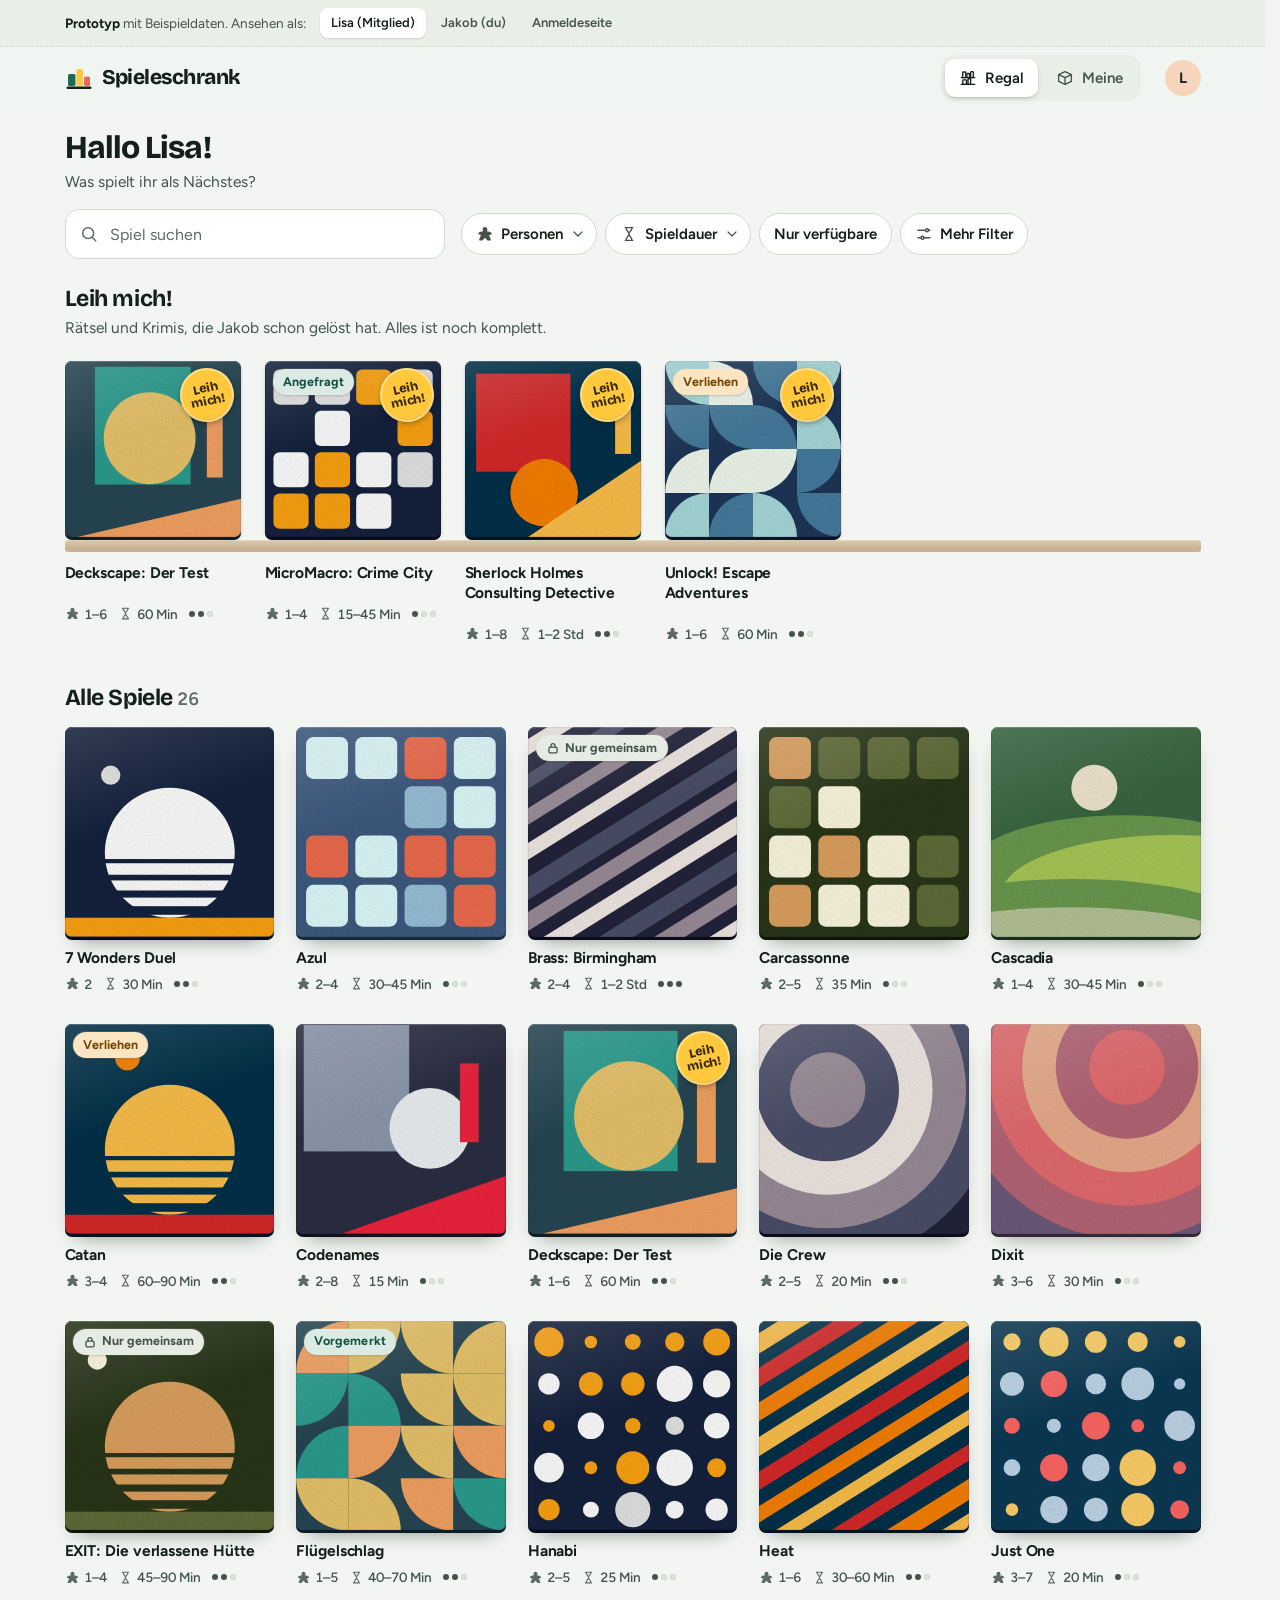
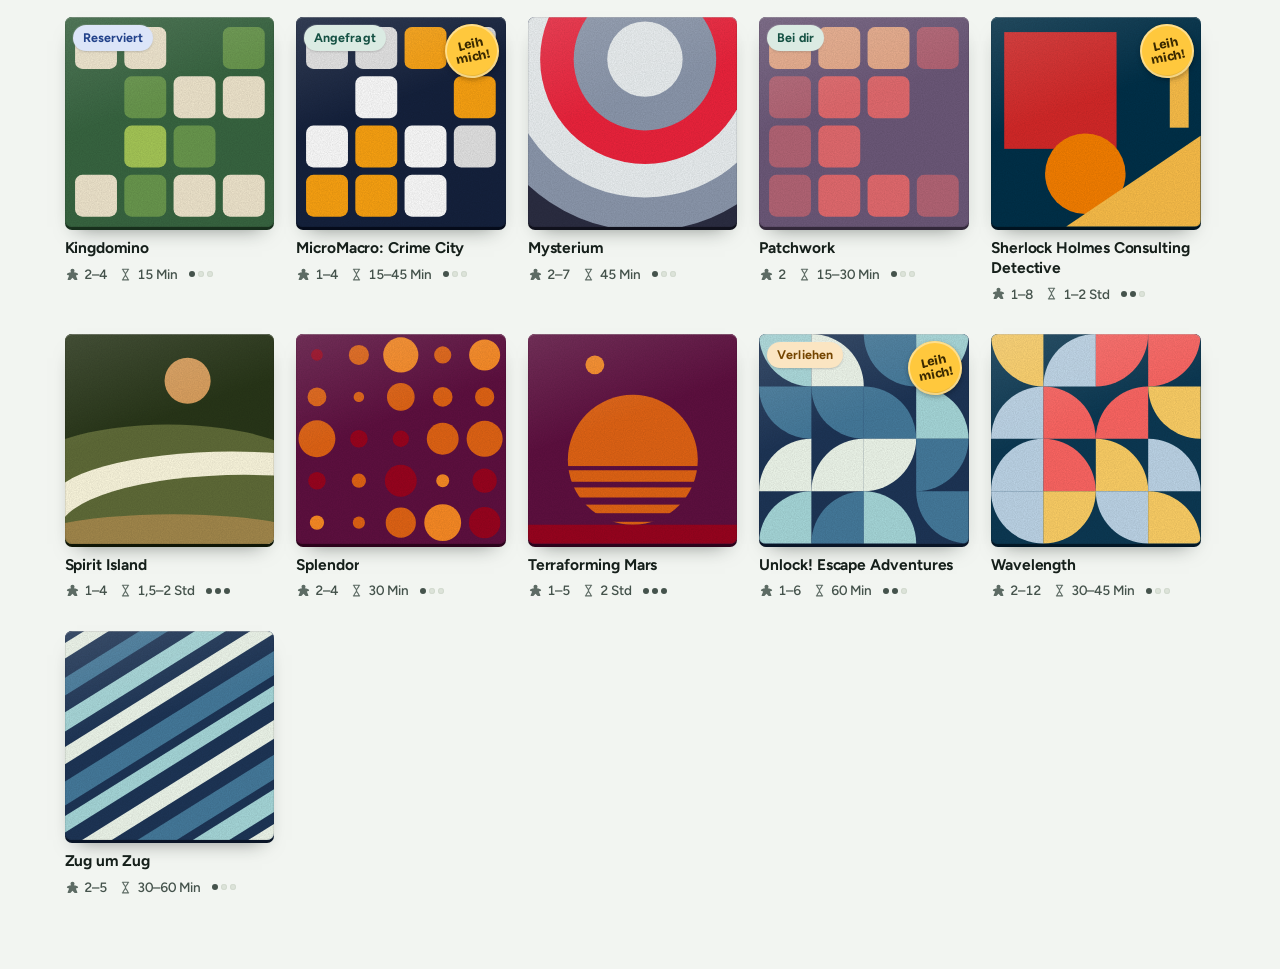
<file: prototyp/v1-2026-10-26/index-offline.html>
<!doctype html>
<html lang="de-AT">
<head>
<meta charset="utf-8">
<meta name="viewport" content="width=device-width, initial-scale=1, viewport-fit=cover">
<style>:root{color-scheme:light;padding-top:env(safe-area-inset-top,0px);padding-bottom:env(safe-area-inset-bottom,0px)}body{margin:0}img{max-width:100%}[hidden]{display:none!important}</style>
</head>
<body>
<title>Spieleschrank</title>
<meta name="claude:viewport-fit-sides" content="cover">
<!-- Offline-Variante: Schriften eingebettet (SIL Open Font License 1.1, siehe docs/schriften-lizenz) -->
<style>
@font-face { font-family: "Bricolage Grotesque"; font-style: normal; font-weight: 200 800; font-display: swap; src: url([data-uri]) format("woff2"); }
@font-face { font-family: "Figtree"; font-style: normal; font-weight: 300 900; font-display: swap; src: url([data-uri]) format("woff2"); }
</style>
<style>
/* Layout: ein Spieltisch. Die Cover tragen die Farbe, die Oberfläche bleibt ruhig in filzgrün getönten Neutraltönen.
   Handy: Tabs unten, Details als Blatt von unten. Desktop: Tabs oben, Details als Seitenpanel. */
:root {
  --bg: #F2F5F1;
  --surface: #FFFFFF;
  --surface-2: #E9EEE7;
  --surface-3: #DCE3D9;
  --line: #D2DACF;
  --fg: #16201B;
  --fg-2: #45534C;
  --fg-3: #5D6B64;
  --accent: #1F6B57;
  --accent-press: #175746;
  --accent-soft: #DBEBE3;
  --accent-ink: #155143;
  --on-accent: #FFFFFF;
  --felt: #1E604F;
  --on-felt: #FFFFFF;
  --on-felt-2: #CFE7DD;
  --sticker: #FFC83D;
  --sticker-ink: #3A2900;
  --lent-bg: #FBE5C2;
  --lent-ink: #744500;
  --res-bg: #DCE5F8;
  --res-ink: #22428A;
  --lock-bg: #E6EBE4;
  --lock-ink: #45534C;
  --danger: #B02A20;
  --danger-bg: #FBE2DE;
  --plank: #C7B291;
  --plank-top: #DCCBAE;
  --toast-bg: #16201B;
  --toast-fg: #F2F5F1;
  --toast-act: #9FDCC0;
  --scrim: rgba(14, 22, 18, .44);
  --shadow: 22 32 27;
  --brand-3: #E26D5A;
  --font-display: "Bricolage Grotesque", "Figtree", ui-sans-serif, system-ui, sans-serif;
  --font-body: "Figtree", ui-sans-serif, system-ui, -apple-system, "Segoe UI", Roboto, sans-serif;
  --ease: cubic-bezier(.2, .8, .2, 1);
  --ease-sheet: cubic-bezier(.32, .72, 0, 1);
  --grain: url("data:image/svg+xml,%3Csvg xmlns='http://www.w3.org/2000/svg' width='160' height='160'%3E%3Cfilter id='n'%3E%3CfeTurbulence type='fractalNoise' baseFrequency='.9' numOctaves='2' stitchTiles='stitch'/%3E%3CfeColorMatrix values='0 0 0 0 0 0 0 0 0 0 0 0 0 0 0 0 0 0 .6 0'/%3E%3C/filter%3E%3Crect width='100%25' height='100%25' filter='url(%23n)'/%3E%3C/svg%3E");
}
@media (prefers-color-scheme: dark) {
  :root:not([data-theme="light"]) {
    --bg: #0E1512; --surface: #151E1A; --surface-2: #1D2823; --surface-3: #26332D; --line: #2B3832;
    --fg: #E5EDE8; --fg-2: #B2C0B8; --fg-3: #93A29A;
    --accent: #7CC6A5; --accent-press: #95D3B8; --accent-soft: #1B382E; --accent-ink: #A3DCC2; --on-accent: #08201A;
    --felt: #123A30; --on-felt: #F1F7F4; --on-felt-2: #A9CDBF;
    --sticker: #F6C447; --sticker-ink: #2A1E00;
    --lent-bg: #3A2A12; --lent-ink: #F2C77C; --res-bg: #1C2845; --res-ink: #AEC4F4;
    --lock-bg: #222D28; --lock-ink: #B2C0B8; --danger: #F29A8F; --danger-bg: #3A1714;
    --plank: #4A3D2E; --plank-top: #5B4C3A;
    --toast-bg: #E5EDE8; --toast-fg: #0E1512; --toast-act: #1F6B57;
    --scrim: rgba(0, 0, 0, .58); --shadow: 0 0 0; --brand-3: #E98473;
    color-scheme: dark;
  }
}
:root[data-theme="dark"] {
  --bg: #0E1512; --surface: #151E1A; --surface-2: #1D2823; --surface-3: #26332D; --line: #2B3832;
  --fg: #E5EDE8; --fg-2: #B2C0B8; --fg-3: #93A29A;
  --accent: #7CC6A5; --accent-press: #95D3B8; --accent-soft: #1B382E; --accent-ink: #A3DCC2; --on-accent: #08201A;
  --felt: #123A30; --on-felt: #F1F7F4; --on-felt-2: #A9CDBF;
  --sticker: #F6C447; --sticker-ink: #2A1E00;
  --lent-bg: #3A2A12; --lent-ink: #F2C77C; --res-bg: #1C2845; --res-ink: #AEC4F4;
  --lock-bg: #222D28; --lock-ink: #B2C0B8; --danger: #F29A8F; --danger-bg: #3A1714;
  --plank: #4A3D2E; --plank-top: #5B4C3A;
  --toast-bg: #E5EDE8; --toast-fg: #0E1512; --toast-act: #1F6B57;
  --scrim: rgba(0, 0, 0, .58); --shadow: 0 0 0; --brand-3: #E98473;
  color-scheme: dark;
}

*, *::before, *::after { box-sizing: border-box; }
html { scrollbar-gutter: stable; -webkit-text-size-adjust: 100%; }
html.lock { overflow: hidden; }
body {
  background: var(--bg); color: var(--fg);
  font-family: var(--font-body); font-size: 16px; line-height: 1.5;
  -webkit-font-smoothing: antialiased; text-rendering: optimizeLegibility;
}
body::before {
  content: ""; position: fixed; inset: 0 0 auto; height: env(safe-area-inset-top, 0px);
  z-index: 10; background: var(--bg);
}
button { font: inherit; color: inherit; background: none; border: 0; padding: 0; margin: 0; cursor: pointer; -webkit-tap-highlight-color: transparent; text-align: center; }
input, textarea { font: inherit; color: inherit; }
h1, h2, h3, p { margin: 0; }
a { color: inherit; }
:focus-visible { outline: 2px solid var(--accent); outline-offset: 2px; }
.sr { position: absolute; width: 1px; height: 1px; overflow: hidden; clip: rect(0 0 0 0); white-space: nowrap; }

.i { width: 20px; height: 20px; flex: none; fill: none; stroke: currentColor; stroke-width: 1.8; stroke-linecap: round; stroke-linejoin: round; }
.wrap {
  width: 100%; max-width: 1200px; margin: 0 auto;
  padding-left: max(16px, env(safe-area-inset-left, 0px));
  padding-right: max(16px, env(safe-area-inset-right, 0px));
}
@media (min-width: 760px) {
  .wrap { padding-left: max(32px, env(safe-area-inset-left, 0px)); padding-right: max(32px, env(safe-area-inset-right, 0px)); }
}

/* ---------- Prototyp-Leiste ---------- */
.proto { background: var(--surface-2); border-bottom: 1px dashed var(--line); color: var(--fg-2); font-size: 13.5px; }
.proto-in { display: flex; flex-wrap: wrap; align-items: center; gap: 6px 14px; padding-block: 8px; }
.proto-label b { color: var(--fg); font-weight: 700; }
.proto-seg { display: flex; flex-wrap: wrap; gap: 4px; }
.proto-seg button { height: 30px; padding: 0 11px; border-radius: 8px; color: var(--fg-2); font-weight: 600; font-size: 13px; transition: background .15s, color .15s; }
.proto-seg button:hover { background: var(--surface-3); color: var(--fg); }
.proto-seg button[aria-pressed="true"] { background: var(--surface); color: var(--fg); box-shadow: 0 1px 2px rgb(var(--shadow) / .14); }

/* ---------- Kopfzeile & Tabs ---------- */
.topbar {
  position: sticky; top: env(safe-area-inset-top, 0px); z-index: 20;
  background: color-mix(in oklab, var(--bg) 86%, transparent);
  -webkit-backdrop-filter: blur(14px) saturate(1.4); backdrop-filter: blur(14px) saturate(1.4);
  border-bottom: 1px solid transparent; transition: border-color .2s;
}
.topbar.scrolled { border-bottom-color: var(--line); }
.topbar-in { display: flex; align-items: center; gap: 16px; height: 62px; }
.brand { display: inline-flex; align-items: center; gap: 9px; font-family: var(--font-display); font-weight: 760; font-size: 21px; letter-spacing: -.025em; border-radius: 10px; padding: 4px 6px 4px 2px; margin-left: -2px; }
.brand svg { width: 28px; height: 28px; }
.dtabs { display: none; margin-left: auto; gap: 4px; background: var(--surface-2); padding: 4px; border-radius: 14px; }
.dtab { position: relative; display: inline-flex; align-items: center; gap: 8px; height: 38px; padding: 0 14px; border-radius: 10px; font-weight: 600; font-size: 15px; color: var(--fg-2); transition: background .15s, color .15s; }
.dtab:hover { color: var(--fg); }
.dtab[aria-current="page"] { background: var(--surface); color: var(--fg); box-shadow: 0 1px 2px rgb(var(--shadow) / .12), 0 3px 8px -4px rgb(var(--shadow) / .25); }
.dtab .i { width: 18px; height: 18px; }
.badge { display: inline-grid; place-items: center; min-width: 20px; height: 20px; padding: 0 6px; border-radius: 999px; background: var(--accent); color: var(--on-accent); font-size: 12px; font-weight: 700; font-variant-numeric: tabular-nums; }
.avatar-btn { margin-left: auto; border-radius: 50%; transition: transform .15s var(--ease); }
.avatar-btn:active { transform: scale(.94); }
@media (min-width: 760px) {
  .dtabs { display: inline-flex; }
  .avatar-btn { margin-left: 8px; }
}
.av { display: inline-grid; place-items: center; width: 36px; height: 36px; border-radius: 50%; background: var(--avc, #CFE6D8); color: #1D2722; font-weight: 700; font-size: 15px; flex: none; }
.av.lg { width: 44px; height: 44px; font-size: 17px; }
.av.sm { width: 32px; height: 32px; font-size: 13.5px; }

.tabbar {
  position: fixed; left: 0; right: 0; bottom: 0; z-index: 25;
  display: grid; grid-template-columns: 1fr 1fr;
  padding: 6px max(12px, env(safe-area-inset-right, 0px)) calc(6px + env(safe-area-inset-bottom, 0px)) max(12px, env(safe-area-inset-left, 0px));
  background: color-mix(in oklab, var(--surface) 90%, transparent);
  -webkit-backdrop-filter: blur(16px) saturate(1.4); backdrop-filter: blur(16px) saturate(1.4);
  border-top: 1px solid var(--line);
}
.ttab { display: flex; flex-direction: column; align-items: center; gap: 3px; padding: 4px 0; color: var(--fg-2); font-size: 12.5px; font-weight: 650; }
.ttab-ic { position: relative; display: grid; place-items: center; width: 60px; height: 32px; border-radius: 999px; transition: background .2s var(--ease), color .2s; }
.ttab[aria-current="page"] { color: var(--fg); }
.ttab[aria-current="page"] .ttab-ic { background: var(--accent-soft); color: var(--accent-ink); }
.ttab .badge { position: absolute; top: -4px; right: 6px; min-width: 18px; height: 18px; font-size: 11px; padding: 0 5px; box-shadow: 0 0 0 2px var(--surface); }
@media (min-width: 760px) { .tabbar { display: none; } }

/* ---------- Ansicht ---------- */
.view { padding-top: 12px; padding-bottom: calc(110px + env(safe-area-inset-bottom, 0px)); }
@media (min-width: 760px) { .view { padding-top: 20px; padding-bottom: 72px; } }
.narrow { max-width: 780px; margin-inline: auto; }
.view.fade-in { animation: viewIn .24s var(--ease); }
@keyframes viewIn { from { opacity: 0; transform: translateY(6px); } }

.h1 { font-family: var(--font-display); font-weight: 750; font-size: 27px; line-height: 1.12; letter-spacing: -.028em; text-wrap: balance; }
.h2 { font-family: var(--font-display); font-weight: 700; font-size: 21px; line-height: 1.2; letter-spacing: -.018em; text-wrap: balance; }
.sub { color: var(--fg-2); font-size: 15.5px; }
@media (min-width: 760px) { .h1 { font-size: 32px; } .h2 { font-size: 23px; } }
.count { color: var(--fg-3); font-weight: 600; font-family: var(--font-body); font-size: .78em; letter-spacing: 0; margin-left: 4px; font-variant-numeric: tabular-nums; }
.link { color: var(--accent-ink); font-weight: 650; text-decoration: underline; text-decoration-thickness: 1.5px; text-underline-offset: 3px; text-decoration-color: color-mix(in oklab, var(--accent) 40%, transparent); border-radius: 4px; transition: text-decoration-color .15s; }
.link:hover { text-decoration-color: currentColor; }
:root .link { color: var(--accent); }

.page-head { display: flex; flex-wrap: wrap; align-items: flex-end; justify-content: space-between; gap: 12px 16px; margin-bottom: 18px; }
.page-head > div { display: grid; gap: 4px; min-width: 0; }

/* ---------- Suche & Filter ---------- */
.tools { display: grid; gap: 12px; margin: 16px 0 26px; }
@media (min-width: 760px) { .tools { grid-template-columns: minmax(260px, 380px) 1fr; align-items: center; gap: 12px 16px; } }
.search { position: relative; display: flex; align-items: center; }
.search > .i { position: absolute; left: 14px; color: var(--fg-3); pointer-events: none; }
.search input {
  width: 100%; height: 50px; padding: 0 46px 0 44px; border-radius: 14px;
  background: var(--surface); border: 1px solid var(--line); font-size: 16px; outline: none;
  transition: border-color .15s, box-shadow .15s;
}
.search input::placeholder { color: var(--fg-3); }
.search input:focus { border-color: var(--accent); box-shadow: 0 0 0 4px var(--accent-soft); }
.search input::-webkit-search-cancel-button { display: none; }
.search-clear { position: absolute; right: 6px; display: grid; place-items: center; width: 38px; height: 38px; border-radius: 10px; color: var(--fg-2); }
.search-clear:hover { background: var(--surface-2); }

.chips { display: flex; flex-wrap: wrap; gap: 8px; }
.chip {
  display: inline-flex; align-items: center; gap: 7px; height: 42px; padding: 0 14px;
  border-radius: 999px; background: var(--surface); border: 1px solid var(--line);
  font-weight: 620; font-size: 15px; color: var(--fg); white-space: nowrap;
  transition: background .18s, border-color .18s, color .18s, transform .12s var(--ease);
}
.chip .i { width: 18px; height: 18px; color: var(--fg-2); transition: color .18s; }
.chip .chev { width: 16px; height: 16px; margin-right: -4px; transition: transform .2s var(--ease); }
.chip[aria-expanded="true"] .chev { transform: rotate(180deg); }
.chip:hover { border-color: color-mix(in oklab, var(--fg) 28%, var(--line)); }
.chip:active { transform: scale(.97); }
.chip.on { background: var(--accent-soft); border-color: transparent; color: var(--accent-ink); }
.chip.on .i { color: var(--accent-ink); }
.chip .tick { width: 0; margin-right: -7px; opacity: 0; transition: width .2s var(--ease), margin .2s var(--ease), opacity .15s; }
.chip.on .tick { width: 18px; margin-right: 0; opacity: 1; }

.pop {
  position: absolute; z-index: 40; min-width: 240px; max-width: calc(100vw - 24px);
  background: var(--surface); border: 1px solid var(--line); border-radius: 18px; padding: 14px;
  box-shadow: 0 2px 4px rgb(var(--shadow) / .08), 0 20px 40px -14px rgb(var(--shadow) / .35);
  transform-origin: top left;
}
.pop.in { animation: popIn .18s var(--ease); }
@keyframes popIn { from { opacity: 0; transform: translateY(-4px) scale(.97); } }
.pop-title { font-weight: 700; font-size: 15px; margin: 2px 4px 12px; }
.numgrid { display: grid; grid-template-columns: repeat(4, 56px); gap: 8px; }
.num, .pop-any, .pop-opt {
  height: 50px; border-radius: 12px; background: var(--surface-2); font-weight: 700; font-size: 17px;
  font-variant-numeric: tabular-nums; transition: background .15s, color .15s, transform .12s var(--ease);
}
.num:hover, .pop-any:hover, .pop-opt:hover { background: var(--surface-3); }
.num:active, .pop-any:active, .pop-opt:active { transform: scale(.96); }
.num[aria-pressed="true"], .pop-any[aria-pressed="true"], .pop-opt[aria-pressed="true"] { background: var(--accent); color: var(--on-accent); }
.pop-any[aria-pressed="true"], .pop-opt.any[aria-pressed="true"] { background: var(--accent-soft); color: var(--accent-ink); }
.pop-any { width: 100%; margin-top: 8px; font-size: 15px; font-weight: 650; height: 44px; }
.pop-list { display: grid; gap: 6px; min-width: 232px; }
.pop-opt { height: 46px; padding: 0 14px; text-align: left; font-size: 15.5px; font-weight: 620; display: flex; align-items: center; justify-content: space-between; }
.pop-opt .i { opacity: 0; }
.pop-opt[aria-pressed="true"] .i { opacity: 1; }
.acct { display: flex; align-items: center; gap: 12px; padding: 4px 4px 14px; border-bottom: 1px solid var(--line); margin-bottom: 8px; }
.acct-name { font-weight: 700; }
.acct-role { color: var(--fg-2); font-size: 14px; }
.pop-item { text-align: left; display: flex; align-items: center; gap: 10px; width: 100%; height: 44px; padding: 0 10px; border-radius: 10px; font-weight: 600; color: var(--fg); }
.pop-item:hover { background: var(--surface-2); }

/* ---------- Abschnitte, Kacheln, Regal ---------- */
.section { display: grid; grid-template-columns: minmax(0, 1fr); gap: 16px; }
.section + .section { margin-top: 36px; }
.sec-head { display: grid; gap: 3px; }
.sec-head.inline { display: flex; flex-wrap: wrap; align-items: baseline; justify-content: space-between; gap: 6px 16px; }

.grid { display: grid; grid-template-columns: repeat(auto-fill, minmax(150px, 1fr)); gap: 24px 14px; }
@media (min-width: 760px) { .grid { grid-template-columns: repeat(auto-fill, minmax(178px, 1fr)); gap: 30px 22px; } }

.tile { display: flex; flex-direction: column; gap: 11px; min-width: 0; border-radius: 10px; text-align: left; }
.tile:focus-visible { outline-offset: 5px; }
.cover {
  position: relative; display: block; aspect-ratio: 1; max-width: 100%; border-radius: 7px; overflow: hidden; isolation: isolate;
  background: var(--tint, var(--surface-3));
  box-shadow: 0 3px 0 color-mix(in oklab, var(--tint, #888) 60%, #000), 0 12px 20px -12px rgb(var(--shadow) / .6);
  transition: transform .26s var(--ease), box-shadow .26s var(--ease);
}
.cover > svg { display: block; width: 100%; height: 100%; }
.cover::before { content: ""; position: absolute; inset: 0; z-index: 1; border-radius: inherit; pointer-events: none; box-shadow: inset 0 0 0 1px rgba(0, 0, 0, .08), inset 0 1px 0 rgba(255, 255, 255, .28); background: linear-gradient(160deg, rgba(255, 255, 255, .14), rgba(255, 255, 255, 0) 42%); }
.cover::after { content: ""; position: absolute; inset: 0; z-index: 1; pointer-events: none; background-image: var(--grain); opacity: .22; mix-blend-mode: multiply; }
@media (hover: hover) {
  .tile:hover .cover { transform: translateY(-4px); box-shadow: 0 3px 0 color-mix(in oklab, var(--tint, #888) 60%, #000), 0 20px 26px -14px rgb(var(--shadow) / .6); }
}
.tile:active .cover { transform: translateY(0) scale(.975); transition-duration: .1s; }

.tile-title { font-weight: 680; font-size: 15.5px; line-height: 1.28; letter-spacing: -.005em; display: -webkit-box; -webkit-line-clamp: 2; -webkit-box-orient: vertical; overflow: hidden; }
.meta { display: flex; flex-wrap: wrap; align-items: center; gap: 4px 11px; color: var(--fg-2); font-size: 13.5px; font-weight: 550; margin-top: -5px; font-variant-numeric: tabular-nums; }
.meta .m { display: inline-flex; align-items: center; gap: 4px; white-space: nowrap; }
.meta .i { width: 15px; height: 15px; color: var(--fg-3); }
.pips { display: inline-flex; gap: 3px; }
.pips i { width: 6px; height: 6px; border-radius: 50%; background: var(--surface-3); box-shadow: inset 0 0 0 1px var(--line); }
.pips i.on { background: var(--fg-2); box-shadow: none; }

.pill {
  position: absolute; z-index: 2; left: 8px; top: 8px;
  display: inline-flex; align-items: center; gap: 5px; height: 26px; padding: 0 10px; border-radius: 999px;
  font-size: 12.5px; font-weight: 700; letter-spacing: .005em; white-space: nowrap;
  background: var(--pb); color: var(--pi); box-shadow: 0 1px 2px rgba(0, 0, 0, .18), 0 0 0 1px rgba(255, 255, 255, .12);
}
.pill .i { width: 14px; height: 14px; stroke-width: 2.2; }
.t-lent { --pb: var(--lent-bg); --pi: var(--lent-ink); }
.t-res { --pb: var(--res-bg); --pi: var(--res-ink); }
.t-lock { --pb: var(--lock-bg); --pi: var(--lock-ink); }
.t-mine { --pb: var(--accent-soft); --pi: var(--accent-ink); }
.t-danger { --pb: var(--danger-bg); --pi: var(--danger); }
.t-ok { --pb: var(--surface-2); --pi: var(--fg-2); }

.sticker {
  position: absolute; z-index: 2; right: 7px; top: 7px; width: 54px; height: 54px; border-radius: 50%;
  display: grid; place-items: center; text-align: center; transform: rotate(-12deg);
  background: var(--sticker); color: var(--sticker-ink);
  font-family: var(--font-display); font-weight: 800; font-size: 12.5px; line-height: 1.02; letter-spacing: -.01em;
  box-shadow: 0 2px 5px rgba(0, 0, 0, .28), inset 0 0 0 2px rgba(255, 255, 255, .4), inset 0 -3px 0 rgba(0, 0, 0, .08);
}

/* Leih-mich-Regal mit Brett */
.feature { --cov: 150px; --row-pt: 6px; }
@media (min-width: 760px) { .feature { --cov: 176px; } }
.shelf { position: relative; margin-inline: calc(-1 * max(16px, env(safe-area-inset-left, 0px))); }
@media (min-width: 760px) { .shelf { margin-inline: 0; } }
.shelf::before {
  content: ""; position: absolute; z-index: 0; left: 0; right: 0;
  top: calc(var(--row-pt) + var(--cov) + 3px); height: 12px; border-radius: 3px;
  background: linear-gradient(var(--plank-top), var(--plank) 70%);
  box-shadow: 0 1px 0 rgba(255, 255, 255, .25) inset, 0 10px 14px -8px rgb(var(--shadow) / .45);
}
.shelf-row {
  position: relative; z-index: 1; display: grid; grid-auto-flow: column; grid-auto-columns: var(--cov); gap: 18px;
  overflow-x: auto; overscroll-behavior-x: contain; scroll-snap-type: x mandatory; scrollbar-width: none;
  padding: var(--row-pt) max(16px, env(safe-area-inset-left, 0px)) 4px;
  scroll-padding-inline: max(16px, env(safe-area-inset-left, 0px));
}
.shelf-row::-webkit-scrollbar { display: none; }
@media (min-width: 760px) { .shelf-row { padding-inline: 0; scrollbar-width: thin; gap: 24px; } }
.shelf-row .tile { scroll-snap-align: start; gap: 26px; }
.shelf-row .tile .cover { box-shadow: 0 3px 0 color-mix(in oklab, var(--tint, #888) 60%, #000), 0 2px 3px rgb(var(--shadow) / .25); }

/* Leerer Zustand */
.empty { display: grid; justify-items: center; text-align: center; gap: 10px; padding: 40px 16px 24px; max-width: 460px; margin: 0 auto; }
.empty .h2 { margin-top: 10px; }
.empty .btn { margin-top: 10px; }
.mini-pile { position: relative; width: 150px; height: 104px; }
.mini-pile .cover { position: absolute; width: 72px; }

/* ---------- Buttons & Formulare ---------- */
.btn {
  display: inline-flex; align-items: center; justify-content: center; gap: 8px;
  height: 52px; padding: 0 22px; border-radius: 14px; font-weight: 680; font-size: 16px; white-space: nowrap;
  transition: background .16s, color .16s, box-shadow .16s, transform .12s var(--ease), opacity .16s;
  text-decoration: none;
}
.btn:active { transform: scale(.975); }
.btn[disabled] { opacity: .45; cursor: not-allowed; transform: none; }
.btn-primary { background: var(--accent); color: var(--on-accent); box-shadow: inset 0 1px 0 rgba(255, 255, 255, .16), 0 8px 18px -10px rgb(var(--shadow) / .7); }
.btn-primary:hover:not([disabled]) { background: var(--accent-press); }
.btn-quiet { background: var(--surface-2); color: var(--fg); }
.btn-quiet:hover:not([disabled]) { background: var(--surface-3); }
.btn-danger { background: var(--danger-bg); color: var(--danger); }
.btn-danger:hover { filter: brightness(.97); }
.btn-ghost { color: var(--fg-2); }
.btn-ghost:hover { background: var(--surface-2); color: var(--fg); }
.btn-sm { height: 42px; padding: 0 16px; border-radius: 12px; font-size: 15px; }
.btn-block { width: 100%; }
.btn .i { width: 19px; height: 19px; }
.icon-btn { display: inline-grid; place-items: center; width: 42px; height: 42px; border-radius: 12px; color: var(--fg-2); transition: background .15s, color .15s, transform .12s var(--ease); }
.icon-btn:hover { background: var(--surface-2); color: var(--fg); }
.icon-btn:active { transform: scale(.94); }

.field { display: grid; gap: 8px; }
.label { font-weight: 680; font-size: 15px; }
.help { color: var(--fg-2); font-size: 14px; }
.input, .textarea {
  width: 100%; border-radius: 12px; border: 1px solid var(--line); background: var(--surface);
  font-size: 16px; outline: none; transition: border-color .15s, box-shadow .15s;
}
.input { height: 50px; padding: 0 14px; }
.textarea { min-height: 96px; padding: 12px 14px; resize: vertical; line-height: 1.45; }
.input:focus, .textarea:focus { border-color: var(--accent); box-shadow: 0 0 0 4px var(--accent-soft); }
.input::placeholder, .textarea::placeholder { color: var(--fg-3); }
.input[aria-invalid="true"] { border-color: var(--danger); }
.err { color: var(--danger); font-size: 14px; font-weight: 600; }
.opt { color: var(--fg-3); font-weight: 500; }

.seg { display: grid; grid-auto-flow: column; grid-auto-columns: 1fr; gap: 4px; padding: 4px; border-radius: 14px; background: var(--surface-2); }
.seg button { height: 44px; padding: 0 6px; border-radius: 10px; font-weight: 640; font-size: 15px; color: var(--fg-2); transition: background .18s, color .18s, box-shadow .18s; }
.seg button:hover { color: var(--fg); }
.seg button[aria-pressed="true"] { background: var(--surface); color: var(--fg); box-shadow: 0 1px 2px rgb(var(--shadow) / .14), 0 3px 8px -3px rgb(var(--shadow) / .22); }

.tags { display: flex; flex-wrap: wrap; gap: 8px; }
.tagbtn { height: 40px; padding: 0 14px; border-radius: 999px; border: 1px solid var(--line); background: var(--surface); font-weight: 620; font-size: 14.5px; transition: background .15s, border-color .15s, color .15s; display: inline-flex; align-items: center; gap: 6px; }
.tagbtn .i { width: 16px; height: 16px; display: none; }
.tagbtn[aria-pressed="true"] { background: var(--accent-soft); border-color: transparent; color: var(--accent-ink); }
.tagbtn[aria-pressed="true"] .i { display: block; }

.switch-row { display: flex; align-items: center; justify-content: space-between; gap: 16px; padding: 4px 0; }
.switch-row > div { display: grid; gap: 2px; min-width: 0; }
.switch { position: relative; flex: none; width: 52px; height: 32px; border-radius: 999px; background: var(--surface-3); transition: background .2s var(--ease); }
.switch::after { content: ""; position: absolute; top: 3px; left: 3px; width: 26px; height: 26px; border-radius: 50%; background: #fff; box-shadow: 0 1px 3px rgba(0, 0, 0, .3); transition: transform .24s var(--ease); }
.switch[aria-checked="true"] { background: var(--accent); }
.switch[aria-checked="true"]::after { transform: translateX(20px); }

.radios { display: grid; gap: 8px; }
.radio { position: relative; display: grid; grid-template-columns: 22px 1fr; gap: 12px; align-items: start; padding: 14px; border-radius: 14px; border: 1px solid var(--line); background: var(--surface); cursor: pointer; transition: border-color .15s, background .15s; }
.radio input { position: absolute; opacity: 0; pointer-events: none; }
.radio .dot { width: 22px; height: 22px; border-radius: 50%; border: 2px solid var(--fg-3); margin-top: 1px; display: grid; place-items: center; transition: border-color .15s; }
.radio .dot::after { content: ""; width: 10px; height: 10px; border-radius: 50%; background: var(--accent); transform: scale(0); transition: transform .2s var(--ease); }
.radio:has(input:checked) { border-color: var(--accent); background: color-mix(in oklab, var(--accent-soft) 45%, var(--surface)); }
.radio:has(input:checked) .dot { border-color: var(--accent); }
.radio:has(input:checked) .dot::after { transform: scale(1); }
.radio:has(input:focus-visible) { outline: 2px solid var(--accent); outline-offset: 2px; }
.radio b { font-weight: 680; display: block; }
.radio span span { color: var(--fg-2); font-size: 14px; }

.check { display: inline-flex; align-items: center; gap: 10px; font-weight: 600; cursor: pointer; user-select: none; }
.check input { position: absolute; opacity: 0; width: 1px; height: 1px; }
.check .box { display: grid; place-items: center; width: 24px; height: 24px; border-radius: 7px; border: 2px solid var(--fg-3); transition: background .15s, border-color .15s; }
.check .box .i { width: 16px; height: 16px; stroke-width: 2.6; color: var(--on-accent); opacity: 0; transition: opacity .15s; }
.check input:checked + .box { background: var(--accent); border-color: var(--accent); }
.check input:checked + .box .i { opacity: 1; }
.check input:focus-visible + .box { outline: 2px solid var(--accent); outline-offset: 2px; }

/* ---------- Bottom Sheet / Seitenpanel ---------- */
.sheet-root { position: fixed; inset: 0; z-index: 50; }
@media (min-width: 760px) { .sheet-root { right: auto; width: 100vw; } }
.scrim { position: absolute; inset: 0; background: var(--scrim); opacity: 0; transition: opacity .32s var(--ease); }
.sheet-root.open .scrim { opacity: 1; }
.sheet {
  position: absolute; left: 0; right: 0; bottom: 0;
  max-height: calc(100% - 28px - env(safe-area-inset-top, 0px));
  display: flex; flex-direction: column; overflow: hidden;
  background: var(--surface); border-radius: 24px 24px 0 0;
  box-shadow: 0 -10px 40px -10px rgb(var(--shadow) / .35);
  transform: translateY(102%); transition: transform .44s var(--ease-sheet);
  will-change: transform;
}
.sheet-root.open .sheet { transform: none; }
.sheet.dragging { transition: none; }
.grab { position: absolute; z-index: 3; top: 0; left: 0; right: 0; height: 26px; display: grid; place-items: center; touch-action: none; cursor: grab; }
.grab span { width: 40px; height: 5px; border-radius: 999px; background: color-mix(in oklab, var(--fg) 22%, transparent); }
.sheet-close { position: absolute; z-index: 4; top: 12px; right: max(12px, env(safe-area-inset-right, 0px)); background: color-mix(in oklab, var(--surface) 82%, transparent); -webkit-backdrop-filter: blur(8px); backdrop-filter: blur(8px); }
.sheet-scroll { flex: 1 1 auto; min-height: 0; overflow-y: auto; overscroll-behavior: contain; padding-bottom: 8px; }
.sheet-foot {
  flex: none; display: flex; gap: 10px; border-top: 1px solid var(--line); background: var(--surface);
  padding: 12px max(18px, env(safe-area-inset-right, 0px)) calc(12px + env(safe-area-inset-bottom, 0px)) max(18px, env(safe-area-inset-left, 0px));
}
.sheet-foot > .btn { flex: 1 1 0; }
.sheet-foot > .btn-quiet:first-child:not(:only-child) { flex: 0 1 auto; }
@media (min-width: 760px) {
  .sheet { left: auto; top: 0; width: min(468px, 100%); max-height: none; border-radius: 24px 0 0 24px; transform: translateX(104%); box-shadow: -16px 0 50px -20px rgb(var(--shadow) / .45); }
  .grab { display: none; }
}
.sheet-scroll.step-in > * { animation: stepIn .26s var(--ease) both; }
.sheet-foot.step-in { animation: stepIn .26s var(--ease) both; }
@keyframes stepIn { from { opacity: 0; transform: translateY(8px); } }
.pad { padding: 26px max(20px, env(safe-area-inset-right, 0px)) 8px max(20px, env(safe-area-inset-left, 0px)); }
.stack { display: grid; gap: 20px; }
.stack-s { display: grid; gap: 10px; }
.sheet-title { font-family: var(--font-display); font-weight: 750; font-size: 25px; line-height: 1.14; letter-spacing: -.025em; text-wrap: balance; outline: none; padding-right: 48px; }

.gs-head {
  display: grid; grid-template-columns: 116px 1fr; gap: 18px; align-items: end;
  padding: 34px max(20px, env(safe-area-inset-right, 0px)) 22px max(20px, env(safe-area-inset-left, 0px));
  background: linear-gradient(180deg, color-mix(in oklab, var(--tint) 30%, var(--surface)) 0%, color-mix(in oklab, var(--tint) 10%, var(--surface)) 70%, var(--surface) 100%);
}
.gs-head .cover { width: 116px; }
.gs-head .sticker { width: 46px; height: 46px; font-size: 11px; right: 5px; top: 5px; }
.gs-titles { display: grid; gap: 10px; min-width: 0; padding-bottom: 4px; }
.gs-titles .sheet-title { padding-right: 0; }
.tag { display: inline-flex; align-items: center; height: 26px; padding: 0 10px; border-radius: 999px; background: color-mix(in oklab, var(--surface) 70%, transparent); border: 1px solid color-mix(in oklab, var(--fg) 12%, transparent); font-size: 13px; font-weight: 620; color: var(--fg-2); }

.status { display: grid; grid-template-columns: 22px 1fr; gap: 12px; align-items: start; padding: 14px 16px; border-radius: 16px; background: var(--pb); color: var(--pi); font-weight: 620; line-height: 1.4; }
.status .i { margin-top: 1px; width: 22px; height: 22px; }
.status small { display: block; font-weight: 500; font-size: 14px; opacity: .9; margin-top: 3px; }

.facts { display: grid; grid-template-columns: 1fr 1fr; gap: 8px; }
.fact { display: grid; grid-template-columns: 24px 1fr; gap: 10px; align-items: center; padding: 12px 14px; border-radius: 14px; background: var(--surface-2); }
.fact .i { color: var(--fg-2); width: 22px; height: 22px; }
.fact b { display: block; font-weight: 700; font-size: 15.5px; line-height: 1.2; font-variant-numeric: tabular-nums; }
.fact span { display: block; font-size: 13px; color: var(--fg-2); }
.desc { font-size: 16.5px; line-height: 1.55; color: var(--fg); max-width: 62ch; }

.once { display: grid; gap: 12px; padding: 16px; border-radius: 16px; border: 1px dashed color-mix(in oklab, var(--fg) 24%, transparent); }
.once-head { display: flex; align-items: center; gap: 10px; font-weight: 700; }
.once-head .i { color: var(--fg-2); }
.once p { color: var(--fg-2); font-size: 15px; }
.togglebtn { justify-self: start; display: inline-flex; align-items: center; gap: 8px; height: 44px; padding: 0 16px 0 12px; border-radius: 999px; border: 1px solid var(--line); background: var(--surface); font-weight: 650; transition: background .18s, color .18s, border-color .18s, transform .12s var(--ease); }
.togglebtn .cb { display: grid; place-items: center; width: 22px; height: 22px; border-radius: 50%; border: 2px solid var(--fg-3); transition: background .18s, border-color .18s; }
.togglebtn .cb .i { width: 14px; height: 14px; stroke-width: 2.8; color: var(--on-accent); transform: scale(0); transition: transform .22s var(--ease); }
.togglebtn[aria-pressed="true"] { background: var(--accent-soft); border-color: transparent; color: var(--accent-ink); }
.togglebtn[aria-pressed="true"] .cb { background: var(--accent); border-color: var(--accent); }
.togglebtn[aria-pressed="true"] .cb .i { transform: scale(1); }
.togglebtn:active { transform: scale(.97); }
.people-line { font-size: 15px; color: var(--fg-2); }
.people-line b { color: var(--fg); font-weight: 650; }

.compact-head { display: grid; grid-template-columns: 64px 1fr; gap: 14px; align-items: center; }
.compact-head .cover { width: 64px; border-radius: 5px; }
.compact-head p { color: var(--fg-2); font-size: 14.5px; margin-top: 3px; }
.compact-head .sheet-title { font-size: 22px; }

.done { display: grid; grid-template-columns: minmax(0, 1fr); justify-items: center; text-align: center; gap: 12px; padding: 40px 24px 16px; }
.done p { color: var(--fg-2); max-width: 36ch; }
.done .btn { white-space: normal; height: auto; min-height: 52px; padding-block: 12px; max-width: 100%; }
.done-mark { width: 76px; height: 76px; }
.done-mark circle { fill: var(--accent-soft); transform-origin: 38px 38px; animation: markPop .38s var(--ease) both; }
.done-mark path { fill: none; stroke: var(--accent-ink); stroke-width: 5; stroke-linecap: round; stroke-linejoin: round; stroke-dasharray: 44; stroke-dashoffset: 44; animation: markDraw .42s .16s var(--ease) forwards; }
@keyframes markPop { from { transform: scale(.55); opacity: 0; } }
@keyframes markDraw { to { stroke-dashoffset: 0; } }

.cred { width: 100%; display: grid; gap: 2px; padding: 6px 0; border-radius: 16px; background: var(--surface-2); text-align: left; }
.cred div { display: flex; justify-content: space-between; align-items: center; gap: 12px; padding: 10px 16px; }
.cred div + div { border-top: 1px solid var(--line); }
.cred dt { color: var(--fg-2); font-size: 14px; }
.cred dd { margin: 0; font-weight: 750; font-size: 17px; letter-spacing: .01em; user-select: all; font-variant-numeric: tabular-nums; }

/* BGG-Suche */
.bgg-list { display: grid; gap: 4px; }
.bgg-row { display: grid; grid-template-columns: 52px 1fr auto; gap: 14px; align-items: center; padding: 10px; margin-inline: -10px; border-radius: 14px; text-align: left; transition: background .15s; }
.bgg-row:hover:not([disabled]) { background: var(--surface-2); }
.bgg-row[disabled] { cursor: default; }
.bgg-row[disabled] .cover { opacity: .55; }
.bgg-row .cover { width: 52px; border-radius: 4px; box-shadow: 0 2px 0 color-mix(in oklab, var(--tint) 60%, #000); }
.bgg-row b { display: block; font-weight: 680; line-height: 1.25; }
.bgg-row span span { display: block; color: var(--fg-2); font-size: 14px; }
.bgg-row .i { color: var(--fg-3); transform: rotate(-90deg); }
.mini-pill { font-size: 12.5px; font-weight: 700; padding: 4px 9px; border-radius: 999px; background: var(--surface-2); color: var(--fg-2); white-space: nowrap; }
.skel { border-radius: 8px; background: linear-gradient(90deg, var(--surface-2) 0%, var(--surface-3) 50%, var(--surface-2) 100%); background-size: 220% 100%; animation: shimmer 1.15s linear infinite; }
@keyframes shimmer { to { background-position: -220% 0; } }
.skel-row { display: grid; grid-template-columns: 52px 1fr; gap: 14px; align-items: center; padding: 10px 0; }
.skel-row .skel:first-child { width: 52px; height: 52px; }
.skel-lines { display: grid; gap: 8px; }
.examples { display: flex; flex-wrap: wrap; align-items: center; gap: 8px; color: var(--fg-2); font-size: 14px; }
.examples button { height: 34px; padding: 0 12px; border-radius: 999px; background: var(--surface-2); font-weight: 620; font-size: 14px; color: var(--fg); }
.examples button:hover { background: var(--surface-3); }
.bgg-note { color: var(--fg-3); font-size: 13px; }

/* ---------- Listen (Meine, Verwalten) ---------- */
.list { display: grid; gap: 10px; }
.row { display: flex; flex-wrap: wrap; align-items: center; gap: 10px 12px; padding: 10px; border-radius: 18px; background: var(--surface); border: 1px solid var(--line); transition: border-color .15s; }
.row-main { flex: 1 1 180px; min-width: 0; display: grid; grid-template-columns: 56px 1fr; gap: 14px; align-items: center; text-align: left; border-radius: 12px; padding: 2px; }
.row-main .cover { width: 56px; border-radius: 5px; box-shadow: 0 2px 0 color-mix(in oklab, var(--tint) 60%, #000), 0 6px 10px -6px rgb(var(--shadow) / .5); }
.row:has(.row-main:hover) { border-color: color-mix(in oklab, var(--fg) 22%, var(--line)); }
.row-text { display: grid; gap: 2px; min-width: 0; }
.row-title { font-weight: 680; line-height: 1.3; overflow: hidden; text-overflow: ellipsis; white-space: nowrap; }
.row-line { color: var(--fg-2); font-size: 14.5px; line-height: 1.35; }
.row-line.danger { color: var(--danger); font-weight: 650; }
.row-actions { display: flex; align-items: center; gap: 6px; margin-left: auto; }
.person { display: flex; flex-wrap: wrap; align-items: center; gap: 10px 14px; padding: 12px 14px; border-radius: 18px; background: var(--surface); border: 1px solid var(--line); }
.person-text { flex: 1 1 160px; min-width: 0; display: grid; gap: 1px; }
.person b { font-weight: 680; }
.person span { color: var(--fg-2); font-size: 14.5px; overflow-wrap: anywhere; }
.list-note { color: var(--fg-2); font-size: 14.5px; }
.quiet-empty { padding: 18px; border-radius: 18px; background: var(--surface-2); color: var(--fg-2); font-weight: 550; }

.req { display: grid; gap: 12px; padding: 16px; border-radius: 20px; background: var(--surface); border: 1px solid var(--line); }
.req-top { display: grid; grid-template-columns: auto 1fr 52px; gap: 12px; align-items: start; }
.req-top .cover { width: 52px; border-radius: 4px; box-shadow: 0 2px 0 color-mix(in oklab, var(--tint) 60%, #000); }
.req-text { display: grid; gap: 4px; min-width: 0; padding-top: 1px; }
.req-text p:first-child { line-height: 1.38; }
.req-text strong { font-weight: 720; }
.inline-link { font-weight: 720; text-decoration: underline; text-decoration-thickness: 1.5px; text-underline-offset: 3px; text-decoration-color: color-mix(in oklab, var(--fg) 30%, transparent); border-radius: 4px; }
.inline-link:hover { text-decoration-color: currentColor; }
.req-meta { display: flex; flex-wrap: wrap; align-items: center; gap: 4px 12px; color: var(--fg-2); font-size: 14px; }
.req-meta .m { display: inline-flex; align-items: center; gap: 5px; }
.req-meta .i { width: 16px; height: 16px; }
.bubble { justify-self: start; max-width: 100%; padding: 10px 14px; border-radius: 4px 16px 16px 16px; background: var(--surface-2); font-size: 15.5px; overflow-wrap: anywhere; }
.req-note { display: flex; gap: 8px; align-items: flex-start; color: var(--fg-2); font-size: 14.5px; }
.req-note .i { width: 18px; height: 18px; margin-top: 2px; }
.req-actions { display: flex; justify-content: flex-end; gap: 8px; flex-wrap: wrap; }
.decline { display: grid; gap: 10px; padding-top: 4px; }

/* ---------- Anmeldung ---------- */
.login { display: grid; min-height: 100%; }
@media (min-width: 880px) { .login { grid-template-columns: 1.05fr 1fr; min-height: max(640px, calc(100dvh - 48px)); } }
.felt { position: relative; isolation: isolate; overflow: hidden; background: var(--felt); color: var(--on-felt); }
.felt::after { content: ""; position: absolute; inset: 0; z-index: -1; background-image: var(--grain); opacity: .5; mix-blend-mode: multiply; }
.felt-in { display: grid; justify-items: center; gap: 18px; padding: 28px max(20px, env(safe-area-inset-right, 0px)) 34px max(20px, env(safe-area-inset-left, 0px)); text-align: center; }
@media (min-width: 880px) { .felt-in { height: 100%; align-content: center; padding: 48px; } }
.pile { position: relative; width: 300px; height: 218px; max-width: 100%; }
@media (min-width: 880px) { .pile { transform: scale(1.22); margin: 24px 0 40px; } }
.pbox { position: absolute; width: 118px; transform: rotate(var(--r)); animation: drop .62s var(--ease) both; animation-delay: var(--d); }
.pbox .cover { box-shadow: 0 4px 0 color-mix(in oklab, var(--tint) 55%, #000), 0 22px 30px -12px rgba(0, 0, 0, .55); }
@keyframes drop { from { opacity: 0; transform: translateY(-34px) rotate(calc(var(--r) - 7deg)); } }
.felt-brand { display: inline-flex; align-items: center; gap: 10px; font-family: var(--font-display); font-weight: 780; font-size: 30px; letter-spacing: -.03em; }
.felt-brand svg { width: 34px; height: 34px; }
.felt-line { color: var(--on-felt-2); font-size: 16.5px; max-width: 32ch; text-wrap: balance; }
.login-side { display: grid; align-content: center; padding: 30px max(20px, env(safe-area-inset-right, 0px)) 48px max(20px, env(safe-area-inset-left, 0px)); }
.login-form { width: 100%; max-width: 380px; margin: 0 auto; display: grid; gap: 18px; }
.pw { position: relative; }
.pw .input { padding-right: 52px; }
.pw-toggle { position: absolute; right: 5px; top: 5px; width: 40px; height: 40px; display: grid; place-items: center; border-radius: 10px; color: var(--fg-2); }
.pw-toggle:hover { background: var(--surface-2); }
.form-error { padding: 12px 14px; border-radius: 12px; background: var(--danger-bg); color: var(--danger); font-weight: 600; font-size: 15px; }
.login-alt { color: var(--fg-2); text-align: center; font-size: 15px; }

/* ---------- Toasts ---------- */
.toasts { position: fixed; z-index: 70; left: 0; right: 0; bottom: calc(var(--tabbar-h, 64px) + 14px + env(safe-area-inset-bottom, 0px)); display: grid; justify-items: center; padding-inline: max(12px, env(safe-area-inset-left, 0px)); pointer-events: none; }
html.sheet-open .toasts, .no-tabbar .toasts { bottom: calc(16px + env(safe-area-inset-bottom, 0px)); }
@media (min-width: 760px) { .toasts { bottom: 28px; } html.sheet-open .toasts { right: min(468px, 60vw); } }
.toast { pointer-events: auto; display: flex; align-items: center; gap: 14px; max-width: min(520px, 100%); padding: 10px 10px 10px 18px; min-height: 52px; border-radius: 16px; background: var(--toast-bg); color: var(--toast-fg); font-weight: 600; font-size: 15px; box-shadow: 0 16px 36px -14px rgba(0, 0, 0, .5); animation: toastIn .32s var(--ease-sheet); }
.toast.out { animation: toastOut .2s ease forwards; }
.toast span { flex: 1; min-width: 0; padding-block: 4px; }
.toast-act { flex: none; height: 36px; padding: 0 12px; border-radius: 10px; color: var(--toast-act); font-weight: 750; }
.toast-act:hover { background: color-mix(in oklab, var(--toast-fg) 12%, transparent); }
@keyframes toastIn { from { opacity: 0; transform: translateY(14px) scale(.98); } }
@keyframes toastOut { to { opacity: 0; transform: translateY(8px); } }

/* View Transitions beim Filtern: Kacheln gleiten an ihren neuen Platz */
::view-transition-old(root), ::view-transition-new(root) { animation: none; }
::view-transition-group(*) { animation-duration: .3s; animation-timing-function: cubic-bezier(.2, .8, .2, 1); }
::view-transition-old(*):only-child { animation: vtOut .16s ease both; }
::view-transition-new(*):only-child { animation: vtIn .26s .06s var(--ease) both; }
@keyframes vtOut { to { opacity: 0; transform: scale(.94); } }
@keyframes vtIn { from { opacity: 0; transform: scale(.94); } }

@media (prefers-reduced-motion: reduce) {
  *, *::before, *::after { animation-duration: .01ms !important; animation-delay: 0ms !important; animation-iteration-count: 1 !important; transition-duration: .01ms !important; scroll-behavior: auto !important; }
  .done-mark path { stroke-dashoffset: 0; }
}
</style>

<div class="proto" role="region" aria-label="Prototyp-Steuerung">
  <div class="wrap proto-in">
    <span class="proto-label"><b>Prototyp</b> mit Beispieldaten. Ansehen als:</span>
    <div class="proto-seg" id="proto-seg"></div>
  </div>
</div>
<div id="app"></div>
<div id="toasts" class="toasts" aria-live="polite"></div>
<div id="sheet" class="sheet-root" hidden>
  <div class="scrim" data-act="close-sheet"></div>
  <section class="sheet" id="sheet-panel" role="dialog" aria-modal="true" aria-labelledby="sheet-title">
    <div class="grab" id="sheet-grab" aria-hidden="true"><span></span></div>
    <button class="icon-btn sheet-close" data-act="close-sheet" aria-label="Schließen"><svg class="i" viewBox="0 0 24 24" aria-hidden="true"><path d="M6 6l12 12M18 6 6 18"/></svg></button>
    <div class="sheet-scroll" id="sheet-body"></div>
    <div class="sheet-foot" id="sheet-foot" hidden></div>
  </section>
</div>
<div id="pop" class="pop" role="dialog" hidden></div>

<script>
(() => {
'use strict';

/* ---------- Werkzeuge ---------- */
const $ = (s, r = document) => r.querySelector(s);
const esc = s => String(s ?? '').replace(/[&<>"']/g, c => ({ '&': '&amp;', '<': '&lt;', '>': '&gt;', '"': '&quot;', "'": '&#39;' }[c]));
const norm = s => String(s).toLowerCase().replace(/ß/g, 'ss').normalize('NFD').replace(/[̀-ͯ]/g, '');
const reduce = () => matchMedia('(prefers-reduced-motion: reduce)').matches;
const isMobile = () => matchMedia('(max-width: 759.98px)').matches;
const DAY = 864e5;
const T0 = (() => { const d = new Date(); d.setHours(0, 0, 0, 0); return d; })();
const day = n => new Date(T0.getTime() + n * DAY);
const addMonth = (d, n) => { const x = new Date(d); x.setMonth(x.getMonth() + n); return x; };
const DF = new Intl.DateTimeFormat('de-AT', { day: 'numeric', month: 'short' });
const fd = d => DF.format(d);
const tidy = s => String(s).replace(/\.\.(?=[\s“]|$)/g, '.');
const daysUntil = d => Math.round((d - T0) / DAY);
const ago = d => { const n = Math.round((T0 - d) / DAY); return n <= 0 ? 'heute' : n === 1 ? 'gestern' : `vor ${n} Tagen`; };
const iso = d => `${d.getFullYear()}-${String(d.getMonth() + 1).padStart(2, '0')}-${String(d.getDate()).padStart(2, '0')}`;
const parseISO = v => { if (!v) return null; const [y, m, dd] = v.split('-').map(Number); return (y && m && dd) ? new Date(y, m - 1, dd) : null; };

const ICONS = {
  search: '<circle cx="11" cy="11" r="6.5"/><path d="m20 20-4.2-4.2"/>',
  x: '<path d="M6 6l12 12M18 6 6 18"/>',
  meeple: '<path fill="currentColor" stroke="none" d="M12 2.75c1.79 0 3.25 1.46 3.25 3.25 0 .98-.44 1.86-1.13 2.46 3.4.38 6.88 1.43 6.88 3.29 0 1.07-1.67 1.53-3.66 1.66l2.42 6.03c.26.66-.22 1.36-.92 1.36h-3.43L12 17.1l-3.41 3.7H5.16c-.7 0-1.18-.7-.92-1.36l2.42-6.03C4.67 13.28 3 12.82 3 11.75c0-1.86 3.48-2.91 6.88-3.29A3.24 3.24 0 0 1 8.75 6 3.25 3.25 0 0 1 12 2.75z"/>',
  glass: '<path d="M7 3.5h10M7 20.5h10M8 3.5c0 4.5 4 5 4 8.5s-4 4-4 8.5M16 3.5c0 4.5-4 5-4 8.5s4 4 4 8.5"/>',
  lock: '<rect x="5" y="10.5" width="14" height="10" rx="2.5"/><path d="M8.5 10.5V8a3.5 3.5 0 0 1 7 0v2.5"/>',
  shelf: '<path d="M3 20.5h18M3 11.5h18"/><rect x="5" y="4" width="4" height="7.5" rx="1"/><rect x="10.5" y="6" width="3.5" height="5.5" rx="1"/><rect x="15.5" y="3.5" width="3.5" height="8" rx="1"/><rect x="5" y="14.5" width="5" height="6" rx="1"/><rect x="12" y="13" width="3.5" height="7.5" rx="1"/>',
  box: '<path d="M3.5 7.5 12 3.5l8.5 4v9L12 20.5l-8.5-4z"/><path d="M3.5 7.5 12 11.5l8.5-4M12 11.5v9"/>',
  inbox: '<path d="M4 13.5V6a2 2 0 0 1 2-2h12a2 2 0 0 1 2 2v7.5"/><path d="M4 13.5h4.5l1.5 2.5h4l1.5-2.5H20V18a2 2 0 0 1-2 2H6a2 2 0 0 1-2-2z"/>',
  eye: '<path d="M2.5 12S6 5.5 12 5.5 21.5 12 21.5 12 18 18.5 12 18.5 2.5 12 2.5 12z"/><circle cx="12" cy="12" r="3"/>',
  eyeoff: '<path d="M3 3l18 18"/><path d="M10.6 5.6c.46-.07.93-.1 1.4-.1 6 0 9.5 6.5 9.5 6.5a17 17 0 0 1-3 3.8M6.6 6.7C3.9 8.4 2.5 12 2.5 12S6 18.5 12 18.5c1.8 0 3.3-.5 4.6-1.3"/><path d="M9.9 9.9a3 3 0 0 0 4.2 4.2"/>',
  check: '<path d="m5 12.5 4.5 4.5L19 7.5"/>',
  chev: '<path d="m6 9 6 6 6-6"/>',
  plus: '<path d="M12 5v14M5 12h14"/>',
  copy: '<rect x="8.5" y="8.5" width="11" height="11" rx="2.5"/><path d="M15.5 8.5V6a2 2 0 0 0-2-2H6a2 2 0 0 0-2 2v7.5a2 2 0 0 0 2 2h2.5"/>',
  cal: '<rect x="4" y="5.5" width="16" height="14.5" rx="2.5"/><path d="M4 10h16M8.5 3.5v4M15.5 3.5v4"/>',
  chat: '<path d="M20.5 12a8.5 8.5 0 0 1-12.6 7.4L3.5 20.5l1.2-4.1A8.5 8.5 0 1 1 20.5 12z"/>',
  sliders: '<path d="M4 7h10M18 7h2M4 17h4M12 17h8"/><circle cx="16" cy="7" r="2"/><circle cx="10" cy="17" r="2"/>',
  person: '<circle cx="12" cy="8" r="3.5"/><path d="M5 20.5a7 7 0 0 1 14 0"/>',
  gauge: '<path d="M4 17a8 8 0 1 1 16 0"/><path d="m12 17 3.5-5"/>',
  logout: '<path d="M14.5 4.5H18a2 2 0 0 1 2 2v11a2 2 0 0 1-2 2h-3.5"/><path d="M10 16.5 5.5 12 10 7.5M5.5 12H15"/>',
  userplus: '<circle cx="10" cy="8" r="3.5"/><path d="M3.5 20.5a6.5 6.5 0 0 1 13 0M19 8v6M16 11h6"/>',
  puzzle: '<path d="M9.5 4.5a2 2 0 0 1 4 0V6H18v4.5h-1.5a2 2 0 0 0 0 4H18V19h-4.5v-1.5a2 2 0 0 0-4 0V19H5v-4.5h1.5a2 2 0 0 0 0-4H5V6h4.5z"/>',
  hand: '<path d="M7 11.5V6a1.5 1.5 0 0 1 3 0v4.5M10 10V4.5a1.5 1.5 0 0 1 3 0V10M13 10V5.5a1.5 1.5 0 0 1 3 0V12M16 9a1.5 1.5 0 0 1 3 0v4.5a7 7 0 0 1-7 7h-.5a6 6 0 0 1-4.6-2.2L4 15a1.6 1.6 0 0 1 2.3-2.2L7 13.5"/>'
};
const ic = (n, cls = '') => `<svg class="i ${cls}" viewBox="0 0 24 24" aria-hidden="true" focusable="false">${ICONS[n]}</svg>`;
const BRAND = '<svg viewBox="0 0 28 28" aria-hidden="true" focusable="false"><rect x="3" y="10" width="7.5" height="12" rx="1.6" fill="var(--accent)"/><rect x="11.5" y="5" width="6.5" height="17" rx="1.6" fill="var(--sticker)"/><rect x="19" y="12.5" width="6" height="9.5" rx="1.6" fill="var(--brand-3)"/><rect x="1.5" y="22.5" width="25" height="2.5" rx="1.25" fill="currentColor"/></svg>';

/* ---------- Generative Platzhalter-Cover (im echten Betrieb: Cover von BoardGameGeek) ---------- */
const PALETTES = [
  ['#264653', '#2A9D8F', '#E9C46A', '#F4A261'],
  ['#3D5A80', '#98C1D9', '#E0FBFC', '#EE6C4D'],
  ['#5F0F40', '#9A031E', '#FB8B24', '#E36414'],
  ['#0B3954', '#BFD7EA', '#FF6663', '#FFD166'],
  ['#2B2D42', '#8D99AE', '#EDF2F4', '#EF233C'],
  ['#283618', '#606C38', '#FEFAE0', '#DDA15E'],
  ['#1D3557', '#457B9D', '#A8DADC', '#F1FAEE'],
  ['#6D597A', '#B56576', '#E56B6F', '#EAAC8B'],
  ['#003049', '#D62828', '#F77F00', '#FCBF49'],
  ['#14213D', '#FCA311', '#E5E5E5', '#FFFFFF'],
  ['#386641', '#6A994E', '#A7C957', '#F2E8CF'],
  ['#22223B', '#4A4E69', '#9A8C98', '#F2E9E4']
];
const PATTERNS = ['rings', 'tiles', 'stripes', 'dots', 'hills', 'arcs', 'sun', 'blocks'];
const hash = s => { let h = 2166136261; for (const ch of s) { h ^= ch.codePointAt(0); h = Math.imul(h, 16777619); } return h >>> 0; };
const rngOf = seed => { let a = seed; return () => { a |= 0; a = a + 0x6D2B79F5 | 0; let t = Math.imul(a ^ a >>> 15, 1 | a); t = t + Math.imul(t ^ t >>> 7, 61 | t) ^ t; return ((t ^ t >>> 14) >>> 0) / 4294967296; }; };
const f1 = n => Math.round(n * 10) / 10;
const coverCache = new Map();
const palOf = g => PALETTES[(g.pal ?? hash(g.title)) % PALETTES.length];
const tintOf = g => palOf(g)[0];
function coverSVG(g) {
  const key = g.id || g.title;
  if (coverCache.has(key)) return coverCache.get(key);
  const r = rngOf(hash(key + g.title));
  const P = palOf(g);
  const c = i => P[i % 4];
  const pick = () => P[1 + Math.floor(r() * 3)];
  const pat = g.pat || PATTERNS[hash(g.title) % PATTERNS.length];
  let s = '';
  if (pat === 'rings') {
    const cx = f1(18 + r() * 64), cy = f1(18 + r() * 64);
    [82, 66, 50, 34, 18].forEach((rad, i) => { s += `<circle cx="${cx}" cy="${cy}" r="${rad}" fill="${c(1 + (i % 3))}"/>`; });
  } else if (pat === 'tiles') {
    const n = 4, sz = 20, gap = 3.5, off = (100 - (n * sz + (n - 1) * gap)) / 2;
    for (let y = 0; y < n; y++) for (let x = 0; x < n; x++) {
      if (r() < .16) continue;
      s += `<rect x="${f1(off + x * (sz + gap))}" y="${f1(off + y * (sz + gap))}" width="${sz}" height="${sz}" rx="3.5" fill="${pick()}"/>`;
    }
  } else if (pat === 'stripes') {
    s += '<g transform="rotate(-32 50 50)">';
    for (let i = -3; i < 9; i++) s += `<rect x="-50" y="${i * 14}" width="200" height="${f1(6 + r() * 5)}" fill="${c(1 + ((i + 9) % 3))}"/>`;
    s += '</g>';
  } else if (pat === 'dots') {
    for (let y = 0; y < 5; y++) for (let x = 0; x < 5; x++) s += `<circle cx="${10 + x * 20}" cy="${10 + y * 20}" r="${f1(2.5 + r() * 6.5)}" fill="${pick()}"/>`;
  } else if (pat === 'hills') {
    s += `<circle cx="${f1(22 + r() * 56)}" cy="${f1(22 + r() * 10)}" r="11" fill="${c(3)}"/>`;
    [[66, 1], [80, 2], [94, 1]].forEach(([y, ci]) => { s += `<ellipse cx="${f1(r() * 100)}" cy="${y}" rx="${f1(68 + r() * 22)}" ry="${f1(20 + r() * 9)}" fill="${c(ci)}"/>`; });
    s += `<ellipse cx="${f1(30 + r() * 40)}" cy="104" rx="80" ry="18" fill="${c(3)}" opacity=".55"/>`;
  } else if (pat === 'arcs') {
    const sz = 25;
    for (let y = 0; y < 4; y++) for (let x = 0; x < 4; x++) {
      const X = x * sz, Y = y * sz, k = Math.floor(r() * 4), fill = pick();
      const d = k === 0 ? `M${X} ${Y}H${X + sz}A${sz} ${sz} 0 0 1 ${X} ${Y + sz}Z`
        : k === 1 ? `M${X + sz} ${Y}V${Y + sz}A${sz} ${sz} 0 0 1 ${X} ${Y}Z`
        : k === 2 ? `M${X + sz} ${Y + sz}H${X}A${sz} ${sz} 0 0 1 ${X + sz} ${Y}Z`
        : `M${X} ${Y + sz}V${Y}A${sz} ${sz} 0 0 1 ${X + sz} ${Y + sz}Z`;
      s += `<path d="${d}" fill="${fill}"/>`;
    }
  } else if (pat === 'sun') {
    s += `<circle cx="50" cy="60" r="31" fill="${c(3)}"/>`;
    for (let i = 0; i < 5; i++) s += `<rect x="0" y="${63 + i * 7.5}" width="100" height="${f1(2 + i * .7)}" fill="${c(0)}"/>`;
    s += `<rect x="0" y="91" width="100" height="9" fill="${c(1)}"/><circle cx="${f1(14 + r() * 20)}" cy="${f1(14 + r() * 12)}" r="${f1(4 + r() * 4)}" fill="${c(2)}"/>`;
  } else {
    s += `<rect x="${f1(r() * 26)}" y="${f1(r() * 26)}" width="${f1(42 + r() * 26)}" height="${f1(42 + r() * 26)}" fill="${c(1)}"/>`;
    s += `<circle cx="${f1(42 + r() * 36)}" cy="${f1(42 + r() * 36)}" r="${f1(16 + r() * 13)}" fill="${c(2)}"/>`;
    s += `<path d="M${f1(r() * 36)} 100L100 ${f1(34 + r() * 46)}V100Z" fill="${c(3)}"/>`;
    s += `<rect x="${f1(64 + r() * 22)}" y="${f1(6 + r() * 16)}" width="9" height="${f1(28 + r() * 30)}" fill="${c(3)}"/>`;
  }
  const svg = `<svg viewBox="0 0 100 100" preserveAspectRatio="xMidYMid slice" aria-hidden="true" focusable="false"><rect width="100" height="100" fill="${c(0)}"/>${s}</svg>`;
  coverCache.set(key, svg);
  return svg;
}

/* ---------- Beispieldaten ---------- */
const GENRES = ['Familie', 'Strategie', 'Party', 'Kooperativ', 'Rätsel & Krimi', 'Zu zweit', 'Kartenspiel'];
const DIFF = { 1: 'leicht', 2: 'mittel', 3: 'anspruchsvoll' };
const AVC = ['#CFE6D8', '#F6D5BC', '#CADDF6', '#F3CFDB', '#E3D7F5', '#F5E3A8', '#D3E9C4', '#F2D9C9'];
const G = (id, title, players, time, age, diff, genres, desc, o = {}) => ({ id, title, players, time, age, diff, genres, desc, lendable: true, once: null, done: false, knownBy: [], ...o });

const S = {
  user: 'lisa', tab: 'regal', q: '',
  f: { players: null, time: null, avail: false, genres: [], diff: null, age: null },
  lastDur: '2w', lastPub: true,
  sheetView: null, form: {}, declining: null, popAnchor: null, bgg: { q: '', loading: false, results: null },
  users: [
    { id: 'jakob', name: 'Jakob', username: 'jakob', admin: true, ini: 'J', av: 0 },
    { id: 'lisa', name: 'Lisa', username: 'lisa', ini: 'L', av: 1 },
    { id: 'max', name: 'Max', username: 'max', ini: 'M', av: 2 },
    { id: 'sophie', name: 'Sophie', username: 'sophie', ini: 'S', av: 3 },
    { id: 'thomas', name: 'Thomas', username: 'thomas', ini: 'T', av: 4 },
    { id: 'erika', name: 'Oma Erika', username: 'erika', ini: 'E', av: 5 }
  ],
  games: [
    G('azul', 'Azul', [2, 4], [30, 45], 8, 1, ['Familie', 'Strategie'], 'Bunte Fliesen auswählen und damit eine Palastwand gestalten. Schnell erklärt, und trotzdem knobelt man jede Runde.', { pal: 1, pat: 'tiles' }),
    G('cascadia', 'Cascadia', [1, 4], [30, 45], 10, 1, ['Familie'], 'Landschaften und Tiere aneinanderlegen, bis ein stimmiges Naturgebiet entsteht. Ruhig, entspannt und sehr schön anzuschauen.', { pal: 10, pat: 'hills' }),
    G('fluegelschlag', 'Flügelschlag', [1, 5], [40, 70], 10, 2, ['Strategie', 'Familie'], 'Vögel in drei Lebensräume locken und daraus kleine Kettenreaktionen bauen. Ein Kennerspiel, das sich sehr freundlich anfühlt.', { pal: 0, pat: 'arcs' }),
    G('codenames', 'Codenames', [2, 8], [15, 15], 14, 1, ['Party'], 'Zwei Teams, ein einziges Wort als Hinweis: Wer findet zuerst alle eigenen Begriffe? Ideal für größere Runden.', { pal: 4, pat: 'blocks' }),
    G('catan', 'Catan', [3, 4], [60, 90], 10, 2, ['Familie', 'Strategie'], 'Rohstoffe sammeln, tauschen, Straßen und Städte bauen. Der Klassiker für Abende mit viel Verhandeln.', { pal: 8, pat: 'sun' }),
    G('carcassonne', 'Carcassonne', [2, 5], [35, 35], 7, 1, ['Familie'], 'Plättchen für Plättchen wächst eine Landschaft mit Städten, Wegen und Klöstern. Funktioniert auch wunderbar mit Kindern.', { pal: 5, pat: 'tiles' }),
    G('zugumzug', 'Zug um Zug', [2, 5], [30, 60], 8, 1, ['Familie'], 'Waggonkarten sammeln und Bahnstrecken quer durch Nordamerika legen. Einfache Regeln, viel Spannung gegen Ende.', { pal: 6, pat: 'stripes' }),
    G('dixit', 'Dixit', [3, 6], [30, 30], 8, 1, ['Party', 'Familie'], 'Traumhafte Bildkarten und ein Hinweis dazu. Wer die passende Karte errät, punktet. Schön für gemischte Runden.', { pal: 7, pat: 'rings' }),
    G('patchwork', 'Patchwork', [2, 2], [15, 30], 8, 1, ['Zu zweit'], 'Zu zweit um die Wette eine Flickendecke nähen. Ein kleines Puzzle-Duell für zwischendurch.', { pal: 7, pat: 'tiles' }),
    G('duel', '7 Wonders Duel', [2, 2], [30, 30], 10, 2, ['Zu zweit', 'Strategie'], 'Zwei Zivilisationen, drei Zeitalter und mehrere Wege zum Sieg. Das Duell für alle, die gern tüfteln.', { pal: 9, pat: 'sun' }),
    G('splendor', 'Splendor', [2, 4], [30, 30], 10, 1, ['Familie', 'Kartenspiel'], 'Edelsteine sammeln, Karten kaufen, Adelige anlocken. Schnell gelernt und angenehm kurz.', { pal: 2, pat: 'dots' }),
    G('kingdomino', 'Kingdomino', [2, 4], [15, 15], 8, 1, ['Familie'], 'Aus Dominosteinen ein kleines Königreich bauen. Eine Viertelstunde, auch mit jüngeren Kindern ein Erfolg.', { pal: 10, pat: 'tiles' }),
    G('justone', 'Just One', [3, 7], [20, 20], 8, 1, ['Party', 'Kooperativ'], 'Alle schreiben einen Hinweis auf, doppelte fliegen raus. Gemeinsam rät man so viele Begriffe wie möglich.', { pal: 3, pat: 'dots' }),
    G('crew', 'Die Crew', [2, 5], [20, 20], 10, 2, ['Kooperativ', 'Kartenspiel'], 'Ein Stichspiel, in dem alle zusammenarbeiten und kaum reden dürfen. Fünfzig Missionen, jede ein bisschen kniffliger.', { pal: 11, pat: 'rings' }),
    G('tfm', 'Terraforming Mars', [1, 5], [120, 120], 12, 3, ['Strategie'], 'Konzerne machen den Mars bewohnbar. Lang und komplex, aber sehr befriedigend für alle, die gern planen.', { pal: 2, pat: 'sun' }),
    G('spirit', 'Spirit Island', [1, 4], [90, 120], 13, 3, ['Kooperativ', 'Strategie'], 'Gemeinsam als Naturgeister eine Insel gegen Eindringlinge verteidigen. Anspruchsvoll und sehr belohnend.', { pal: 5, pat: 'hills' }),
    G('brass', 'Brass: Birmingham', [2, 4], [60, 120], 14, 3, ['Strategie'], 'Wirtschaftsspiel zur industriellen Revolution mit Kanälen, Eisenbahnen und Krediten. Am besten mit Erklärung von Jakob.', { pal: 11, pat: 'stripes', lendable: false }),
    G('heat', 'Heat', [1, 6], [30, 60], 10, 2, ['Familie', 'Strategie'], 'Autorennen mit Karten: Gas geben, Kurven erwischen, den Motor nicht überhitzen. Spannend bis zur Ziellinie.', { pal: 8, pat: 'stripes' }),
    G('hanabi', 'Hanabi', [2, 5], [25, 25], 8, 1, ['Kooperativ', 'Kartenspiel'], 'Alle sehen die Karten der anderen, nur die eigenen nicht. Zusammen ein Feuerwerk zünden.', { pal: 9, pat: 'dots' }),
    G('wavelength', 'Wavelength', [2, 12], [30, 45], 14, 1, ['Party'], 'Wo auf der Skala liegt der Hinweis? Ein Ratespiel übers Bauchgefühl, das jede Runde zum Diskutieren bringt.', { pal: 3, pat: 'arcs' }),
    G('mysterium', 'Mysterium', [2, 7], [45, 45], 10, 1, ['Kooperativ', 'Rätsel & Krimi'], 'Ein Geist schickt Traumbilder, alle anderen lösen damit gemeinsam einen Mordfall. Stimmungsvoll und ganz ohne Worte.', { pal: 4, pat: 'rings' }),
    G('sherlock', 'Sherlock Holmes Consulting Detective', [1, 8], [60, 120], 12, 2, ['Rätsel & Krimi', 'Kooperativ'], 'Zehn Fälle im viktorianischen London: Zeitungen lesen, Spuren verfolgen, Hinweise kombinieren.', { pal: 8, pat: 'blocks', once: 'intakt', done: true, knownBy: ['max'] }),
    G('unlock', 'Unlock! Escape Adventures', [1, 6], [60, 60], 10, 2, ['Rätsel & Krimi'], 'Drei Escape-Abenteuer mit Karten und einer Begleit-App. Der Zeitdruck macht es richtig spannend.', { pal: 6, pat: 'arcs', once: 'intakt', done: true }),
    G('micromacro', 'MicroMacro: Crime City', [1, 4], [15, 45], 12, 1, ['Rätsel & Krimi', 'Kooperativ'], 'Ein riesiger Stadtplan voller kleiner Verbrechen. Mit der Lupe Spuren suchen und Fall für Fall lösen.', { pal: 9, pat: 'tiles', once: 'intakt', done: true }),
    G('deckscape', 'Deckscape: Der Test', [1, 6], [60, 60], 12, 2, ['Rätsel & Krimi'], 'Ein Escape-Room in einem kleinen Kartenstapel. Passt in jede Jackentasche für den nächsten Rätselabend.', { pal: 0, pat: 'blocks', once: 'intakt', done: true, knownBy: ['lisa'] }),
    G('exit', 'EXIT: Die verlassene Hütte', [1, 4], [45, 90], 12, 2, ['Rätsel & Krimi'], 'Klassisches Escape-Spiel, bei dem Material beschriftet und zerschnitten wird. Noch ungespielt.', { pal: 5, pat: 'sun', once: 'verbraucht', lendable: false })
  ],
  loans: [],
  access: [{ id: 'a1', name: 'Onkel Peter', contact: 'peter@example.at', created: day(-1) }]
};
let seq = 1;
const L = (gameId, userId, status, o = {}) => ({ id: 'l' + (seq++), gameId, userId, status, created: day(-1), wish: 'asap', wishDate: null, msg: '', due: null, start: null, pub: true, dur: '2w', fixedDue: null, ...o });
S.loans = [
  L('fluegelschlag', 'max', 'verliehen', { start: day(-9), due: day(5), created: day(-11) }),
  L('catan', 'erika', 'verliehen', { start: day(-20), due: null, pub: false, dur: 'open', created: day(-21) }),
  L('unlock', 'sophie', 'verliehen', { start: day(-24), due: day(-3), created: day(-25) }),
  L('patchwork', 'lisa', 'verliehen', { start: day(-4), due: day(10), created: day(-6) }),
  L('kingdomino', 'thomas', 'reserviert', { created: day(-2) }),
  L('cascadia', 'max', 'angefragt', { created: day(0), wish: 'date', wishDate: day(5), msg: 'Für unseren Spieleabend am Wochenende!' }),
  L('micromacro', 'lisa', 'angefragt', { created: day(-1), msg: 'Würde ich gern mit Paul ausprobieren.' }),
  L('fluegelschlag', 'lisa', 'angefragt', { created: day(-2) }),
  L('sherlock', 'thomas', 'angefragt', { created: day(-3), msg: 'Klingt genau richtig für unsere Krimirunde.' })
];

const BGG = [
  { title: 'Akropolis', year: 2022, players: [2, 4], time: [25, 25], age: 8, diff: 1, genres: ['Familie', 'Strategie'], pal: 2, pat: 'blocks' },
  { title: 'Sky Team', year: 2023, players: [2, 2], time: [15, 15], age: 12, diff: 2, genres: ['Zu zweit', 'Kooperativ'], pal: 6, pat: 'stripes' },
  { title: 'Dorfromantik: Das Brettspiel', year: 2022, players: [1, 6], time: [30, 60], age: 8, diff: 1, genres: ['Familie', 'Kooperativ'], pal: 10, pat: 'hills' },
  { title: 'Detective: Ein Krimi-Brettspiel', year: 2018, players: [1, 5], time: [120, 180], age: 16, diff: 3, genres: ['Rätsel & Krimi', 'Kooperativ'], once: 'intakt', pal: 4, pat: 'blocks' },
  { title: 'Codenames: Duett', year: 2017, players: [2, 2], time: [15, 15], age: 11, diff: 1, genres: ['Zu zweit', 'Kooperativ'], pal: 5, pat: 'tiles' },
  { title: 'Harmonies', year: 2024, players: [1, 4], time: [30, 45], age: 10, diff: 1, genres: ['Familie'], pal: 1, pat: 'hills' },
  { title: 'Love Letter', year: 2012, players: [2, 6], time: [20, 20], age: 10, diff: 1, genres: ['Kartenspiel', 'Party'], pal: 7, pat: 'rings' },
  { title: 'Qwirkle', year: 2006, players: [2, 4], time: [45, 45], age: 6, diff: 1, genres: ['Familie'], pal: 3, pat: 'dots' },
  { title: 'Zug um Zug: Europa', year: 2005, players: [2, 5], time: [30, 60], age: 8, diff: 1, genres: ['Familie'], pal: 8, pat: 'stripes' },
  { title: 'Tiny Towns', year: 2019, players: [1, 6], time: [45, 60], age: 14, diff: 2, genres: ['Strategie'], pal: 11, pat: 'tiles' },
  { title: 'Azul', year: 2017, players: [2, 4], time: [30, 45], age: 8, diff: 1, genres: ['Familie', 'Strategie'], pal: 1, pat: 'tiles' },
  { title: 'Azul: Sommerpavillon', year: 2019, players: [2, 4], time: [30, 45], age: 8, diff: 2, genres: ['Familie', 'Strategie'], pal: 7, pat: 'arcs' },
  { title: 'Cascadia', year: 2021, players: [1, 4], time: [30, 45], age: 10, diff: 1, genres: ['Familie'], pal: 10, pat: 'hills' }
];

/* ---------- Abgeleitete Zustände ---------- */
const me = () => S.users.find(u => u.id === S.user);
const isAdmin = () => !!me()?.admin;
const userById = id => S.users.find(u => u.id === id) || { name: 'Unbekannt', ini: '?', av: 7 };
const uname = id => userById(id).name;
const gameById = id => S.games.find(g => g.id === id);
const loanById = id => S.loans.find(l => l.id === id);
const current = gid => S.loans.find(l => l.gameId === gid && (l.status === 'verliehen' || l.status === 'reserviert'));
const pending = gid => S.loans.filter(l => l.gameId === gid && l.status === 'angefragt').sort((a, b) => a.created - b.created);
const pendingAll = () => S.loans.filter(l => l.status === 'angefragt').sort((a, b) => a.created - b.created);
const myOpen = () => S.loans.filter(l => l.userId === S.user && ['angefragt', 'reserviert', 'verliehen'].includes(l.status));
const mineFor = gid => S.loans.find(l => l.gameId === gid && l.userId === S.user && ['angefragt', 'reserviert', 'verliehen'].includes(l.status));
const overdue = l => l.status === 'verliehen' && l.due && l.due < T0;
const isAvailable = g => g.lendable && !current(g.id);
const isLeihMich = g => g.once === 'intakt' && g.done && g.lendable;
const queuePos = l => pending(l.gameId).findIndex(x => x.id === l.id) + 1;

const playersText = g => g.players[0] === g.players[1] ? `${g.players[0]}` : `${g.players[0]}–${g.players[1]}`;
const playersLong = g => g.players[0] === g.players[1] ? (g.players[0] === 1 ? '1 Person' : `${g.players[0]} Personen`) : `${g.players[0]} bis ${g.players[1]} Personen`;
const hrs = n => (n / 60).toLocaleString('de-AT', { maximumFractionDigits: 1 });
const timeText = g => { const [a, b] = g.time; if (b <= 90) return a === b ? `${a} Min` : `${a}–${b} Min`; return a === b ? `${hrs(a)} Std` : `${hrs(a)}–${hrs(b)} Std`; };
const timeLong = g => timeText(g).replace('Min', 'Minuten').replace('Std', 'Stunden').replace('–', ' bis ');
const pips = d => `<span class="pips" aria-hidden="true">${[1, 2, 3].map(i => `<i class="${i <= d ? 'on' : ''}"></i>`).join('')}</span>`;
const avatar = (u, cls = '') => `<span class="av ${cls}" style="--avc:${AVC[u.av % AVC.length]}" aria-hidden="true">${esc(u.ini)}</span>`;
const coverEl = (g, extra = '') => `<span class="cover" style="--tint:${tintOf(g)}">${coverSVG(g)}${extra}</span>`;
const STICKER = '<span class="sticker" aria-hidden="true">Leih<br>mich!</span>';

function dueAfterHandover(l) {
  if (l.dur === '2w') return day(14);
  if (l.dur === '1m') return addMonth(T0, 1);
  if (l.dur === 'date') return l.fixedDue;
  return null;
}
function durLabel(l) {
  if (l.dur === '2w') return '2 Wochen ab Übergabe';
  if (l.dur === '1m') return '1 Monat ab Übergabe';
  if (l.dur === 'date' && l.fixedDue) return `bis ${fd(l.fixedDue)}`;
  return 'ohne festes Rückgabedatum';
}

/* Abzeichen nur für Ausnahmen. Verfügbar ist der Normalfall und bleibt unmarkiert. */
function pillFor(g) {
  const admin = isAdmin();
  const cur = current(g.id);
  if (!admin) {
    const mine = mineFor(g.id);
    if (mine) {
      if (mine.status === 'verliehen') return overdue(mine) ? { t: 'Rückgabe fällig', tone: 'danger' } : { t: 'Bei dir', tone: 'mine' };
      if (mine.status === 'reserviert') return { t: 'Abholbereit', tone: 'mine' };
      return { t: cur ? 'Vorgemerkt' : 'Angefragt', tone: 'mine' };
    }
  }
  if (!g.lendable) return { t: 'Nur gemeinsam', tone: 'lock', icon: 'lock' };
  if (cur) {
    if (cur.status === 'reserviert') return { t: 'Reserviert', tone: 'res' };
    if (admin && overdue(cur)) return { t: 'Überfällig', tone: 'danger' };
    return { t: 'Verliehen', tone: 'lent' };
  }
  if (admin) { const n = pending(g.id).length; if (n) return { t: n === 1 ? '1 Anfrage' : `${n} Anfragen`, tone: 'mine' }; }
  return null;
}
const pillHTML = p => `<span class="pill t-${p.tone}">${p.icon ? ic(p.icon) : ''}${esc(p.t)}</span>`;

function statusFor(g) {
  const admin = isAdmin(), cur = current(g.id), pend = pending(g.id);
  if (admin) {
    if (!g.lendable) return { tone: 'lock', icon: 'lock', text: 'Nicht verleihbar.', sub: 'Alle anderen sehen „Nur gemeinsam“.' };
    if (cur && cur.status === 'verliehen') {
      const who = uname(cur.userId);
      const vis = cur.pub ? 'Alle sehen, bei wem es ist.' : `Nur du und ${who} sehen, bei wem es ist.`;
      const wait = pend.length ? ` Vorgemerkt: ${pend.map(l => uname(l.userId)).join(', ')}.` : '';
      if (overdue(cur)) return { tone: 'danger', icon: 'glass', text: `Bei ${who}. Die Rückgabe war für ${fd(cur.due)} geplant.`, sub: vis + wait };
      return { tone: 'lent', icon: 'box', text: cur.due ? `Bei ${who} bis ${fd(cur.due)}.` : `Bei ${who}, ohne festes Rückgabedatum.`, sub: vis + wait };
    }
    if (cur) return { tone: 'res', icon: 'cal', text: `Für ${uname(cur.userId)} reserviert, noch nicht übergeben.`, sub: `Leihdauer: ${durLabel(cur)}.` };
    if (pend.length) return { tone: 'mine', icon: 'inbox', text: `Angefragt von ${pend.map(l => uname(l.userId)).join(', ')}.`, sub: 'Annehmen kannst du unter Verwalten.' };
    return { tone: 'ok', icon: 'check', text: 'Steht im Regal und ist frei.' };
  }
  const mine = mineFor(g.id);
  if (mine) {
    if (mine.status === 'verliehen') {
      if (overdue(mine)) return { tone: 'danger', icon: 'glass', text: `Bei dir. Die Rückgabe war für ${fd(mine.due)} geplant.`, sub: 'Bring es Jakob einfach beim nächsten Treffen mit.' };
      return { tone: 'mine', icon: 'box', text: mine.due ? `Bei dir bis ${fd(mine.due)}.` : 'Bei dir, ohne festes Rückgabedatum.', sub: 'Die Rückgabe trägt Jakob ein, sobald er es wieder hat.' };
    }
    if (mine.status === 'reserviert') return { tone: 'mine', icon: 'cal', text: 'Für dich reserviert.', sub: 'Mach mit Jakob aus, wann du es abholst.' };
    if (current(g.id)) return { tone: 'mine', icon: 'check', text: `Vorgemerkt. Du bist Nummer ${queuePos(mine)} in der Reihe.`, sub: 'Sobald es zurück ist, meldet sich Jakob.' };
    return { tone: 'mine', icon: 'check', text: `Angefragt ${ago(mine.created)}.`, sub: 'Jakob meldet sich bei dir.' };
  }
  if (!g.lendable) return { tone: 'lock', icon: 'lock', text: 'Spielt Jakob lieber gemeinsam mit dir.', sub: g.once === 'verbraucht' ? 'Beim Spielen wird Material verbraucht.' : 'Frag ihn einfach beim nächsten Treffen.' };
  if (cur) {
    const who = uname(cur.userId);
    if (cur.status === 'reserviert') return { tone: 'res', icon: 'cal', text: cur.pub ? `Gerade für ${who} reserviert.` : 'Gerade reserviert.', sub: 'Du kannst es trotzdem vormerken.' };
    if (cur.pub) return { tone: 'lent', icon: 'box', text: cur.due ? `Gerade bei ${who}, bis ${fd(cur.due)}.` : `Gerade bei ${who}, ohne festes Rückgabedatum.`, sub: 'Du kannst es vormerken.' };
    return { tone: 'lent', icon: 'box', text: 'Gerade verliehen.', sub: 'Du kannst es vormerken.' };
  }
  return { tone: 'ok', icon: 'check', text: 'Steht im Regal und ist frei.' };
}

/* ---------- Filter ---------- */
const FDEF = () => ({ players: null, time: null, avail: false, genres: [], diff: null, age: null });
const filterCount = f => (f.players ? 1 : 0) + (f.time ? 1 : 0) + (f.avail ? 1 : 0) + f.genres.length + (f.diff ? 1 : 0) + (f.age ? 1 : 0);
const anyFilter = () => !!S.q.trim() || filterCount(S.f) > 0;
function matches(g, f = S.f, q = S.q) {
  if (q.trim() && !norm(g.title).includes(norm(q.trim()))) return false;
  if (f.players) { if (f.players >= 8) { if (g.players[1] < 8) return false; } else if (f.players < g.players[0] || f.players > g.players[1]) return false; }
  if (f.time && g.time[1] > f.time) return false;
  if (f.avail && !isAvailable(g)) return false;
  if (f.genres.length && !f.genres.some(x => g.genres.includes(x))) return false;
  if (f.diff && g.diff !== f.diff) return false;
  if (f.age && g.age > f.age) return false;
  return true;
}
const timeLabel = t => t === 30 ? 'bis 30 Min' : t === 60 ? 'bis 1 Std' : 'bis 2 Std';
const sortedGames = () => S.games.slice().sort((a, b) => a.title.localeCompare(b.title, 'de'));

/* ---------- Rendern: Rahmen ---------- */
function tabsFor() { return isAdmin() ? [['regal', 'Regal', 'shelf'], ['verwalten', 'Verwalten', 'inbox']] : [['regal', 'Regal', 'shelf'], ['meine', 'Meine', 'box']]; }
function badgeFor(t) { if (t === 'verwalten') return pendingAll().length + S.access.length; if (t === 'meine') return myOpen().filter(l => l.status === 'reserviert').length; return 0; }

function renderProto() {
  const v = S.user || '';
  $('#proto-seg').innerHTML = [['lisa', 'Lisa (Mitglied)'], ['jakob', 'Jakob (du)'], ['', 'Anmeldeseite']]
    .map(([u, l]) => `<button data-act="as" data-u="${u}" aria-pressed="${v === u}">${l}</button>`).join('');
}
function renderApp() {
  renderProto();
  document.body.classList.toggle('no-tabbar', !S.user);
  if (!S.user) { $('#app').innerHTML = loginHTML(); return; }
  $('#app').innerHTML = `
    <header class="topbar" id="topbar"><div class="wrap topbar-in">
      <button class="brand" data-act="tab" data-tab="regal" aria-label="Spieleschrank, zum Regal">${BRAND}<span>Spieleschrank</span></button>
      <nav class="dtabs" id="dtabs" aria-label="Bereiche"></nav>
      <button class="avatar-btn" id="avatar-btn" data-act="account" aria-haspopup="dialog" aria-expanded="false" aria-label="Konto von ${esc(me().name)}">${avatar(me())}</button>
    </div></header>
    <main id="view" class="wrap view"></main>
    <nav class="tabbar" id="tabbar" aria-label="Bereiche"></nav>`;
  renderChrome();
  renderView();
}
function renderChrome() {
  const tabs = tabsFor();
  const b = t => { const n = badgeFor(t); return n ? `<span class="badge" aria-label="${n} offen">${n}</span>` : ''; };
  const d = $('#dtabs'), m = $('#tabbar');
  if (d) d.innerHTML = tabs.map(([id, l, i]) => `<button class="dtab" data-act="tab" data-tab="${id}" ${S.tab === id ? 'aria-current="page"' : ''}>${ic(i)}<span>${l}</span>${b(id)}</button>`).join('');
  if (m) m.innerHTML = tabs.map(([id, l, i]) => `<button class="ttab" data-act="tab" data-tab="${id}" ${S.tab === id ? 'aria-current="page"' : ''}><span class="ttab-ic">${ic(i)}${b(id)}</span><span>${l}</span></button>`).join('');
}
function renderView(fade = false) {
  const v = $('#view'); if (!v) return;
  const focusId = document.activeElement && v.contains(document.activeElement) ? document.activeElement.id : null;
  if (S.tab === 'regal') { v.innerHTML = regalHTML(); renderResults(false); }
  else if (S.tab === 'meine') v.innerHTML = `<div class="narrow">${meineHTML()}</div>`;
  else v.innerHTML = `<div class="narrow">${verwaltenHTML()}</div>`;
  if (fade && !reduce()) { v.classList.remove('fade-in'); void v.offsetWidth; v.classList.add('fade-in'); }
  if (focusId) document.getElementById(focusId)?.focus({ preventScroll: true });
}
function refresh() {
  if (!S.user) return;
  renderChrome();
  if (S.tab === 'regal') { renderChips(); renderResults(false); renderHello(); }
  else renderView();
  if (S.sheetView) rerenderSheet();
}

/* ---------- Regal ---------- */
function helloHTML() {
  if (isAdmin()) {
    const n = pendingAll().length;
    return `<h1 class="h1">Hallo ${esc(me().name)}!</h1><p class="sub">${n ? `<button class="link" data-act="tab" data-tab="verwalten">${n === 1 ? '1 Anfrage wartet' : `${n} Anfragen warten`} auf dich</button>` : 'Keine offenen Anfragen.'}</p>`;
  }
  return `<h1 class="h1">Hallo ${esc(me().name)}!</h1><p class="sub">Was spielt ihr als Nächstes?</p>`;
}
const renderHello = () => { const h = $('#hello'); if (h) h.innerHTML = helloHTML(); };
function regalHTML() {
  return `
    <div class="page-head" style="margin-bottom:0"><div id="hello">${helloHTML()}</div></div>
    <div class="tools">
      <div class="search">${ic('search')}<input id="q" type="search" placeholder="Spiel suchen" value="${esc(S.q)}" autocomplete="off" enterkeyhint="search" aria-label="Spiel suchen"><button class="search-clear" id="q-clear" data-act="clear-q" aria-label="Suche leeren" ${S.q ? '' : 'hidden'}>${ic('x')}</button></div>
      <div class="chips" id="chips" role="group" aria-label="Filter">${chipsHTML()}</div>
    </div>
    <div id="results" aria-live="polite"></div>`;
}
function chipsHTML() {
  const { players: pl, time: tm, avail } = S.f;
  const more = S.f.genres.length + (S.f.diff ? 1 : 0) + (S.f.age ? 1 : 0);
  const plLabel = pl ? (pl >= 8 ? '8+ Personen' : pl === 1 ? '1 Person' : `${pl} Personen`) : 'Personen';
  return `
    <button class="chip ${pl ? 'on' : ''}" id="chip-players" data-act="pop-players" aria-haspopup="dialog" aria-expanded="false">${ic('meeple')}<span>${plLabel}</span>${ic('chev', 'chev')}</button>
    <button class="chip ${tm ? 'on' : ''}" id="chip-time" data-act="pop-time" aria-haspopup="dialog" aria-expanded="false">${ic('glass')}<span>${tm ? timeLabel(tm) : 'Spieldauer'}</span>${ic('chev', 'chev')}</button>
    <button class="chip ${avail ? 'on' : ''}" id="chip-avail" data-act="toggle-avail" aria-pressed="${avail}">${ic('check', 'tick')}<span>Nur verfügbare</span></button>
    <button class="chip ${more ? 'on' : ''}" id="chip-more" data-act="more-filters" aria-haspopup="dialog">${ic('sliders')}<span>${more ? `Mehr Filter (${more})` : 'Mehr Filter'}</span></button>`;
}
function renderChips() {
  const c = $('#chips'); if (!c) return;
  const fid = document.activeElement && c.contains(document.activeElement) ? document.activeElement.id : null;
  c.innerHTML = chipsHTML();
  if (fid) document.getElementById(fid)?.focus({ preventScroll: true });
}
function tileHTML(g, feature = false) {
  const p = pillFor(g), lm = isLeihMich(g);
  const label = `${g.title}. ${playersLong(g)}, ${timeLong(g)}, Schwierigkeit ${DIFF[g.diff]}.${p ? ' ' + p.t + '.' : ''}${lm ? ' Leih mich.' : ''}`;
  return `<button class="tile" data-act="open-game" data-id="${g.id}" ${feature ? '' : `style="view-transition-name:g-${g.id}"`} aria-label="${esc(label)}">
    ${coverEl(g, (p ? pillHTML(p) : '') + (lm ? STICKER : ''))}
    <span class="tile-title" aria-hidden="true">${esc(g.title)}</span>
    <span class="meta" aria-hidden="true"><span class="m">${ic('meeple')}${playersText(g)}</span><span class="m">${ic('glass')}${timeText(g)}</span>${pips(g.diff)}</span>
  </button>`;
}
function resultsHTML() {
  const all = sortedGames();
  if (!anyFilter()) {
    const lm = all.filter(isLeihMich);
    let h = '';
    if (lm.length) {
      h += `<section class="section feature" aria-labelledby="lm-h">
        <div class="sec-head"><h2 class="h2" id="lm-h">Leih mich!</h2><p class="sub">${isAdmin() ? 'Komplette Einmalspiele, die du schon gelöst hast. Alle sehen sie hier ganz oben.' : 'Rätsel und Krimis, die Jakob schon gelöst hat. Alles ist noch komplett.'}</p></div>
        <div class="shelf"><div class="shelf-row">${lm.map(g => tileHTML(g, true)).join('')}</div></div>
      </section>`;
    }
    h += `<section class="section" aria-labelledby="all-h"><div class="sec-head"><h2 class="h2" id="all-h">Alle Spiele<span class="count">${all.length}</span></h2></div><div class="grid">${all.map(g => tileHTML(g)).join('')}</div></section>`;
    return h;
  }
  const res = all.filter(g => matches(g));
  let h = `<section class="section" aria-labelledby="all-h"><div class="sec-head inline"><h2 class="h2" id="all-h">${res.length === 1 ? '1 passendes Spiel' : `${res.length} passende Spiele`}</h2><button class="link" data-act="reset-filters">Filter zurücksetzen</button></div>`;
  h += res.length ? `<div class="grid">${res.map(g => tileHTML(g)).join('')}</div>` : emptyResultsHTML();
  return h + '</section>';
}
function emptyResultsHTML() {
  const all = S.games;
  const tries = [];
  if (S.q.trim()) tries.push(['q', 'Ohne den Suchbegriff', 'Suchbegriff entfernen', all.filter(g => matches(g, S.f, '')).length]);
  const keys = [['players', 'Ohne Personenfilter', 'Personenfilter entfernen', null], ['time', 'Ohne Zeitlimit', 'Zeitlimit entfernen', null], ['avail', 'Mit verliehenen Spielen', 'Auch verliehene zeigen', false], ['genres', 'Ohne Genre-Auswahl', 'Genres entfernen', []], ['diff', 'Ohne Schwierigkeit', 'Schwierigkeit entfernen', null], ['age', 'Ohne Altersfilter', 'Altersfilter entfernen', null]];
  for (const [k, lead, btn, empty] of keys) {
    const v = S.f[k]; if (!v || (Array.isArray(v) && !v.length)) continue;
    const f = { ...S.f, [k]: empty };
    tries.push([k, lead, btn, all.filter(g => matches(g, f)).length]);
  }
  tries.sort((a, b) => b[3] - a[3]);
  const best = tries.find(t => t[3] > 0);
  return `<div class="empty">
    <div class="mini-pile" aria-hidden="true">${miniPile()}</div>
    <h2 class="h2">Kein Spiel passt zu allen Filtern</h2>
    ${best ? `<p class="sub">${best[1]} wären es ${best[3] === 1 ? 'ein Spiel' : best[3] + ' Spiele'}.</p><button class="btn btn-quiet" data-act="drop-filter" data-k="${best[0]}">${best[2]}</button>` : `<p class="sub">Versuch es mit weniger Filtern.</p><button class="btn btn-quiet" data-act="reset-filters">Filter zurücksetzen</button>`}
  </div>`;
}
function miniPile() {
  const gs = ['azul', 'heat', 'mysterium'].map(gameById).filter(Boolean);
  const pos = [['8px', '30px', '-9deg'], ['70px', '26px', '7deg'], ['38px', '4px', '-2deg']];
  return gs.map((g, i) => `<span class="cover" style="--tint:${tintOf(g)};left:${pos[i][0]};top:${pos[i][1]};transform:rotate(${pos[i][2]})">${coverSVG(g)}</span>`).join('');
}
function renderResults(animate) {
  const el = $('#results'); if (!el) return;
  const run = () => { el.innerHTML = resultsHTML(); };
  if (animate && document.startViewTransition && !reduce()) {
    try {
      const vt = document.startViewTransition(run);
      [vt.ready, vt.finished, vt.updateCallbackDone].forEach(p => p && p.catch(() => {}));
    } catch (e) { run(); }
  } else run();
}

/* ---------- Meine ---------- */
function rowHTML(l, line, action = '', tone = '') {
  const g = gameById(l.gameId);
  return `<div class="row"><button class="row-main" data-act="open-game" data-id="${g.id}">${coverEl(g)}<span class="row-text"><span class="row-title">${esc(g.title)}</span><span class="row-line ${tone}">${line}</span></span></button>${action ? `<div class="row-actions">${action}</div>` : ''}</div>`;
}
function meineHTML() {
  const mine = myOpen();
  const head = `<div class="page-head"><div><h1 class="h1">Meine Ausleihen</h1><p class="sub">Was du gerade hast und was du angefragt hast.</p></div></div>`;
  if (!mine.length) {
    return head + `<div class="empty"><div class="mini-pile" aria-hidden="true">${miniPile()}</div><h2 class="h2">Du hast gerade nichts ausgeliehen</h2><p class="sub">Im Regal findest du alles, was Jakob verleiht.</p><button class="btn btn-primary" data-act="tab" data-tab="regal">Zum Regal</button></div>`;
  }
  const res = mine.filter(l => l.status === 'reserviert');
  const bei = mine.filter(l => l.status === 'verliehen').sort((a, b) => (a.due ?? Infinity) - (b.due ?? Infinity));
  const req = mine.filter(l => l.status === 'angefragt');
  let h = head;
  if (res.length) h += sec('Abholbereit', res.length, `<div class="list">${res.map(l => rowHTML(l, 'Für dich reserviert. Mach mit Jakob aus, wann du es abholst.')).join('')}</div>`);
  if (bei.length) h += sec('Bei dir', bei.length, `<div class="list">${bei.map(l => {
    if (overdue(l)) return rowHTML(l, `Rückgabe war am ${fd(l.due)} geplant`, '', 'danger');
    if (!l.due) return rowHTML(l, 'Ohne festes Rückgabedatum');
    const n = daysUntil(l.due);
    return rowHTML(l, `Rückgabe bis ${fd(l.due)}, ${n === 0 ? 'also heute' : n === 1 ? 'noch 1 Tag' : `noch ${n} Tage`}`);
  }).join('')}</div><p class="list-note">Die Rückgabe trägt Jakob ein, sobald er das Spiel wieder hat.</p>`);
  if (req.length) h += sec('Angefragt', req.length, `<div class="list">${req.map(l => {
    const vor = !!current(l.gameId);
    const line = vor ? `Vorgemerkt, du bist Nummer ${queuePos(l)} in der Reihe` : `Angefragt ${ago(l.created)}`;
    return rowHTML(l, line, `<button class="btn btn-ghost btn-sm" data-act="withdraw" data-id="${l.id}">Zurückziehen</button>`);
  }).join('')}</div>`);
  return h;
}
const sec = (title, n, body, action = '') => `<section class="section"><div class="sec-head inline"><h2 class="h2">${title}${n != null ? `<span class="count">${n}</span>` : ''}</h2>${action}</div>${body}</section>`;

/* ---------- Verwalten ---------- */
function verwaltenHTML() {
  const reqs = pendingAll();
  const resv = S.loans.filter(l => l.status === 'reserviert');
  const lent = S.loans.filter(l => l.status === 'verliehen').sort((a, b) => (overdue(b) - overdue(a)) || ((a.due ?? Infinity) - (b.due ?? Infinity)));
  let h = `<div class="page-head"><div><h1 class="h1">Verwalten</h1><p class="sub">Anfragen, Übergaben und wer gerade was hat.</p></div><button class="btn btn-primary btn-sm" data-act="add-game">${ic('plus')}Spiel hinzufügen</button></div>`;
  h += sec('Anfragen', reqs.length, reqs.length ? `<div class="list">${reqs.map(reqCard).join('')}</div>` : '<p class="quiet-empty">Keine offenen Anfragen. Alles erledigt.</p>');
  if (resv.length) h += sec('Zur Übergabe', resv.length, `<div class="list">${resv.map(l => rowHTML(l, `Für ${esc(uname(l.userId))}, ${durLabel(l)}`, `<button class="btn btn-primary btn-sm" data-act="handover" data-id="${l.id}">${ic('hand')}Übergeben</button>`)).join('')}</div>`);
  h += sec('Verliehen', lent.length, lent.length ? `<div class="list">${lent.map(l => {
    const who = esc(uname(l.userId));
    const line = overdue(l) ? `Bei ${who}, seit ${fd(l.due)} fällig` : l.due ? `Bei ${who}, bis ${fd(l.due)}` : `Bei ${who}, ohne festes Datum`;
    const vis = `<button class="icon-btn" data-act="toggle-vis" data-id="${l.id}" aria-pressed="${l.pub}" aria-label="${l.pub ? 'Für alle sichtbar. Antippen, um es nur für dich und ' + who + ' zu zeigen.' : 'Nur für dich und ' + who + ' sichtbar. Antippen, um es allen zu zeigen.'}" title="${l.pub ? 'Für alle sichtbar' : 'Nur für dich und ' + who + ' sichtbar'}">${ic(l.pub ? 'eye' : 'eyeoff')}</button>`;
    return rowHTML(l, line, vis + `<button class="btn btn-quiet btn-sm" data-act="return" data-id="${l.id}">Zurückbekommen</button>`, overdue(l) ? 'danger' : '');
  }).join('')}</div>` : '<p class="quiet-empty">Gerade ist nichts verliehen.</p>');
  if (S.access.length) h += sec('Zugangsanfragen', S.access.length, `<div class="list">${S.access.map(a => `<div class="person">${avatar({ ini: a.name.replace(/^(Oma|Opa|Onkel|Tante) /, '').charAt(0).toUpperCase(), av: 6 })}<div class="person-text"><b>${esc(a.name)}</b><span>${esc(a.contact)}, ${ago(a.created)}</span></div><div class="row-actions"><button class="btn btn-ghost btn-sm" data-act="access-decline" data-id="${a.id}">Ablehnen</button><button class="btn btn-primary btn-sm" data-act="access-accept" data-id="${a.id}">Zugang anlegen</button></div></div>`).join('')}</div>`);
  const people = S.users.filter(u => !u.admin);
  h += sec('Personen', people.length, `<div class="list">${people.map(u => `<div class="person">${avatar(u)}<div class="person-text"><b>${esc(u.name)}</b><span>Benutzername: ${esc(u.username)}</span></div><div class="row-actions"><button class="btn btn-ghost btn-sm" data-act="reset-pw" data-id="${u.id}">Neues Passwort</button></div></div>`).join('')}</div>`, `<button class="btn btn-quiet btn-sm" data-act="add-person">${ic('userplus')}Person hinzufügen</button>`);
  return h;
}
function reqCard(l) {
  const g = gameById(l.gameId), u = userById(l.userId), cur = current(g.id), blocked = !!cur;
  const wish = l.wish === 'date' && l.wishDate ? `Ab ${fd(l.wishDate)}` : 'So bald wie möglich';
  const actions = S.declining === l.id
    ? `<div class="decline"><label class="label" for="dr-${l.id}">Kurzer Grund für ${esc(u.name)} <span class="opt">(optional)</span></label><textarea class="textarea" id="dr-${l.id}" rows="2" placeholder="Zum Beispiel: Brauche ich am Wochenende selbst."></textarea><div class="req-actions"><button class="btn btn-ghost btn-sm" data-act="decline-cancel">Abbrechen</button><button class="btn btn-danger btn-sm" data-act="decline-confirm" data-id="${l.id}">Ablehnen</button></div></div>`
    : `<div class="req-actions"><button class="btn btn-quiet btn-sm" data-act="decline" data-id="${l.id}">Ablehnen</button>${blocked ? '' : `<button class="btn btn-primary btn-sm" data-act="accept" data-id="${l.id}">Annehmen</button>`}</div>`;
  return `<article class="req" aria-labelledby="rq-${l.id}">
    <div class="req-top">${avatar(u)}
      <div class="req-text"><p id="rq-${l.id}"><strong>${esc(u.name)}</strong> möchte <button class="inline-link" data-act="open-game" data-id="${g.id}">${esc(g.title)}</button> ${blocked ? 'vormerken' : 'ausleihen'}.</p>
        <p class="req-meta"><span class="m">${ic('cal')}${wish}</span><span>${ago(l.created)}</span></p></div>
      ${coverEl(g)}
    </div>
    ${l.msg ? `<p class="bubble">${esc(l.msg)}</p>` : ''}
    ${blocked ? `<p class="req-note">${ic('glass')}<span>Gerade ${cur.status === 'reserviert' ? 'für' : 'bei'} ${esc(uname(cur.userId))}. Annehmen geht, sobald es zurück ist.</span></p>` : ''}
    ${actions}
  </article>`;
}

/* ---------- Anmeldung ---------- */
function loginHTML() {
  const ids = [['fluegelschlag', '6px', '74px', '-10deg', '0ms'], ['heat', '170px', '82px', '8deg', '90ms'], ['codenames', '150px', '0px', '-5deg', '180ms'], ['micromacro', '86px', '36px', '2deg', '270ms']];
  const boxes = ids.map(([id, x, y, r, d]) => { const g = gameById(id); return `<div class="pbox" style="left:${x};top:${y};--r:${r};--d:${d}">${coverEl(g, isLeihMich(g) ? STICKER : '')}</div>`; }).join('');
  return `<div class="login">
    <section class="felt"><div class="felt-in">
      <div class="pile" aria-hidden="true">${boxes}</div>
      <p class="felt-brand">${BRAND}Spieleschrank</p>
      <p class="felt-line">Jakobs Brettspiele für Familie und Freunde. Schau, was da ist, und frag einfach an.</p>
    </div></section>
    <section class="login-side">
      <form class="login-form" id="login-form" novalidate>
        <h1 class="h1">Anmelden</h1>
        <div class="field"><label class="label" for="lg-user">Benutzername</label><input class="input" id="lg-user" autocomplete="username" autocapitalize="none" spellcheck="false" placeholder="zum Beispiel lisa"></div>
        <div class="field"><label class="label" for="lg-pw">Passwort</label><div class="pw"><input class="input" id="lg-pw" type="password" autocomplete="current-password"><button type="button" class="pw-toggle" data-act="pw-toggle" aria-label="Passwort anzeigen" aria-pressed="false">${ic('eye')}</button></div></div>
        <label class="check"><input type="checkbox" id="lg-keep" checked><span class="box">${ic('check')}</span>Angemeldet bleiben</label>
        <p class="form-error" id="lg-err" role="alert" hidden></p>
        <button class="btn btn-primary btn-block" type="submit">Anmelden</button>
        <p class="login-alt">Noch keinen Zugang? <button type="button" class="link" data-act="access-request">Zugang anfragen</button></p>
        <p class="help" style="text-align:center">Im Prototyp: als <b>lisa</b> oder <b>jakob</b> anmelden, jedes Passwort passt.</p>
      </form>
    </section>
  </div>`;
}

/* ---------- Sheet ---------- */
const sheetRoot = $('#sheet'), sheetPanel = $('#sheet-panel'), sheetBody = $('#sheet-body'), sheetFoot = $('#sheet-foot');
let lastFocus = null, closeTimer = null;
function openSheet(view, { focus = 'title' } = {}) {
  closePop(false);
  const wasOpen = !sheetRoot.hidden && sheetRoot.classList.contains('open');
  S.sheetView = view;
  paintSheet(wasOpen);
  if (!wasOpen) {
    clearTimeout(closeTimer);
    lastFocus = document.activeElement;
    sheetRoot.hidden = false;
    document.documentElement.classList.add('lock', 'sheet-open');
    sheetBody.scrollTop = 0;
    void sheetPanel.offsetWidth;
    sheetRoot.classList.add('open');
  } else sheetBody.scrollTop = 0;
  requestAnimationFrame(() => {
    const target = focus === 'title' ? $('#sheet-title') : $(focus);
    target?.focus({ preventScroll: true });
  });
}
function paintSheet(step) {
  const v = S.sheetView(); if (!v) return;
  sheetBody.innerHTML = v.body;
  sheetFoot.innerHTML = v.foot || '';
  sheetFoot.hidden = !v.foot;
  if (step && !reduce()) {
    [sheetBody, sheetFoot].forEach(el => { el.classList.remove('step-in'); void el.offsetWidth; el.classList.add('step-in'); });
  }
}
function rerenderSheet() {
  if (!S.sheetView) return;
  const fid = document.activeElement && sheetPanel.contains(document.activeElement) ? document.activeElement.id : null;
  const st = sheetBody.scrollTop;
  sheetBody.classList.remove('step-in'); sheetFoot.classList.remove('step-in');
  paintSheet(false);
  sheetBody.scrollTop = st;
  if (fid) document.getElementById(fid)?.focus({ preventScroll: true });
}
function closeSheet() {
  if (sheetRoot.hidden) return;
  sheetRoot.classList.remove('open');
  S.sheetView = null; S.form = {};
  document.documentElement.classList.remove('sheet-open');
  const done = () => {
    if (sheetRoot.classList.contains('open')) return;
    sheetRoot.hidden = true; sheetBody.innerHTML = ''; sheetFoot.innerHTML = '';
    document.documentElement.classList.remove('lock');
  };
  clearTimeout(closeTimer);
  closeTimer = setTimeout(done, reduce() ? 0 : 460);
  if (lastFocus && document.contains(lastFocus)) lastFocus.focus({ preventScroll: true });
}
const sheetOpen = () => !sheetRoot.hidden && sheetRoot.classList.contains('open');

/* Wischen zum Schließen (nur Handy) */
(() => {
  let drag = null;
  const grab = $('#sheet-grab'), scrim = sheetRoot.querySelector('.scrim');
  grab.addEventListener('pointerdown', e => {
    if (!isMobile()) return;
    drag = { y0: e.clientY, t0: performance.now(), dy: 0 };
    grab.setPointerCapture(e.pointerId);
    sheetPanel.classList.add('dragging');
  });
  grab.addEventListener('pointermove', e => {
    if (!drag) return;
    drag.dy = Math.max(0, e.clientY - drag.y0);
    sheetPanel.style.transform = `translateY(${drag.dy}px)`;
    scrim.style.opacity = String(1 - Math.min(drag.dy / 420, .7));
  });
  const end = () => {
    if (!drag) return;
    const v = drag.dy / Math.max(1, performance.now() - drag.t0);
    sheetPanel.classList.remove('dragging');
    sheetPanel.style.transform = ''; scrim.style.opacity = '';
    if (drag.dy > 110 || (v > .55 && drag.dy > 24)) closeSheet();
    drag = null;
  };
  grab.addEventListener('pointerup', end);
  grab.addEventListener('pointercancel', end);
})();

/* ---------- Sheet-Ansichten ---------- */
const fact = (icon, val, lab) => `<div class="fact">${ic(icon)}<div><b>${val}</b><span>${lab}</span></div></div>`;
function statusHTML(st) { return `<div class="status t-${st.tone}">${ic(st.icon)}<div>${esc(tidy(st.text))}${st.sub ? `<small>${esc(tidy(st.sub))}</small>` : ''}</div></div>`; }

function gameView(id) {
  return () => {
    const g = gameById(id); if (!g) return null;
    const admin = isAdmin(), st = statusFor(g), cur = current(g.id), mine = admin ? null : mineFor(g.id);
    let once = '';
    if (g.once) {
      const head = `<p class="once-head">${ic('puzzle')}Einmalspiel</p><p>${g.once === 'intakt' ? 'Jedes Rätsel löst man nur einmal. Das Material bleibt dabei komplett.' : 'Beim Spielen wird Material beschriftet oder zerschnitten. Danach ist es nicht mehr spielbar.'}</p>`;
      if (admin) {
        const known = g.knownBy.map(uname), notYet = S.users.filter(u => !u.admin && !g.knownBy.includes(u.id)).map(u => u.name);
        once = `<div class="once">${head}<p class="people-line"><b>Kennen es schon:</b> ${known.length ? esc(known.join(', ')) : 'noch niemand'}</p><p class="people-line"><b>Noch nicht gespielt:</b> ${notYet.length ? esc(notYet.join(', ')) : 'alle kennen es'}</p></div>`;
      } else {
        const k = g.knownBy.includes(S.user);
        once = `<div class="once">${head}<button class="togglebtn" id="known-btn" data-act="known" data-id="${g.id}" aria-pressed="${k}"><span class="cb">${ic('check')}</span>Kenn ich schon</button><p>${k ? 'Danke! Jakob sieht jetzt, dass du es schon kennst.' : 'Sag Jakob Bescheid, falls du es schon gespielt hast. Dann weiß er, wem er es anbieten kann.'}</p></div>`;
      }
    }
    const body = `
      <div class="gs-head" style="--tint:${tintOf(g)}">
        ${coverEl(g, isLeihMich(g) ? STICKER : '')}
        <div class="gs-titles"><h2 class="sheet-title" id="sheet-title" tabindex="-1">${esc(g.title)}</h2><div class="tags">${g.genres.map(x => `<span class="tag">${esc(x)}</span>`).join('')}</div></div>
      </div>
      <div class="pad stack">
        ${statusHTML(st)}
        <div class="facts">
          ${fact('meeple', playersText(g), g.players[0] === g.players[1] && g.players[0] === 1 ? 'Person' : 'Personen')}
          ${fact('glass', timeText(g), 'Spieldauer')}
          ${fact('gauge', DIFF[g.diff].charAt(0).toUpperCase() + DIFF[g.diff].slice(1), 'Schwierigkeit')}
          ${fact('person', `ab ${g.age}`, 'Jahren')}
        </div>
        ${g.desc ? `<p class="desc">${esc(g.desc)}</p>` : ''}
        ${once}
      </div>`;
    let foot = '';
    if (admin) {
      let primary = '';
      if (cur?.status === 'reserviert') primary = `<button class="btn btn-primary" data-act="handover" data-id="${cur.id}">${ic('hand')}Übergeben</button>`;
      else if (cur?.status === 'verliehen') primary = `<button class="btn btn-primary" data-act="return" data-id="${cur.id}">Zurückbekommen</button>`;
      foot = `<button class="btn btn-quiet" data-act="edit-game" data-id="${g.id}">Bearbeiten</button>${primary}`;
    } else if (mine?.status === 'angefragt') {
      foot = `<button class="btn btn-quiet btn-block" data-act="withdraw" data-id="${mine.id}">${cur ? 'Vormerkung zurückziehen' : 'Anfrage zurückziehen'}</button>`;
    } else if (!mine && g.lendable) {
      foot = `<button class="btn btn-primary btn-block" data-act="request" data-id="${g.id}">${cur ? 'Vormerken' : 'Ausleihen anfragen'}</button>`;
    }
    return { body, foot };
  };
}

function requestView(id) {
  return () => {
    const g = gameById(id), F = S.form, vor = !!current(g.id);
    const pos = pending(g.id).length + 1;
    const when = vor ? `<p class="help">Gerade ist es verliehen. Sobald es zurück ist, bist du Nummer ${pos} in der Reihe und Jakob meldet sich bei dir.</p>`
      : `<div class="field"><span class="label" id="when-l">Ab wann brauchst du es?</span>
          <div class="seg" role="group" aria-labelledby="when-l"><button id="w-asap" data-act="f-wish" data-v="asap" aria-pressed="${F.wish !== 'date'}">So bald wie möglich</button><button id="w-date" data-act="f-wish" data-v="date" aria-pressed="${F.wish === 'date'}">Ab einem Datum</button></div>
          ${F.wish === 'date' ? `<input class="input" type="date" id="f-date" min="${iso(day(0))}" value="${F.date || ''}" aria-label="Datum" ${F.err ? 'aria-invalid="true" aria-describedby="f-err"' : ''}>${F.err ? `<p class="err" id="f-err">${esc(F.err)}</p>` : ''}` : ''}
        </div>`;
    const body = `<div class="pad stack">
      <div class="compact-head">${coverEl(g)}<div><h2 class="sheet-title" id="sheet-title" tabindex="-1">${vor ? 'Vormerken' : 'Ausleihen anfragen'}</h2><p>${esc(g.title)}</p></div></div>
      ${when}
      <div class="field"><label class="label" for="f-msg">Nachricht an Jakob <span class="opt">(optional)</span></label><textarea class="textarea" id="f-msg" placeholder="Zum Beispiel: Für unseren Spieleabend am Samstag">${esc(F.msg || '')}</textarea></div>
    </div>`;
    const foot = `<button class="btn btn-quiet" data-act="back-game" data-id="${g.id}">Zurück</button><button class="btn btn-primary" data-act="send-request" data-id="${g.id}">${vor ? 'Vormerken' : 'Anfrage senden'}</button>`;
    return { body, foot };
  };
}
const MARK = '<svg class="done-mark" viewBox="0 0 76 76" aria-hidden="true"><circle cx="38" cy="38" r="38"/><path d="M24 39.5l9 9 19-20"/></svg>';
function requestDoneView(id, vor) {
  return () => {
    const g = gameById(id);
    const l = S.loans.find(x => x.gameId === id && x.userId === S.user && x.status === 'angefragt');
    const text = encodeURIComponent(`Hallo Jakob, ich habe im Spieleschrank „${g.title}“ ${vor ? 'vorgemerkt' : 'angefragt'}.`);
    const body = `<div class="done">${MARK}<h2 class="sheet-title" id="sheet-title" tabindex="-1" style="padding:0">${vor ? 'Vorgemerkt' : 'Anfrage gesendet'}</h2>
      <p>${vor ? `Du bist Nummer ${l ? queuePos(l) : 1} in der Reihe. Sobald ${esc(g.title)} zurück ist, meldet sich Jakob.` : 'Jakob sieht deine Anfrage in seiner Übersicht und meldet sich bei dir.'}</p>
      <a class="btn btn-quiet" href="https://wa.me/?text=${text}" target="_blank" rel="noopener">${ic('chat')}Jakob per WhatsApp Bescheid geben</a></div>`;
    return { body, foot: '<button class="btn btn-primary btn-block" data-act="close-sheet">Fertig</button>' };
  };
}

function filtersView() {
  return () => {
    const f = S.f, n = sortedGames().filter(g => matches(g)).length;
    const more = f.genres.length + (f.diff ? 1 : 0) + (f.age ? 1 : 0);
    const body = `<div class="pad stack">
      <h2 class="sheet-title" id="sheet-title" tabindex="-1">Mehr Filter</h2>
      <div class="field"><span class="label" id="fg-l">Genre</span><div class="tags" role="group" aria-labelledby="fg-l">${GENRES.map((x, i) => `<button class="tagbtn" id="fg-${i}" data-act="f-genre" data-v="${esc(x)}" aria-pressed="${f.genres.includes(x)}">${ic('check')}${esc(x)}</button>`).join('')}</div></div>
      <div class="field"><span class="label" id="fd-l">Schwierigkeit</span><div class="seg" role="group" aria-labelledby="fd-l">${[[null, 'Alle'], [1, 'Leicht'], [2, 'Mittel'], [3, 'Schwer']].map(([v, l]) => `<button id="fd-${v ?? 0}" data-act="f-diff" data-v="${v ?? ''}" aria-pressed="${f.diff === v}">${l}</button>`).join('')}</div></div>
      <div class="field"><span class="label" id="fa-l">Jüngste Person am Tisch</span><div class="seg" role="group" aria-labelledby="fa-l">${[[null, 'Egal'], [6, '6 J.'], [8, '8 J.'], [10, '10 J.'], [12, '12 J.']].map(([v, l]) => `<button id="fa-${v ?? 0}" data-act="f-age" data-v="${v ?? ''}" aria-pressed="${f.age === v}" ${v ? `aria-label="${v} Jahre"` : ''}>${l}</button>`).join('')}</div><p class="help">Zeigt Spiele, die laut Schachtel ab diesem Alter passen.</p></div>
    </div>`;
    const foot = `<button class="btn btn-quiet" data-act="f-reset-more" ${more ? '' : 'disabled'}>Zurücksetzen</button><button class="btn btn-primary" data-act="close-sheet">${n === 1 ? '1 Spiel anzeigen' : `${n} Spiele anzeigen`}</button>`;
    return { body, foot };
  };
}

function acceptView(loanId) {
  return () => {
    const l = loanById(loanId), g = gameById(l.gameId), u = userById(l.userId), F = S.form;
    const due = F.dur === '2w' ? day(14) : F.dur === '1m' ? addMonth(T0, 1) : F.dur === 'date' ? parseISO(F.date) : null;
    const helper = F.dur === '2w' ? 'Zwei Wochen ab der Übergabe.' : F.dur === '1m' ? 'Ein Monat ab der Übergabe.' : F.dur === 'date' ? (due ? `Rückgabe am ${fd(due)}.` : 'Wähl ein Rückgabedatum.') : 'Ohne festes Rückgabedatum.';
    const preview = F.pub ? (due ? `Gerade bei ${u.name}, bis ${fd(due)}.` : `Gerade bei ${u.name}, ohne festes Rückgabedatum.`) : 'Gerade verliehen.';
    const wish = l.wish === 'date' && l.wishDate ? `Wunsch: ab ${fd(l.wishDate)}` : 'Wunsch: so bald wie möglich';
    const body = `<div class="pad stack">
      <div class="compact-head">${coverEl(g)}<div><h2 class="sheet-title" id="sheet-title" tabindex="-1">${esc(g.title)} an ${esc(u.name)}</h2><p>${wish}</p></div></div>
      <div class="field"><span class="label" id="dur-l">Wie lange?</span>
        <div class="seg" role="group" aria-labelledby="dur-l">${[['2w', '2 Wochen'], ['1m', '1 Monat'], ['date', 'Datum'], ['open', 'Offen']].map(([v, lab]) => `<button id="dur-${v}" data-act="f-dur" data-v="${v}" aria-pressed="${F.dur === v}">${lab}</button>`).join('')}</div>
        ${F.dur === 'date' ? `<input class="input" type="date" id="acc-date" min="${iso(day(1))}" value="${F.date || ''}" aria-label="Rückgabedatum" ${F.err ? 'aria-invalid="true" aria-describedby="acc-err"' : ''}>${F.err ? `<p class="err" id="acc-err">${esc(F.err)}</p>` : ''}` : ''}
        <p class="help">${helper}</p>
      </div>
      <div class="switch-row"><div><span class="label" id="pub-l">Für alle sichtbar</span><span class="help">Andere sehen: „${esc(tidy(preview))}“</span></div><button class="switch" id="pub-sw" role="switch" aria-checked="${F.pub}" aria-labelledby="pub-l" data-act="f-pub"></button></div>
    </div>`;
    return { body, foot: `<button class="btn btn-quiet" data-act="close-sheet">Abbrechen</button><button class="btn btn-primary" data-act="accept-confirm" data-id="${l.id}">Annehmen</button>` };
  };
}

function bggView() {
  return () => {
    const body = `<div class="pad stack">
      <h2 class="sheet-title" id="sheet-title" tabindex="-1">Spiel hinzufügen</h2>
      <div class="search">${ic('search')}<input id="bgg-q" type="search" placeholder="Titel bei BoardGameGeek suchen" value="${esc(S.bgg.q)}" autocomplete="off" enterkeyhint="search" aria-label="Titel bei BoardGameGeek suchen"></div>
      <div id="bgg-results">${bggResultsHTML()}</div>
    </div>`;
    return { body, foot: '' };
  };
}
function bggResultsHTML() {
  const b = S.bgg;
  if (b.loading) return `<div aria-busy="true">${[0, 1, 2].map(() => `<div class="skel-row"><div class="skel"></div><div class="skel-lines"><div class="skel" style="height:14px;width:62%"></div><div class="skel" style="height:12px;width:40%"></div></div></div>`).join('')}<span class="sr">Suche läuft</span></div>`;
  if (!b.q.trim() || !b.results) return `<div class="stack-s"><p class="examples">Im Prototyp gibt es Beispieltreffer, etwa ${['Akropolis', 'Sky Team', 'Detective', 'Azul'].map(x => `<button data-act="bgg-example" data-v="${x}">${x}</button>`).join('')}</p><p class="bgg-note">Eckdaten und Cover kommen von BoardGameGeek. Deine eigenen Angaben ergänzt du im nächsten Schritt.</p></div>`;
  if (!b.results.length) return `<p class="quiet-empty">Kein Treffer für „${esc(b.q.trim())}“. Prüf die Schreibweise oder versuch den englischen Titel.</p>`;
  return `<div class="bgg-list" role="list">${b.results.map(i => {
    const it = BGG[i], has = S.games.some(g => norm(g.title) === norm(it.title));
    const fake = { ...it, id: 'bgg-' + i };
    return `<button class="bgg-row" role="listitem" data-act="bgg-pick" data-i="${i}" ${has ? 'disabled aria-disabled="true"' : ''}>${coverEl(fake)}<span><b>${esc(it.title)}</b><span>${playersText(it)} Personen, ${timeText(it)}, ${it.year}</span></span>${has ? '<span class="mini-pill">Schon im Regal</span>' : ic('chev')}</button>`;
  }).join('')}</div><p class="bgg-note" style="margin-top:12px">Daten von BoardGameGeek</p>`;
}
let bggTimer = null;
function bggSearch(q) {
  S.bgg.q = q;
  clearTimeout(bggTimer);
  if (!q.trim()) { S.bgg.loading = false; S.bgg.results = null; paintBgg(); return; }
  S.bgg.loading = true; paintBgg();
  bggTimer = setTimeout(() => {
    const n = norm(q.trim());
    S.bgg.results = BGG.map((it, i) => [it, i]).filter(([it]) => norm(it.title).includes(n)).sort((a, b) => a[0].title.length - b[0].title.length).map(([, i]) => i);
    S.bgg.loading = false; paintBgg();
  }, 520);
}
const paintBgg = () => { const el = $('#bgg-results'); if (el) el.innerHTML = bggResultsHTML(); };

function gameFormView() {
  return () => {
    const F = S.form, src = F.src, add = F.mode === 'add';
    const once = F.once || 'none';
    const body = `<div class="pad stack">
      <div class="compact-head">${coverEl(src)}<div><h2 class="sheet-title" id="sheet-title" tabindex="-1">${esc(src.title)}</h2><p>${playersLong(src)}, ${timeText(src)}, ab ${src.age} Jahren${add ? `<br><span class="bgg-note">Daten von BoardGameGeek, ${src.year}</span>` : ''}</p></div></div>
      <div class="field"><label class="label" for="gf-desc">Kurz gesagt <span class="opt">(optional)</span></label><textarea class="textarea" id="gf-desc" placeholder="Ein, zwei Sätze für deine Familie, worum es geht.">${esc(F.desc || '')}</textarea></div>
      <div class="field"><span class="label" id="gfg-l">Genres</span><div class="tags" role="group" aria-labelledby="gfg-l">${GENRES.map((x, i) => `<button class="tagbtn" id="gfg-${i}" data-act="gf-genre" data-v="${esc(x)}" aria-pressed="${F.genres.includes(x)}">${ic('check')}${esc(x)}</button>`).join('')}</div></div>
      <div class="switch-row"><div><span class="label" id="gfl-l">Verleihbar</span><span class="help">${F.lendable ? 'Alle können es anfragen.' : 'Erscheint als „Nur gemeinsam“.'}</span></div><button class="switch" id="gfl-sw" role="switch" aria-checked="${F.lendable}" aria-labelledby="gfl-l" data-act="gf-lend"></button></div>
      <fieldset class="field" style="border:0;padding:0;margin:0"><legend class="label" style="margin-bottom:8px;padding:0">Spielart</legend><div class="radios">
        ${[['none', 'Normales Spiel', 'Lässt sich beliebig oft spielen.'], ['intakt', 'Einmalspiel, Material bleibt komplett', 'Etwa Krimifälle oder Unlock. Gut zum Weitergeben.'], ['verbraucht', 'Einmalspiel, Material wird verbraucht', 'Etwa EXIT-Spiele, bei denen man schneidet oder schreibt.']]
          .map(([v, t, s]) => `<label class="radio"><input type="radio" name="gf-once" value="${v}" ${once === v ? 'checked' : ''}><span class="dot"></span><span><b>${t}</b><span>${s}</span></span></label>`).join('')}
      </div></fieldset>
      ${once !== 'none' ? `<div class="switch-row"><div><span class="label" id="gfd-l">Schon durchgespielt</span><span class="help">${once === 'intakt' ? 'Taucht dann für alle unter „Leih mich!“ auf.' : 'Danach ist es nicht mehr spielbar.'}</span></div><button class="switch" id="gfd-sw" role="switch" aria-checked="${!!F.done}" aria-labelledby="gfd-l" data-act="gf-done"></button></div>` : ''}
    </div>`;
    const foot = add ? `<button class="btn btn-quiet" data-act="gf-back">Zurück</button><button class="btn btn-primary" data-act="gf-save">Ins Regal stellen</button>`
      : `<button class="btn btn-quiet" data-act="back-game" data-id="${F.id}">Abbrechen</button><button class="btn btn-primary" data-act="gf-save">Speichern</button>`;
    return { body, foot };
  };
}

const PW_WORDS = ['Meeple', 'Joker', 'Turm', 'Insel', 'Krone', 'Drache', 'Stern', 'Burg', 'Karte', 'Feder', 'Pfeil', 'Kompass', 'Laterne', 'Anker'];
function genPw() { const a = PW_WORDS[Math.floor(Math.random() * PW_WORDS.length)]; let b; do { b = PW_WORDS[Math.floor(Math.random() * PW_WORDS.length)]; } while (b === a); return `${a}-${b}-${10 + Math.floor(Math.random() * 90)}`; }
const slug = s => norm(s).replace(/ä/g, 'ae').replace(/[^a-z0-9]+/g, '.').replace(/^\.+|\.+$/g, '');
function personFormView() {
  return () => {
    const F = S.form;
    const body = `<div class="pad stack">
      <div><h2 class="sheet-title" id="sheet-title" tabindex="-1">Person hinzufügen</h2><p class="sub" style="margin-top:6px">Lege einen Zugang an und schick die Zugangsdaten per Nachricht weiter.</p></div>
      <div class="field"><label class="label" for="pf-name">Name</label><input class="input" id="pf-name" value="${esc(F.name || '')}" placeholder="zum Beispiel Onkel Peter" ${F.err === 'name' ? 'aria-invalid="true" aria-describedby="pf-err"' : ''}></div>
      <div class="field"><label class="label" for="pf-user">Benutzername</label><input class="input" id="pf-user" value="${esc(F.user || '')}" autocapitalize="none" spellcheck="false" ${F.err === 'user' ? 'aria-invalid="true" aria-describedby="pf-err"' : ''}><p class="help">Wird beim Anmelden eingegeben. Kleinbuchstaben, ohne Leerzeichen.</p></div>
      ${F.errText ? `<p class="err" id="pf-err">${esc(F.errText)}</p>` : ''}
    </div>`;
    return { body, foot: `<button class="btn btn-quiet" data-act="close-sheet">Abbrechen</button><button class="btn btn-primary" data-act="pf-save">Zugang anlegen</button>` };
  };
}
function credView(uid, pw, fresh) {
  return () => {
    const u = userById(uid);
    const body = `<div class="done">${MARK}<h2 class="sheet-title" id="sheet-title" tabindex="-1" style="padding:0">${fresh ? `Zugang für ${esc(u.name)} ist bereit` : `Neues Passwort für ${esc(u.name)}`}</h2>
      <p>${fresh ? 'Schick die Zugangsdaten am besten direkt per Nachricht.' : 'Das bisherige Passwort gilt ab jetzt nicht mehr.'} Beim ersten Anmelden wählt ${esc(u.name)} ein eigenes Passwort.</p>
      <dl class="cred" id="cred"><div><dt>Benutzername</dt><dd>${esc(u.username)}</dd></div><div><dt>Passwort</dt><dd>${esc(pw)}</dd></div></dl></div>`;
    return { body, foot: `<button class="btn btn-quiet" id="copy-btn" data-act="copy-cred" data-u="${esc(u.username)}" data-p="${esc(pw)}">${ic('copy')}Kopieren</button><button class="btn btn-primary" data-act="close-sheet">Fertig</button>` };
  };
}
function resetPwView(uid) {
  return () => {
    const u = userById(uid);
    const body = `<div class="pad stack"><h2 class="sheet-title" id="sheet-title" tabindex="-1">Neues Passwort für ${esc(u.name)}?</h2><p class="sub">Das bisherige Passwort gilt danach nicht mehr. ${esc(u.name)} wählt beim nächsten Anmelden ein eigenes.</p></div>`;
    return { body, foot: `<button class="btn btn-quiet" data-act="close-sheet">Abbrechen</button><button class="btn btn-primary" data-act="reset-pw-confirm" data-id="${u.id}">Neues Passwort erstellen</button>` };
  };
}
function accessRequestView() {
  return () => {
    const F = S.form;
    const body = `<div class="pad stack">
      <div><h2 class="sheet-title" id="sheet-title" tabindex="-1">Zugang anfragen</h2><p class="sub" style="margin-top:6px">Jakob legt dir einen Zugang an und schickt dir deine Zugangsdaten.</p></div>
      <div class="field"><label class="label" for="ar-name">Dein Name</label><input class="input" id="ar-name" value="${esc(F.name || '')}" autocomplete="name" ${F.err === 'name' ? 'aria-invalid="true" aria-describedby="ar-err"' : ''}></div>
      <div class="field"><label class="label" for="ar-contact">Wie erreicht Jakob dich?</label><input class="input" id="ar-contact" value="${esc(F.contact || '')}" placeholder="Telefonnummer oder E-Mail" ${F.err === 'contact' ? 'aria-invalid="true" aria-describedby="ar-err"' : ''}></div>
      ${F.errText ? `<p class="err" id="ar-err">${esc(F.errText)}</p>` : ''}
    </div>`;
    return { body, foot: `<button class="btn btn-primary btn-block" data-act="ar-send">Anfrage senden</button>` };
  };
}
const simpleDone = (title, text) => () => ({ body: `<div class="done">${MARK}<h2 class="sheet-title" id="sheet-title" tabindex="-1" style="padding:0">${title}</h2><p>${text}</p></div>`, foot: '<button class="btn btn-primary btn-block" data-act="close-sheet">Fertig</button>' });

/* ---------- Popover ---------- */
const pop = $('#pop');
function openPop(html, anchor, label, align = 'start') {
  if (S.popAnchor === anchor && !pop.hidden) { closePop(true); return; }
  closePop(false);
  pop.innerHTML = html; pop.hidden = false; pop.setAttribute('aria-label', label);
  S.popAnchor = anchor; anchor.setAttribute('aria-expanded', 'true');
  const r = anchor.getBoundingClientRect(), vw = document.documentElement.clientWidth, pw = pop.offsetWidth;
  let left = align === 'end' ? r.right - pw : r.left;
  left = Math.max(12, Math.min(left, vw - pw - 12));
  pop.style.left = `${left + scrollX}px`; pop.style.top = `${r.bottom + scrollY + 8}px`;
  pop.style.transformOrigin = align === 'end' ? 'top right' : 'top left';
  pop.classList.remove('in'); void pop.offsetWidth; pop.classList.add('in');
  (pop.querySelector('[aria-pressed="true"]') || pop.querySelector('button'))?.focus({ preventScroll: true });
}
function closePop(returnFocus) {
  if (pop.hidden) return;
  pop.hidden = true;
  const a = S.popAnchor; S.popAnchor = null;
  if (a && document.contains(a)) { a.setAttribute('aria-expanded', 'false'); if (returnFocus) a.focus({ preventScroll: true }); }
}

/* ---------- Toast mit Rückgängig ---------- */
let toastTimer = null;
function toast(msg, action) {
  const box = $('#toasts');
  box.innerHTML = `<div class="toast" role="status"><span>${esc(tidy(msg))}</span>${action ? `<button class="toast-act" id="toast-act">${esc(action.label)}</button>` : ''}</div>`;
  if (action) $('#toast-act').addEventListener('click', () => { action.run(); hideToast(); });
  clearTimeout(toastTimer);
  toastTimer = setTimeout(hideToast, action ? 6000 : 3200);
}
function hideToast() { const t = $('#toasts .toast'); if (!t) return; t.classList.add('out'); setTimeout(() => t.remove(), 200); }
function withUndo(l, msg) {
  const snap = { ...l };
  toast(msg, { label: 'Rückgängig', run: () => { Object.assign(l, snap); refresh(); } });
}

/* ---------- Aktionen ---------- */
const A = {
  'as': t => { closeSheet(); closePop(false); S.user = t.dataset.u || null; S.tab = 'regal'; S.q = ''; S.f = FDEF(); S.declining = null; renderApp(); scrollTo(0, 0); },
  'tab': t => { const tab = t.dataset.tab; closePop(false); if (tab === S.tab) { scrollTo({ top: 0, behavior: reduce() ? 'auto' : 'smooth' }); return; } S.tab = tab; S.declining = null; renderChrome(); renderView(true); scrollTo(0, 0); },
  'account': t => {
    const u = me();
    openPop(`<div class="acct">${avatar(u, 'lg')}<div><p class="acct-name">${esc(u.name)}</p><p class="acct-role">${u.admin ? 'Verwaltet den Spieleschrank' : 'Mitglied'}</p></div></div><button class="pop-item" data-act="logout">${ic('logout')}Abmelden</button>`, t, 'Konto', 'end');
  },
  'logout': () => { closePop(false); S.user = null; renderApp(); scrollTo(0, 0); toast('Abgemeldet'); },
  'open-game': t => openSheet(gameView(t.dataset.id)),
  'close-sheet': () => closeSheet(),
  'back-game': t => { S.form = {}; openSheet(gameView(t.dataset.id)); },

  /* Filter */
  'pop-players': t => openPop(`<p class="pop-title">Wie viele spielen mit?</p><div class="numgrid">${[1, 2, 3, 4, 5, 6, 7, 8].map(n => `<button class="num" data-act="set-players" data-v="${n}" aria-pressed="${S.f.players === n}" aria-label="${n === 8 ? '8 oder mehr' : n} ${n === 1 ? 'Person' : 'Personen'}">${n === 8 ? '8+' : n}</button>`).join('')}</div><button class="pop-any" data-act="set-players" data-v="" aria-pressed="${!S.f.players}">Egal</button>`, t, 'Personen'),
  'pop-time': t => openPop(`<p class="pop-title">Wie viel Zeit habt ihr?</p><div class="pop-list">${[[30, 'bis 30 Minuten'], [60, 'bis 1 Stunde'], [120, 'bis 2 Stunden'], [null, 'Egal']].map(([v, l]) => `<button class="pop-opt${v ? '' : ' any'}" data-act="set-time" data-v="${v ?? ''}" aria-pressed="${S.f.time === v}">${l}${ic('check')}</button>`).join('')}</div>`, t, 'Spieldauer'),
  'set-players': t => { S.f.players = t.dataset.v ? +t.dataset.v : null; closePop(true); renderChips(); renderResults(true); },
  'set-time': t => { S.f.time = t.dataset.v ? +t.dataset.v : null; closePop(true); renderChips(); renderResults(true); },
  'toggle-avail': () => { S.f.avail = !S.f.avail; renderChips(); renderResults(true); },
  'more-filters': () => openSheet(filtersView()),
  'f-genre': t => { const v = t.dataset.v, a = S.f.genres; S.f.genres = a.includes(v) ? a.filter(x => x !== v) : [...a, v]; afterMore(); },
  'f-diff': t => { S.f.diff = t.dataset.v ? +t.dataset.v : null; afterMore(); },
  'f-age': t => { S.f.age = t.dataset.v ? +t.dataset.v : null; afterMore(); },
  'f-reset-more': () => { S.f.genres = []; S.f.diff = null; S.f.age = null; afterMore(); $('#sheet-title')?.focus({ preventScroll: true }); },
  'reset-filters': () => { S.f = FDEF(); S.q = ''; const q = $('#q'); if (q) q.value = ''; $('#q-clear')?.setAttribute('hidden', ''); renderChips(); renderResults(true); },
  'drop-filter': t => { const k = t.dataset.k; if (k === 'q') { S.q = ''; const q = $('#q'); if (q) q.value = ''; $('#q-clear')?.setAttribute('hidden', ''); } else S.f[k] = FDEF()[k]; renderChips(); renderResults(true); },
  'clear-q': () => { S.q = ''; const q = $('#q'); q.value = ''; $('#q-clear').hidden = true; q.focus(); renderResults(true); },

  /* Mitglied */
  'request': t => { S.form = { wish: 'asap', date: '', msg: '' }; openSheet(requestView(t.dataset.id)); },
  'f-wish': t => { S.form.wish = t.dataset.v; S.form.err = null; rerenderSheet(); if (t.dataset.v === 'date') $('#f-date')?.focus(); },
  'send-request': t => {
    const id = t.dataset.id, g = gameById(id), F = S.form, vor = !!current(id);
    if (!vor && F.wish === 'date') { const d = parseISO(F.date); if (!d) { F.err = 'Bitte wähl ein Datum.'; rerenderSheet(); $('#f-date')?.focus(); return; } }
    S.loans.push(L(id, S.user, 'angefragt', { created: day(0), wish: vor ? 'asap' : F.wish, wishDate: !vor && F.wish === 'date' ? parseISO(F.date) : null, msg: (F.msg || '').trim() }));
    S.form = {};
    openSheet(requestDoneView(id, vor));
    refresh();
    void g;
  },
  'withdraw': t => {
    const l = loanById(t.dataset.id), g = gameById(l.gameId), vor = !!current(l.gameId);
    const snap = { ...l };
    l.status = 'zurückgezogen';
    refresh();
    toast(vor ? `Vormerkung für ${g.title} zurückgezogen` : `Anfrage für ${g.title} zurückgezogen`, { label: 'Rückgängig', run: () => { Object.assign(l, snap); refresh(); } });
  },
  'known': t => { const g = gameById(t.dataset.id); g.knownBy = g.knownBy.includes(S.user) ? g.knownBy.filter(x => x !== S.user) : [...g.knownBy, S.user]; rerenderSheet(); },

  /* Verwalten */
  'accept': t => { S.form = { dur: S.lastDur, date: '', pub: S.lastPub }; openSheet(acceptView(t.dataset.id)); },
  'f-dur': t => { S.form.dur = t.dataset.v; S.form.err = null; rerenderSheet(); if (t.dataset.v === 'date') $('#acc-date')?.focus(); },
  'f-pub': () => { S.form.pub = !S.form.pub; rerenderSheet(); },
  'accept-confirm': t => {
    const l = loanById(t.dataset.id), g = gameById(l.gameId), F = S.form;
    if (F.dur === 'date' && !parseISO(F.date)) { F.err = 'Bitte wähl ein Rückgabedatum.'; rerenderSheet(); $('#acc-date')?.focus(); return; }
    const snap = { ...l };
    Object.assign(l, { status: 'reserviert', dur: F.dur, fixedDue: F.dur === 'date' ? parseISO(F.date) : null, pub: F.pub });
    S.lastDur = F.dur; S.lastPub = F.pub;
    closeSheet(); refresh();
    toast(`Angenommen. ${g.title} ist für ${uname(l.userId)} reserviert.`, { label: 'Rückgängig', run: () => { Object.assign(l, snap); refresh(); } });
  },
  'decline': t => { S.declining = t.dataset.id; renderView(); $(`#dr-${t.dataset.id}`)?.focus(); },
  'decline-cancel': () => { S.declining = null; renderView(); },
  'decline-confirm': t => {
    const l = loanById(t.dataset.id), g = gameById(l.gameId);
    const reason = ($(`#dr-${l.id}`)?.value || '').trim();
    const snap = { ...l };
    Object.assign(l, { status: 'abgelehnt', reason });
    S.declining = null; refresh();
    toast(`Abgelehnt. ${uname(l.userId)} sieht das bei ${g.title}.`, { label: 'Rückgängig', run: () => { Object.assign(l, snap); refresh(); } });
  },
  'handover': t => {
    const l = loanById(t.dataset.id), g = gameById(l.gameId);
    const snap = { ...l };
    Object.assign(l, { status: 'verliehen', start: T0, due: dueAfterHandover(l) });
    if (S.sheetView) rerenderSheet();
    refresh();
    toast(`${g.title} übergeben. ${l.due ? `Rückgabe bis ${fd(l.due)}.` : 'Ohne festes Rückgabedatum.'}`, { label: 'Rückgängig', run: () => { Object.assign(l, snap); refresh(); } });
  },
  'return': t => {
    const l = loanById(t.dataset.id), g = gameById(l.gameId);
    const snap = { ...l };
    Object.assign(l, { status: 'zurück', returned: T0 });
    const next = pending(g.id)[0];
    refresh();
    toast(`${g.title} ist zurück im Regal.${next ? ` ${uname(next.userId)} hat es vorgemerkt.` : ''}`, { label: 'Rückgängig', run: () => { Object.assign(l, snap); refresh(); } });
  },
  'toggle-vis': t => {
    const l = loanById(t.dataset.id);
    l.pub = !l.pub; refresh();
    $(`[data-act="toggle-vis"][data-id="${l.id}"]`)?.focus({ preventScroll: true });
    toast(l.pub ? 'Für alle sichtbar' : `Nur für dich und ${uname(l.userId)} sichtbar`);
  },
  'add-game': () => { S.bgg = { q: '', loading: false, results: null }; openSheet(bggView(), { focus: isMobile() ? 'title' : '#bgg-q' }); },
  'bgg-example': t => { const q = $('#bgg-q'); if (q) { q.value = t.dataset.v; q.focus(); } bggSearch(t.dataset.v); },
  'bgg-pick': t => {
    const it = BGG[+t.dataset.i];
    S.form = { mode: 'add', src: { ...it, id: 'bgg-' + t.dataset.i }, desc: '', genres: [...it.genres], lendable: true, once: it.once || null, done: false };
    openSheet(gameFormView());
  },
  'gf-back': () => { S.form = {}; openSheet(bggView(), { focus: '#bgg-q' }); },
  'gf-genre': t => { const v = t.dataset.v, a = S.form.genres; S.form.genres = a.includes(v) ? a.filter(x => x !== v) : [...a, v]; rerenderSheet(); },
  'gf-lend': () => { S.form.lendable = !S.form.lendable; rerenderSheet(); },
  'gf-done': () => { S.form.done = !S.form.done; rerenderSheet(); },
  'edit-game': t => {
    const g = gameById(t.dataset.id);
    S.form = { mode: 'edit', id: g.id, src: g, desc: g.desc, genres: [...g.genres], lendable: g.lendable, once: g.once, done: g.done };
    openSheet(gameFormView());
  },
  'gf-save': () => {
    const F = S.form;
    const data = { desc: (F.desc || '').trim(), genres: F.genres.length ? F.genres : ['Familie'], lendable: F.lendable, once: F.once && F.once !== 'none' ? F.once : null, done: F.once && F.once !== 'none' ? !!F.done : false };
    if (F.mode === 'edit') {
      Object.assign(gameById(F.id), data);
      const id = F.id; S.form = {};
      openSheet(gameView(id)); refresh(); toast('Gespeichert');
      return;
    }
    const src = F.src; let id = slug(src.title).replace(/\./g, '') || 'spiel', n = 2;
    while (gameById(id)) id = slug(src.title).replace(/\./g, '') + (n++);
    S.games.push({ id, title: src.title, players: src.players, time: src.time, age: src.age, diff: src.diff, pal: src.pal, pat: src.pat, knownBy: [], ...data });
    closeSheet(); refresh();
    toast(`Ins Regal gestellt: ${src.title}`, { label: 'Ansehen', run: () => { if (S.tab !== 'regal') { S.tab = 'regal'; renderChrome(); renderView(true); } openSheet(gameView(id)); } });
  },
  'add-person': () => { S.form = { name: '', user: '', userTouched: false }; openSheet(personFormView()); },
  'access-accept': t => { const a = S.access.find(x => x.id === t.dataset.id); S.form = { name: a.name, user: slug(a.name.replace(/^(Oma|Opa|Onkel|Tante) /, '')), userTouched: false, accessId: a.id }; openSheet(personFormView()); },
  'access-decline': t => {
    const i = S.access.findIndex(x => x.id === t.dataset.id), a = S.access[i];
    S.access.splice(i, 1); refresh();
    toast(`Zugangsanfrage von ${a.name} abgelehnt`, { label: 'Rückgängig', run: () => { S.access.splice(i, 0, a); refresh(); } });
  },
  'pf-save': () => {
    const F = S.form; F.name = ($('#pf-name')?.value || '').trim(); F.user = ($('#pf-user')?.value || '').trim().toLowerCase();
    F.err = null; F.errText = null;
    if (!F.name) { F.err = 'name'; F.errText = 'Bitte gib einen Namen ein.'; }
    else if (!/^[a-z0-9.]{2,}$/.test(F.user)) { F.err = 'user'; F.errText = 'Der Benutzername braucht mindestens zwei Zeichen: Kleinbuchstaben, Ziffern oder Punkte.'; }
    else if (S.users.some(u => u.username === F.user)) { F.err = 'user'; F.errText = 'Diesen Benutzernamen gibt es schon.'; }
    if (F.err) { rerenderSheet(); $(F.err === 'name' ? '#pf-name' : '#pf-user')?.focus(); return; }
    const ini = F.name.replace(/^(Oma|Opa|Onkel|Tante) /, '').charAt(0).toUpperCase();
    const u = { id: 'u' + Date.now(), name: F.name, username: F.user, ini, av: S.users.length };
    S.users.push(u);
    if (F.accessId) S.access = S.access.filter(a => a.id !== F.accessId);
    S.form = {};
    openSheet(credView(u.id, genPw(), true)); refresh();
  },
  'reset-pw': t => openSheet(resetPwView(t.dataset.id)),
  'reset-pw-confirm': t => openSheet(credView(t.dataset.id, genPw(), false)),
  'copy-cred': t => {
    const text = `Spieleschrank\nBenutzername: ${t.dataset.u}\nPasswort: ${t.dataset.p}\nBeim ersten Anmelden wählst du ein eigenes Passwort.`;
    const ok = () => { t.innerHTML = `${ic('check')}Kopiert`; setTimeout(() => { if (document.contains(t)) t.innerHTML = `${ic('copy')}Kopieren`; }, 1800); };
    const fallback = () => { const sel = getSelection(), rg = document.createRange(); rg.selectNodeContents($('#cred')); sel.removeAllRanges(); sel.addRange(rg); toast('Zugangsdaten markiert. Jetzt kopieren.'); };
    try { navigator.clipboard.writeText(text).then(ok, fallback); } catch (e) { fallback(); }
  },

  /* Anmeldung */
  'pw-toggle': t => { const i = $('#lg-pw'); const show = i.type === 'password'; i.type = show ? 'text' : 'password'; t.setAttribute('aria-pressed', String(show)); t.setAttribute('aria-label', show ? 'Passwort verbergen' : 'Passwort anzeigen'); t.innerHTML = ic(show ? 'eyeoff' : 'eye'); },
  'access-request': () => { S.form = { name: '', contact: '' }; openSheet(accessRequestView()); },
  'ar-send': () => {
    const F = S.form; F.name = ($('#ar-name')?.value || '').trim(); F.contact = ($('#ar-contact')?.value || '').trim();
    F.err = !F.name ? 'name' : !F.contact ? 'contact' : null;
    F.errText = F.err === 'name' ? 'Bitte gib deinen Namen ein.' : F.err === 'contact' ? 'Bitte gib an, wie Jakob dich erreicht.' : null;
    if (F.err) { rerenderSheet(); $(F.err === 'name' ? '#ar-name' : '#ar-contact')?.focus(); return; }
    S.access.push({ id: 'a' + Date.now(), name: F.name, contact: F.contact, created: day(0) });
    S.form = {};
    openSheet(simpleDone('Anfrage gesendet', 'Jakob meldet sich bei dir mit deinen Zugangsdaten.'));
  }
};
function afterMore() { rerenderSheet(); renderChips(); renderResults(false); }

/* ---------- Ereignisse ---------- */
document.addEventListener('click', e => {
  const t = e.target.closest('[data-act]');
  if (!t || t.disabled) return;
  const fn = A[t.dataset.act];
  if (fn) { e.preventDefault(); fn(t, e); }
});
document.addEventListener('pointerdown', e => {
  if (pop.hidden) return;
  if (pop.contains(e.target) || (S.popAnchor && S.popAnchor.contains(e.target))) return;
  closePop(false);
});
let qTimer = null;
document.addEventListener('input', e => {
  const t = e.target;
  if (t.id === 'q') {
    S.q = t.value; $('#q-clear').hidden = !t.value;
    clearTimeout(qTimer); qTimer = setTimeout(() => renderResults(false), 110);
  } else if (t.id === 'bgg-q') bggSearch(t.value);
  else if (t.id === 'f-msg') S.form.msg = t.value;
  else if (t.id === 'f-date') { S.form.date = t.value; if (S.form.err) { S.form.err = null; rerenderSheet(); } }
  else if (t.id === 'acc-date') { S.form.date = t.value; S.form.err = null; rerenderSheet(); }
  else if (t.id === 'gf-desc') S.form.desc = t.value;
  else if (t.id === 'pf-name') { S.form.name = t.value; if (!S.form.userTouched) { S.form.user = slug(t.value.replace(/^(Oma|Opa|Onkel|Tante) /i, '')); const u = $('#pf-user'); if (u) u.value = S.form.user; } }
  else if (t.id === 'pf-user') { S.form.user = t.value; S.form.userTouched = true; }
  else if (t.id === 'ar-name') S.form.name = t.value;
  else if (t.id === 'ar-contact') S.form.contact = t.value;
});
document.addEventListener('change', e => {
  const t = e.target;
  if (t.name === 'gf-once') { S.form.once = t.value === 'none' ? null : t.value; if (!S.form.once) S.form.done = false; rerenderSheet(); document.querySelector(`input[name="gf-once"][value="${t.value}"]`)?.focus({ preventScroll: true }); }
});
document.addEventListener('submit', e => {
  if (e.target.id !== 'login-form') return;
  e.preventDefault();
  const name = $('#lg-user').value.trim().toLowerCase(), err = $('#lg-err');
  if (!name) { err.textContent = 'Bitte gib deinen Benutzernamen ein.'; err.hidden = false; $('#lg-user').focus(); return; }
  const u = S.users.find(x => x.username === name);
  if (!u) { err.textContent = 'Benutzername oder Passwort stimmt nicht.'; err.hidden = false; $('#lg-user').focus(); return; }
  S.user = u.id; S.tab = 'regal'; renderApp(); scrollTo(0, 0);
});
document.addEventListener('keydown', e => {
  if (e.key === 'Escape') {
    if (!pop.hidden) { closePop(true); e.preventDefault(); }
    else if (sheetOpen()) { closeSheet(); e.preventDefault(); }
    return;
  }
  if (e.key === 'Enter' && e.target.id === 'bgg-q') { e.preventDefault(); return; }
  if (e.key === 'Tab' && sheetOpen()) {
    const f = [...sheetPanel.querySelectorAll('button:not([disabled]),[href],input:not([disabled]),textarea,[tabindex]:not([tabindex="-1"])')].filter(el => el.offsetParent !== null);
    if (!f.length) return;
    const first = f[0], last = f[f.length - 1];
    if (e.shiftKey && (document.activeElement === first || !sheetPanel.contains(document.activeElement))) { last.focus(); e.preventDefault(); }
    else if (!e.shiftKey && document.activeElement === last) { first.focus(); e.preventDefault(); }
  }
});
addEventListener('scroll', () => {
  const tb = $('#topbar'); if (tb) tb.classList.toggle('scrolled', scrollY > 4);
  if (!pop.hidden && S.popAnchor && S.popAnchor.closest('.topbar')) closePop(false);
}, { passive: true });
let lastW = innerWidth;
addEventListener('resize', () => { if (innerWidth !== lastW) { lastW = innerWidth; closePop(false); } });

document.documentElement.lang = 'de-AT';
renderApp();
})();
</script>

</body>
</html>
</file>
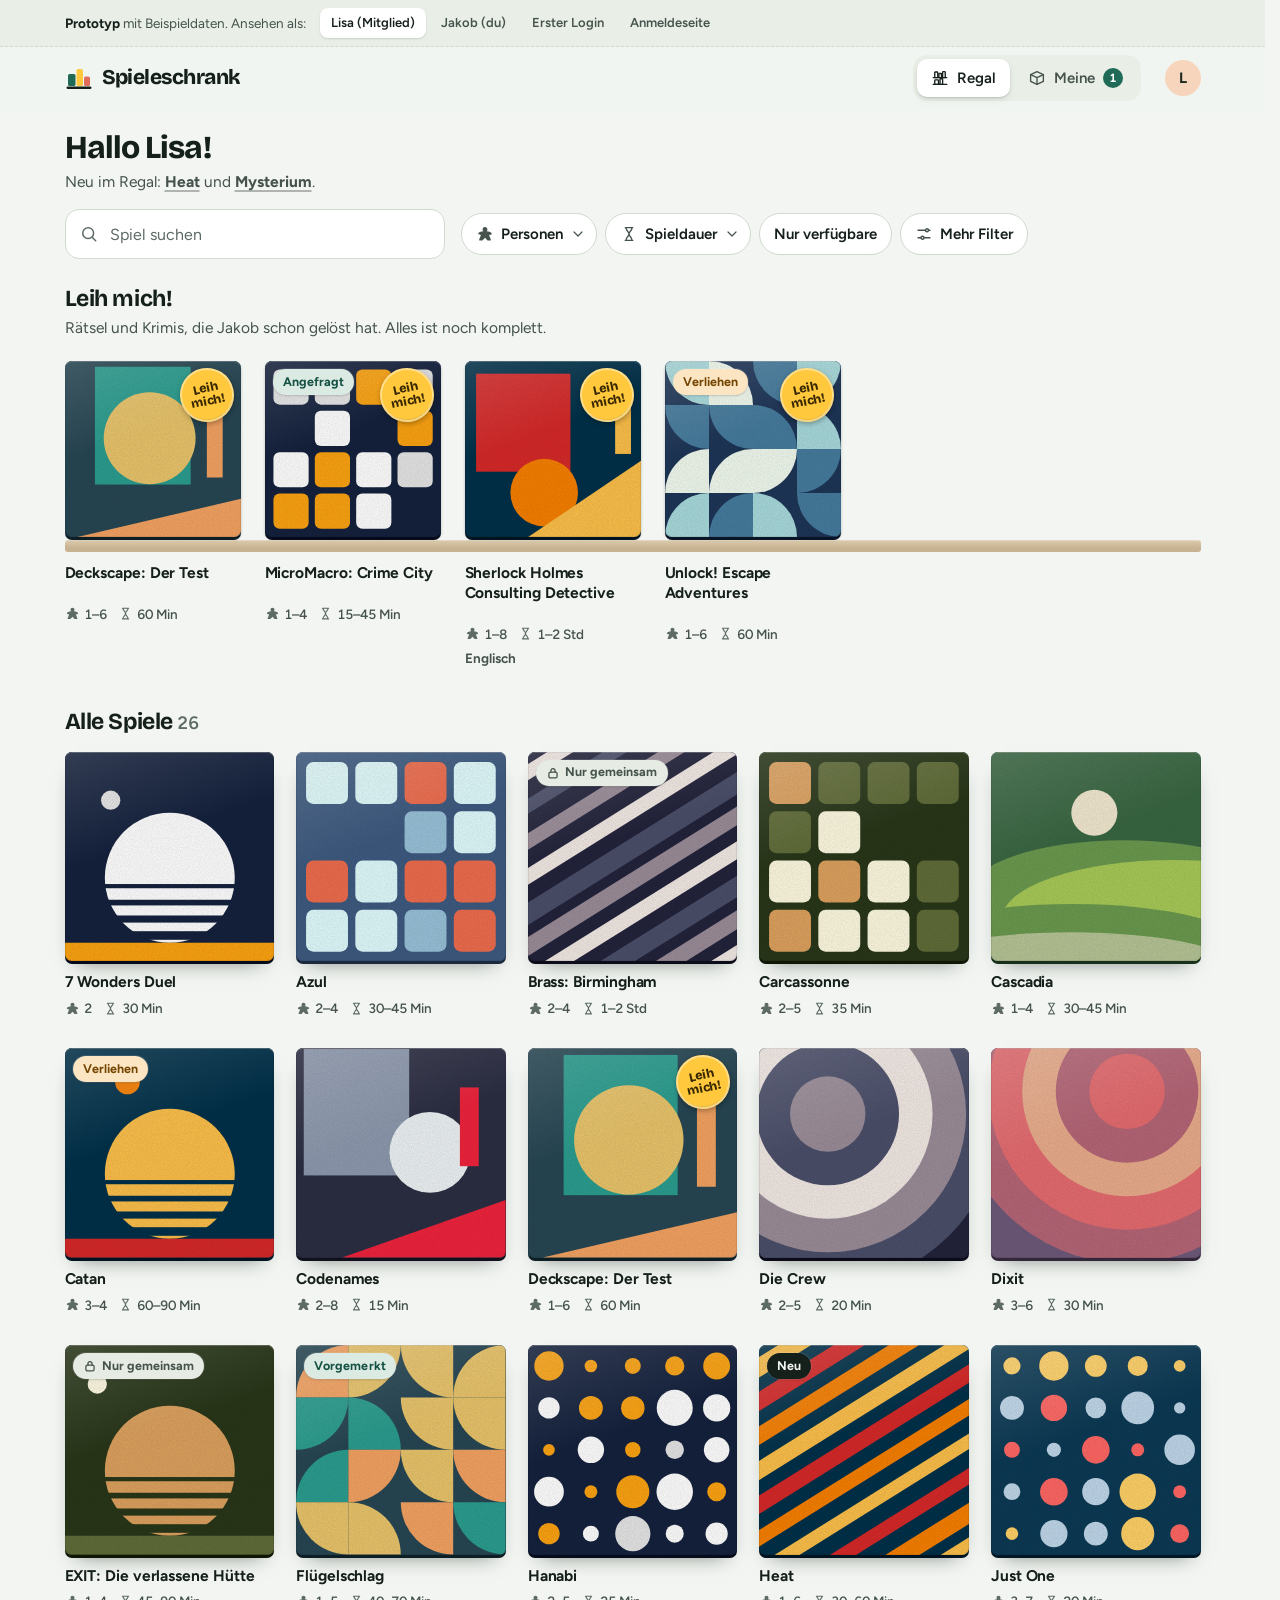
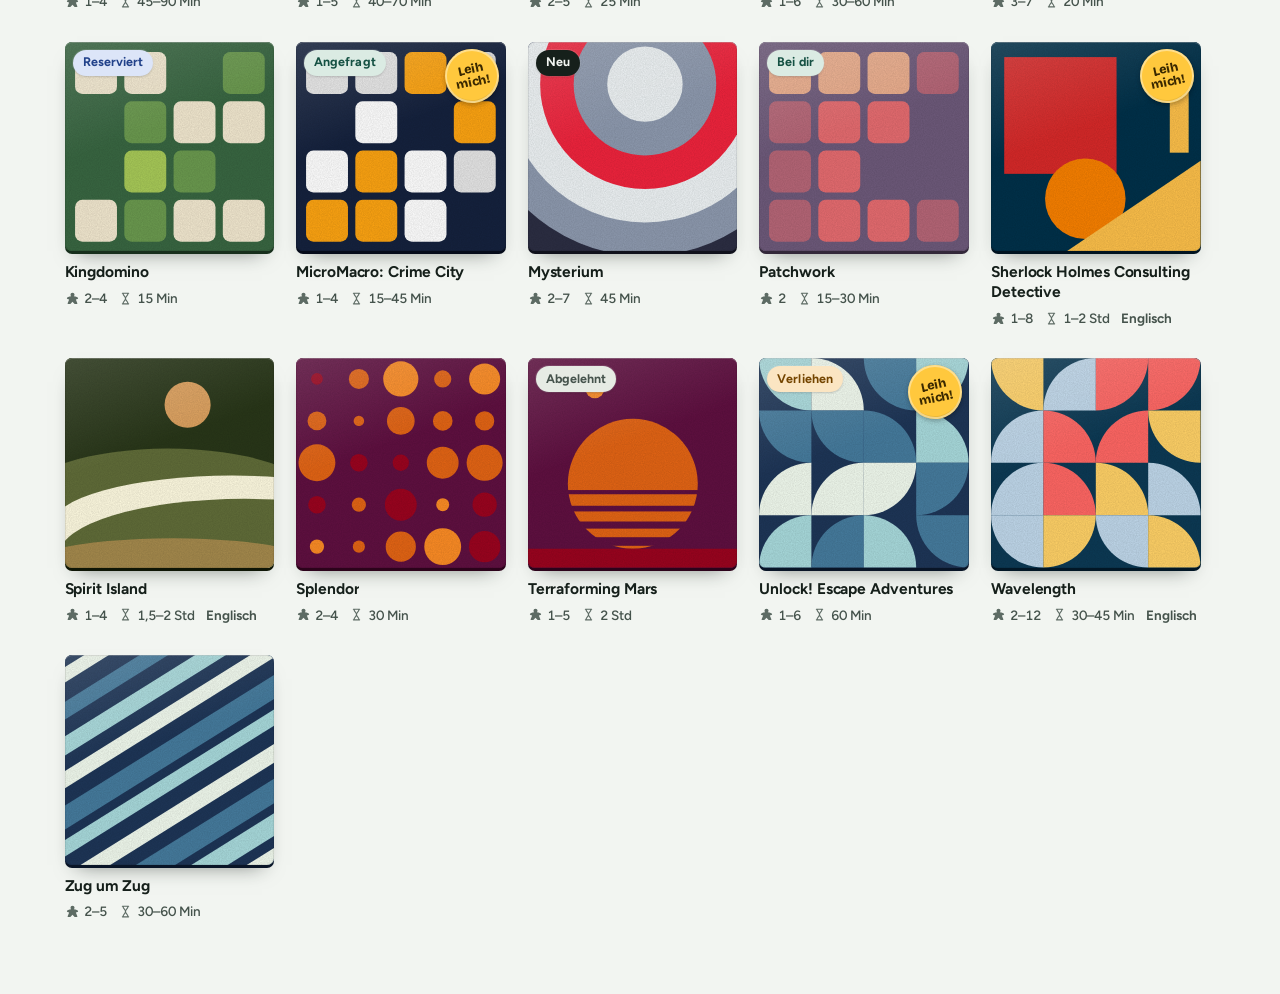
<file: prototyp/v2-2026-10-26/index-offline.html>
<!doctype html>
<html lang="de-AT">
<head>
<meta charset="utf-8">
<meta name="viewport" content="width=device-width, initial-scale=1, viewport-fit=cover">
<style>:root{color-scheme:light;padding-top:env(safe-area-inset-top,0px);padding-bottom:env(safe-area-inset-bottom,0px)}body{margin:0}img{max-width:100%}[hidden]{display:none!important}</style>
</head>
<body>
<title>Spieleschrank</title>
<meta name="claude:viewport-fit-sides" content="cover">
<!-- Offline-Variante: Schriften eingebettet (SIL Open Font License 1.1, siehe docs/schriften-lizenz) -->
<style>
@font-face { font-family: "Bricolage Grotesque"; font-style: normal; font-weight: 200 800; font-display: swap; src: url([data-uri]) format("woff2"); }
@font-face { font-family: "Figtree"; font-style: normal; font-weight: 300 900; font-display: swap; src: url([data-uri]) format("woff2"); }
</style>
<style>
/* Layout: ein Spieltisch. Die Cover tragen die Farbe, die Oberfläche bleibt ruhig in filzgrün getönten Neutraltönen.
   Handy: Tabs unten, Details als Blatt von unten. Desktop: Tabs oben, Details als Seitenpanel. */
:root {
  --bg: #F2F5F1;
  --surface: #FFFFFF;
  --surface-2: #E9EEE7;
  --surface-3: #DCE3D9;
  --line: #D2DACF;
  --fg: #16201B;
  --fg-2: #45534C;
  --fg-3: #5D6B64;
  --accent: #1F6B57;
  --accent-press: #175746;
  --accent-soft: #DBEBE3;
  --accent-ink: #155143;
  --on-accent: #FFFFFF;
  --felt: #1E604F;
  --on-felt: #FFFFFF;
  --on-felt-2: #CFE7DD;
  --sticker: #FFC83D;
  --sticker-ink: #3A2900;
  --lent-bg: #FBE5C2;
  --lent-ink: #744500;
  --res-bg: #DCE5F8;
  --res-ink: #22428A;
  --lock-bg: #E6EBE4;
  --lock-ink: #45534C;
  --danger: #B02A20;
  --danger-bg: #FBE2DE;
  --plank: #C7B291;
  --plank-top: #DCCBAE;
  --toast-bg: #16201B;
  --toast-fg: #F2F5F1;
  --toast-act: #9FDCC0;
  --scrim: rgba(14, 22, 18, .44);
  --shadow: 22 32 27;
  --brand-3: #E26D5A;
  --font-display: "Bricolage Grotesque", "Figtree", ui-sans-serif, system-ui, sans-serif;
  --font-body: "Figtree", ui-sans-serif, system-ui, -apple-system, "Segoe UI", Roboto, sans-serif;
  --ease: cubic-bezier(.2, .8, .2, 1);
  --ease-sheet: cubic-bezier(.32, .72, 0, 1);
  --grain: url("data:image/svg+xml,%3Csvg xmlns='http://www.w3.org/2000/svg' width='160' height='160'%3E%3Cfilter id='n'%3E%3CfeTurbulence type='fractalNoise' baseFrequency='.9' numOctaves='2' stitchTiles='stitch'/%3E%3CfeColorMatrix values='0 0 0 0 0 0 0 0 0 0 0 0 0 0 0 0 0 0 .6 0'/%3E%3C/filter%3E%3Crect width='100%25' height='100%25' filter='url(%23n)'/%3E%3C/svg%3E");
}
@media (prefers-color-scheme: dark) {
  :root:not([data-theme="light"]) {
    --bg: #0E1512; --surface: #151E1A; --surface-2: #1D2823; --surface-3: #26332D; --line: #2B3832;
    --fg: #E5EDE8; --fg-2: #B2C0B8; --fg-3: #93A29A;
    --accent: #7CC6A5; --accent-press: #95D3B8; --accent-soft: #1B382E; --accent-ink: #A3DCC2; --on-accent: #08201A;
    --felt: #123A30; --on-felt: #F1F7F4; --on-felt-2: #A9CDBF;
    --sticker: #F6C447; --sticker-ink: #2A1E00;
    --lent-bg: #3A2A12; --lent-ink: #F2C77C; --res-bg: #1C2845; --res-ink: #AEC4F4;
    --lock-bg: #222D28; --lock-ink: #B2C0B8; --danger: #F29A8F; --danger-bg: #3A1714;
    --plank: #4A3D2E; --plank-top: #5B4C3A;
    --toast-bg: #E5EDE8; --toast-fg: #0E1512; --toast-act: #1F6B57;
    --scrim: rgba(0, 0, 0, .58); --shadow: 0 0 0; --brand-3: #E98473;
    color-scheme: dark;
  }
}
:root[data-theme="dark"] {
  --bg: #0E1512; --surface: #151E1A; --surface-2: #1D2823; --surface-3: #26332D; --line: #2B3832;
  --fg: #E5EDE8; --fg-2: #B2C0B8; --fg-3: #93A29A;
  --accent: #7CC6A5; --accent-press: #95D3B8; --accent-soft: #1B382E; --accent-ink: #A3DCC2; --on-accent: #08201A;
  --felt: #123A30; --on-felt: #F1F7F4; --on-felt-2: #A9CDBF;
  --sticker: #F6C447; --sticker-ink: #2A1E00;
  --lent-bg: #3A2A12; --lent-ink: #F2C77C; --res-bg: #1C2845; --res-ink: #AEC4F4;
  --lock-bg: #222D28; --lock-ink: #B2C0B8; --danger: #F29A8F; --danger-bg: #3A1714;
  --plank: #4A3D2E; --plank-top: #5B4C3A;
  --toast-bg: #E5EDE8; --toast-fg: #0E1512; --toast-act: #1F6B57;
  --scrim: rgba(0, 0, 0, .58); --shadow: 0 0 0; --brand-3: #E98473;
  color-scheme: dark;
}

*, *::before, *::after { box-sizing: border-box; }
html { scrollbar-gutter: stable; -webkit-text-size-adjust: 100%; }
html.lock { overflow: hidden; }
body {
  background: var(--bg); color: var(--fg);
  font-family: var(--font-body); font-size: 16px; line-height: 1.5;
  -webkit-font-smoothing: antialiased; text-rendering: optimizeLegibility;
}
body::before {
  content: ""; position: fixed; inset: 0 0 auto; height: env(safe-area-inset-top, 0px);
  z-index: 10; background: var(--bg);
}
button { font: inherit; color: inherit; background: none; border: 0; padding: 0; margin: 0; cursor: pointer; -webkit-tap-highlight-color: transparent; text-align: center; }
input, textarea { font: inherit; color: inherit; }
h1, h2, h3, p { margin: 0; }
a { color: inherit; }
:focus-visible { outline: 2px solid var(--accent); outline-offset: 2px; }
.sr { position: absolute; width: 1px; height: 1px; overflow: hidden; clip: rect(0 0 0 0); white-space: nowrap; }

.i { width: 20px; height: 20px; flex: none; fill: none; stroke: currentColor; stroke-width: 1.8; stroke-linecap: round; stroke-linejoin: round; }
.wrap {
  width: 100%; max-width: 1200px; margin: 0 auto;
  padding-left: max(16px, env(safe-area-inset-left, 0px));
  padding-right: max(16px, env(safe-area-inset-right, 0px));
}
@media (min-width: 760px) {
  .wrap { padding-left: max(32px, env(safe-area-inset-left, 0px)); padding-right: max(32px, env(safe-area-inset-right, 0px)); }
}

/* ---------- Prototyp-Leiste ---------- */
.proto { background: var(--surface-2); border-bottom: 1px dashed var(--line); color: var(--fg-2); font-size: 13.5px; }
.proto-in { display: flex; flex-wrap: wrap; align-items: center; gap: 6px 14px; padding-block: 8px; }
.proto-label b { color: var(--fg); font-weight: 700; }
.proto-seg { display: flex; flex-wrap: wrap; gap: 4px; }
.proto-seg button { height: 30px; padding: 0 11px; border-radius: 8px; color: var(--fg-2); font-weight: 600; font-size: 13px; transition: background .15s, color .15s; }
.proto-seg button:hover { background: var(--surface-3); color: var(--fg); }
.proto-seg button[aria-pressed="true"] { background: var(--surface); color: var(--fg); box-shadow: 0 1px 2px rgb(var(--shadow) / .14); }

/* ---------- Kopfzeile & Tabs ---------- */
.topbar {
  position: sticky; top: env(safe-area-inset-top, 0px); z-index: 20;
  background: color-mix(in oklab, var(--bg) 86%, transparent);
  -webkit-backdrop-filter: blur(14px) saturate(1.4); backdrop-filter: blur(14px) saturate(1.4);
  border-bottom: 1px solid transparent; transition: border-color .2s;
}
.topbar.scrolled { border-bottom-color: var(--line); }
.topbar-in { display: flex; align-items: center; gap: 16px; height: 62px; }
.brand { display: inline-flex; align-items: center; gap: 9px; font-family: var(--font-display); font-weight: 760; font-size: 21px; letter-spacing: -.025em; border-radius: 10px; padding: 4px 6px 4px 2px; margin-left: -2px; }
.brand svg { width: 28px; height: 28px; }
.dtabs { display: none; margin-left: auto; gap: 4px; background: var(--surface-2); padding: 4px; border-radius: 14px; }
.dtab { position: relative; display: inline-flex; align-items: center; gap: 8px; height: 38px; padding: 0 14px; border-radius: 10px; font-weight: 600; font-size: 15px; color: var(--fg-2); transition: background .15s, color .15s; }
.dtab:hover { color: var(--fg); }
.dtab[aria-current="page"] { background: var(--surface); color: var(--fg); box-shadow: 0 1px 2px rgb(var(--shadow) / .12), 0 3px 8px -4px rgb(var(--shadow) / .25); }
.dtab .i { width: 18px; height: 18px; }
.badge { display: inline-grid; place-items: center; min-width: 20px; height: 20px; padding: 0 6px; border-radius: 999px; background: var(--accent); color: var(--on-accent); font-size: 12px; font-weight: 700; font-variant-numeric: tabular-nums; }
.avatar-btn { margin-left: auto; border-radius: 50%; transition: transform .15s var(--ease); }
.avatar-btn:active { transform: scale(.94); }
@media (min-width: 760px) {
  .dtabs { display: inline-flex; }
  .avatar-btn { margin-left: 8px; }
}
.av { display: inline-grid; place-items: center; width: 36px; height: 36px; border-radius: 50%; background: var(--avc, #CFE6D8); color: #1D2722; font-weight: 700; font-size: 15px; flex: none; }
.av.lg { width: 44px; height: 44px; font-size: 17px; }
.av.sm { width: 32px; height: 32px; font-size: 13.5px; }

.tabbar {
  position: fixed; left: 0; right: 0; bottom: 0; z-index: 25;
  display: grid; grid-template-columns: 1fr 1fr;
  padding: 6px max(12px, env(safe-area-inset-right, 0px)) calc(6px + env(safe-area-inset-bottom, 0px)) max(12px, env(safe-area-inset-left, 0px));
  background: color-mix(in oklab, var(--surface) 90%, transparent);
  -webkit-backdrop-filter: blur(16px) saturate(1.4); backdrop-filter: blur(16px) saturate(1.4);
  border-top: 1px solid var(--line);
}
.ttab { display: flex; flex-direction: column; align-items: center; gap: 3px; padding: 4px 0; color: var(--fg-2); font-size: 12.5px; font-weight: 650; }
.ttab-ic { position: relative; display: grid; place-items: center; width: 60px; height: 32px; border-radius: 999px; transition: background .2s var(--ease), color .2s; }
.ttab[aria-current="page"] { color: var(--fg); }
.ttab[aria-current="page"] .ttab-ic { background: var(--accent-soft); color: var(--accent-ink); }
.ttab .badge { position: absolute; top: -4px; right: 6px; min-width: 18px; height: 18px; font-size: 11px; padding: 0 5px; box-shadow: 0 0 0 2px var(--surface); }
@media (min-width: 760px) { .tabbar { display: none; } }

/* ---------- Ansicht ---------- */
.view { padding-top: 12px; padding-bottom: calc(110px + env(safe-area-inset-bottom, 0px)); }
@media (min-width: 760px) { .view { padding-top: 20px; padding-bottom: 72px; } }
.narrow { max-width: 780px; margin-inline: auto; }
.view.fade-in { animation: viewIn .24s var(--ease); }
@keyframes viewIn { from { opacity: 0; transform: translateY(6px); } }

.h1 { font-family: var(--font-display); font-weight: 750; font-size: 27px; line-height: 1.12; letter-spacing: -.028em; text-wrap: balance; }
.h2 { font-family: var(--font-display); font-weight: 700; font-size: 21px; line-height: 1.2; letter-spacing: -.018em; text-wrap: balance; }
.sub { color: var(--fg-2); font-size: 15.5px; }
@media (min-width: 760px) { .h1 { font-size: 32px; } .h2 { font-size: 23px; } }
.count { color: var(--fg-3); font-weight: 600; font-family: var(--font-body); font-size: .78em; letter-spacing: 0; margin-left: 4px; font-variant-numeric: tabular-nums; }
.link { color: var(--accent-ink); font-weight: 650; text-decoration: underline; text-decoration-thickness: 1.5px; text-underline-offset: 3px; text-decoration-color: color-mix(in oklab, var(--accent) 40%, transparent); border-radius: 4px; transition: text-decoration-color .15s; }
.link:hover { text-decoration-color: currentColor; }
:root .link { color: var(--accent); }

.page-head { display: flex; flex-wrap: wrap; align-items: flex-end; justify-content: space-between; gap: 12px 16px; margin-bottom: 18px; }
.page-head > div { display: grid; gap: 4px; min-width: 0; }

/* ---------- Suche & Filter ---------- */
.tools { display: grid; gap: 12px; margin: 16px 0 26px; }
@media (min-width: 760px) { .tools { grid-template-columns: minmax(260px, 380px) 1fr; align-items: center; gap: 12px 16px; } }
.search { position: relative; display: flex; align-items: center; }
.search > .i { position: absolute; left: 14px; color: var(--fg-3); pointer-events: none; }
.search input {
  width: 100%; height: 50px; padding: 0 46px 0 44px; border-radius: 14px;
  background: var(--surface); border: 1px solid var(--line); font-size: 16px; outline: none;
  transition: border-color .15s, box-shadow .15s;
}
.search input::placeholder { color: var(--fg-3); }
.search input:focus { border-color: var(--accent); box-shadow: 0 0 0 4px var(--accent-soft); }
.search input::-webkit-search-cancel-button { display: none; }
.search-clear { position: absolute; right: 6px; display: grid; place-items: center; width: 38px; height: 38px; border-radius: 10px; color: var(--fg-2); }
.search-clear:hover { background: var(--surface-2); }

.chips { display: flex; flex-wrap: wrap; gap: 8px; }
.chip {
  display: inline-flex; align-items: center; gap: 7px; height: 42px; padding: 0 14px;
  border-radius: 999px; background: var(--surface); border: 1px solid var(--line);
  font-weight: 620; font-size: 15px; color: var(--fg); white-space: nowrap;
  transition: background .18s, border-color .18s, color .18s, transform .12s var(--ease);
}
.chip .i { width: 18px; height: 18px; color: var(--fg-2); transition: color .18s; }
.chip .chev { width: 16px; height: 16px; margin-right: -4px; transition: transform .2s var(--ease); }
.chip[aria-expanded="true"] .chev { transform: rotate(180deg); }
.chip:hover { border-color: color-mix(in oklab, var(--fg) 28%, var(--line)); }
.chip:active { transform: scale(.97); }
.chip.on { background: var(--accent-soft); border-color: transparent; color: var(--accent-ink); }
.chip.on .i { color: var(--accent-ink); }
.chip .tick { width: 0; margin-right: -7px; opacity: 0; transition: width .2s var(--ease), margin .2s var(--ease), opacity .15s; }
.chip.on .tick { width: 18px; margin-right: 0; opacity: 1; }

.pop {
  position: absolute; z-index: 40; min-width: 240px; max-width: calc(100vw - 24px);
  background: var(--surface); border: 1px solid var(--line); border-radius: 18px; padding: 14px;
  box-shadow: 0 2px 4px rgb(var(--shadow) / .08), 0 20px 40px -14px rgb(var(--shadow) / .35);
  transform-origin: top left;
}
.pop.in { animation: popIn .18s var(--ease); }
@keyframes popIn { from { opacity: 0; transform: translateY(-4px) scale(.97); } }
.pop-title { font-weight: 700; font-size: 15px; margin: 2px 4px 12px; }
.numgrid { display: grid; grid-template-columns: repeat(4, 56px); gap: 8px; }
.num, .pop-any, .pop-opt {
  height: 50px; border-radius: 12px; background: var(--surface-2); font-weight: 700; font-size: 17px;
  font-variant-numeric: tabular-nums; transition: background .15s, color .15s, transform .12s var(--ease);
}
.num:hover, .pop-any:hover, .pop-opt:hover { background: var(--surface-3); }
.num:active, .pop-any:active, .pop-opt:active { transform: scale(.96); }
.num[aria-pressed="true"], .pop-any[aria-pressed="true"], .pop-opt[aria-pressed="true"] { background: var(--accent); color: var(--on-accent); }
.pop-any[aria-pressed="true"], .pop-opt.any[aria-pressed="true"] { background: var(--accent-soft); color: var(--accent-ink); }
.pop-any { width: 100%; margin-top: 8px; font-size: 15px; font-weight: 650; height: 44px; }
.pop-list { display: grid; gap: 6px; min-width: 232px; }
.pop-opt { height: 46px; padding: 0 14px; text-align: left; font-size: 15.5px; font-weight: 620; display: flex; align-items: center; justify-content: space-between; }
.pop-opt .i { opacity: 0; }
.pop-opt[aria-pressed="true"] .i { opacity: 1; }
.acct { display: flex; align-items: center; gap: 12px; padding: 4px 4px 14px; border-bottom: 1px solid var(--line); margin-bottom: 8px; }
.acct-name { font-weight: 700; }
.acct-role { color: var(--fg-2); font-size: 14px; }
.pop-item { text-align: left; display: flex; align-items: center; gap: 10px; width: 100%; height: 44px; padding: 0 10px; border-radius: 10px; font-weight: 600; color: var(--fg); }
.pop-item:hover { background: var(--surface-2); }

/* ---------- Abschnitte, Kacheln, Regal ---------- */
.section { display: grid; grid-template-columns: minmax(0, 1fr); gap: 16px; }
.section + .section { margin-top: 36px; }
.sec-head { display: grid; gap: 3px; }
.sec-head.inline { display: flex; flex-wrap: wrap; align-items: baseline; justify-content: space-between; gap: 6px 16px; }

.grid { display: grid; grid-template-columns: repeat(auto-fill, minmax(150px, 1fr)); gap: 24px 14px; }
@media (min-width: 760px) { .grid { grid-template-columns: repeat(auto-fill, minmax(178px, 1fr)); gap: 30px 22px; } }

.tile { display: flex; flex-direction: column; gap: 11px; min-width: 0; border-radius: 10px; text-align: left; }
.tile:focus-visible { outline-offset: 5px; }
.cover {
  position: relative; display: block; aspect-ratio: 1; max-width: 100%; border-radius: 7px; overflow: hidden; isolation: isolate;
  background: var(--tint, var(--surface-3));
  box-shadow: 0 3px 0 color-mix(in oklab, var(--tint, #888) 60%, #000), 0 12px 20px -12px rgb(var(--shadow) / .6);
  transition: transform .26s var(--ease), box-shadow .26s var(--ease);
}
.cover > svg { display: block; width: 100%; height: 100%; }
.cover::before { content: ""; position: absolute; inset: 0; z-index: 1; border-radius: inherit; pointer-events: none; box-shadow: inset 0 0 0 1px rgba(0, 0, 0, .08), inset 0 1px 0 rgba(255, 255, 255, .28); background: linear-gradient(160deg, rgba(255, 255, 255, .14), rgba(255, 255, 255, 0) 42%); }
.cover::after { content: ""; position: absolute; inset: 0; z-index: 1; pointer-events: none; background-image: var(--grain); opacity: .22; mix-blend-mode: multiply; }
@media (hover: hover) {
  .tile:hover .cover { transform: translateY(-4px); box-shadow: 0 3px 0 color-mix(in oklab, var(--tint, #888) 60%, #000), 0 20px 26px -14px rgb(var(--shadow) / .6); }
}
.tile:active .cover { transform: translateY(0) scale(.975); transition-duration: .1s; }

.tile-title { font-weight: 680; font-size: 15.5px; line-height: 1.28; letter-spacing: -.005em; display: -webkit-box; -webkit-line-clamp: 2; -webkit-box-orient: vertical; overflow: hidden; }
.meta { display: flex; flex-wrap: wrap; align-items: center; gap: 4px 11px; color: var(--fg-2); font-size: 13.5px; font-weight: 550; margin-top: -5px; font-variant-numeric: tabular-nums; }
.meta .m { display: inline-flex; align-items: center; gap: 4px; white-space: nowrap; }
.meta .i { width: 15px; height: 15px; color: var(--fg-3); }
.pips { display: inline-flex; gap: 3px; }
.pips i { width: 6px; height: 6px; border-radius: 50%; background: var(--surface-3); box-shadow: inset 0 0 0 1px var(--line); }
.pips i.on { background: var(--fg-2); box-shadow: none; }

.pill {
  position: absolute; z-index: 2; left: 8px; top: 8px;
  display: inline-flex; align-items: center; gap: 5px; height: 26px; padding: 0 10px; border-radius: 999px;
  font-size: 12.5px; font-weight: 700; letter-spacing: .005em; white-space: nowrap;
  background: var(--pb); color: var(--pi); box-shadow: 0 1px 2px rgba(0, 0, 0, .18), 0 0 0 1px rgba(255, 255, 255, .12);
}
.pill .i { width: 14px; height: 14px; stroke-width: 2.2; }
.t-lent { --pb: var(--lent-bg); --pi: var(--lent-ink); }
.t-res { --pb: var(--res-bg); --pi: var(--res-ink); }
.t-lock { --pb: var(--lock-bg); --pi: var(--lock-ink); }
.t-mine { --pb: var(--accent-soft); --pi: var(--accent-ink); }
.t-danger { --pb: var(--danger-bg); --pi: var(--danger); }
.t-ok { --pb: var(--surface-2); --pi: var(--fg-2); }

.sticker {
  position: absolute; z-index: 2; right: 7px; top: 7px; width: 54px; height: 54px; border-radius: 50%;
  display: grid; place-items: center; text-align: center; transform: rotate(-12deg);
  background: var(--sticker); color: var(--sticker-ink);
  font-family: var(--font-display); font-weight: 800; font-size: 12.5px; line-height: 1.02; letter-spacing: -.01em;
  box-shadow: 0 2px 5px rgba(0, 0, 0, .28), inset 0 0 0 2px rgba(255, 255, 255, .4), inset 0 -3px 0 rgba(0, 0, 0, .08);
}

/* Leih-mich-Regal mit Brett */
.feature { --cov: 150px; --row-pt: 6px; }
@media (min-width: 760px) { .feature { --cov: 176px; } }
.shelf { position: relative; margin-inline: calc(-1 * max(16px, env(safe-area-inset-left, 0px))); }
@media (min-width: 760px) { .shelf { margin-inline: 0; } }
.shelf::before {
  content: ""; position: absolute; z-index: 0; left: 0; right: 0;
  top: calc(var(--row-pt) + var(--cov) + 3px); height: 12px; border-radius: 3px;
  background: linear-gradient(var(--plank-top), var(--plank) 70%);
  box-shadow: 0 1px 0 rgba(255, 255, 255, .25) inset, 0 10px 14px -8px rgb(var(--shadow) / .45);
}
.shelf-row {
  position: relative; z-index: 1; display: grid; grid-auto-flow: column; grid-auto-columns: var(--cov); gap: 18px;
  overflow-x: auto; overscroll-behavior-x: contain; scroll-snap-type: x mandatory; scrollbar-width: none;
  padding: var(--row-pt) max(16px, env(safe-area-inset-left, 0px)) 4px;
  scroll-padding-inline: max(16px, env(safe-area-inset-left, 0px));
}
.shelf-row::-webkit-scrollbar { display: none; }
@media (min-width: 760px) { .shelf-row { padding-inline: 0; scrollbar-width: thin; gap: 24px; } }
.shelf-row .tile { scroll-snap-align: start; gap: 26px; }
.shelf-row .tile .cover { box-shadow: 0 3px 0 color-mix(in oklab, var(--tint, #888) 60%, #000), 0 2px 3px rgb(var(--shadow) / .25); }

/* Leerer Zustand */
.empty { display: grid; justify-items: center; text-align: center; gap: 10px; padding: 40px 16px 24px; max-width: 460px; margin: 0 auto; }
.empty .h2 { margin-top: 10px; }
.empty .btn { margin-top: 10px; }
.mini-pile { position: relative; width: 150px; height: 104px; }
.mini-pile .cover { position: absolute; width: 72px; }

/* ---------- Buttons & Formulare ---------- */
.btn {
  display: inline-flex; align-items: center; justify-content: center; gap: 8px;
  height: 52px; padding: 0 22px; border-radius: 14px; font-weight: 680; font-size: 16px; white-space: nowrap;
  transition: background .16s, color .16s, box-shadow .16s, transform .12s var(--ease), opacity .16s;
  text-decoration: none;
}
.btn:active { transform: scale(.975); }
.btn[disabled] { opacity: .45; cursor: not-allowed; transform: none; }
.btn-primary { background: var(--accent); color: var(--on-accent); box-shadow: inset 0 1px 0 rgba(255, 255, 255, .16), 0 8px 18px -10px rgb(var(--shadow) / .7); }
.btn-primary:hover:not([disabled]) { background: var(--accent-press); }
.btn-quiet { background: var(--surface-2); color: var(--fg); }
.btn-quiet:hover:not([disabled]) { background: var(--surface-3); }
.btn-danger { background: var(--danger-bg); color: var(--danger); }
.btn-danger:hover { filter: brightness(.97); }
.btn-ghost { color: var(--fg-2); }
.btn-ghost:hover { background: var(--surface-2); color: var(--fg); }
.btn-sm { height: 42px; padding: 0 16px; border-radius: 12px; font-size: 15px; }
.btn-block { width: 100%; }
.btn .i { width: 19px; height: 19px; }
.icon-btn { display: inline-grid; place-items: center; width: 42px; height: 42px; border-radius: 12px; color: var(--fg-2); transition: background .15s, color .15s, transform .12s var(--ease); }
.icon-btn:hover { background: var(--surface-2); color: var(--fg); }
.icon-btn:active { transform: scale(.94); }

.field { display: grid; gap: 8px; }
.label { font-weight: 680; font-size: 15px; }
.help { color: var(--fg-2); font-size: 14px; }
.input, .textarea {
  width: 100%; border-radius: 12px; border: 1px solid var(--line); background: var(--surface);
  font-size: 16px; outline: none; transition: border-color .15s, box-shadow .15s;
}
.input { height: 50px; padding: 0 14px; }
.textarea { min-height: 96px; padding: 12px 14px; resize: vertical; line-height: 1.45; }
.input:focus, .textarea:focus { border-color: var(--accent); box-shadow: 0 0 0 4px var(--accent-soft); }
.input::placeholder, .textarea::placeholder { color: var(--fg-3); }
.input[aria-invalid="true"] { border-color: var(--danger); }
.err { color: var(--danger); font-size: 14px; font-weight: 600; }
.opt { color: var(--fg-3); font-weight: 500; }

.seg { display: grid; grid-auto-flow: column; grid-auto-columns: 1fr; gap: 4px; padding: 4px; border-radius: 14px; background: var(--surface-2); }
.seg button { height: 44px; padding: 0 6px; border-radius: 10px; font-weight: 640; font-size: 15px; color: var(--fg-2); transition: background .18s, color .18s, box-shadow .18s; }
.seg button:hover { color: var(--fg); }
.seg button[aria-pressed="true"] { background: var(--surface); color: var(--fg); box-shadow: 0 1px 2px rgb(var(--shadow) / .14), 0 3px 8px -3px rgb(var(--shadow) / .22); }

.tags { display: flex; flex-wrap: wrap; gap: 8px; }
.tagbtn { height: 40px; padding: 0 14px; border-radius: 999px; border: 1px solid var(--line); background: var(--surface); font-weight: 620; font-size: 14.5px; transition: background .15s, border-color .15s, color .15s; display: inline-flex; align-items: center; gap: 6px; }
.tagbtn .i { width: 16px; height: 16px; display: none; }
.tagbtn[aria-pressed="true"] { background: var(--accent-soft); border-color: transparent; color: var(--accent-ink); }
.tagbtn[aria-pressed="true"] .i { display: block; }

.switch-row { display: flex; align-items: center; justify-content: space-between; gap: 16px; padding: 4px 0; }
.switch-row > div { display: grid; gap: 2px; min-width: 0; }
.switch { position: relative; flex: none; width: 52px; height: 32px; border-radius: 999px; background: var(--surface-3); transition: background .2s var(--ease); }
.switch::after { content: ""; position: absolute; top: 3px; left: 3px; width: 26px; height: 26px; border-radius: 50%; background: #fff; box-shadow: 0 1px 3px rgba(0, 0, 0, .3); transition: transform .24s var(--ease); }
.switch[aria-checked="true"] { background: var(--accent); }
.switch[aria-checked="true"]::after { transform: translateX(20px); }

.radios { display: grid; gap: 8px; }
.radio { position: relative; display: grid; grid-template-columns: 22px 1fr; gap: 12px; align-items: start; padding: 14px; border-radius: 14px; border: 1px solid var(--line); background: var(--surface); cursor: pointer; transition: border-color .15s, background .15s; }
.radio input { position: absolute; opacity: 0; pointer-events: none; }
.radio .dot { width: 22px; height: 22px; border-radius: 50%; border: 2px solid var(--fg-3); margin-top: 1px; display: grid; place-items: center; transition: border-color .15s; }
.radio .dot::after { content: ""; width: 10px; height: 10px; border-radius: 50%; background: var(--accent); transform: scale(0); transition: transform .2s var(--ease); }
.radio:has(input:checked) { border-color: var(--accent); background: color-mix(in oklab, var(--accent-soft) 45%, var(--surface)); }
.radio:has(input:checked) .dot { border-color: var(--accent); }
.radio:has(input:checked) .dot::after { transform: scale(1); }
.radio:has(input:focus-visible) { outline: 2px solid var(--accent); outline-offset: 2px; }
.radio b { font-weight: 680; display: block; }
.radio span span { color: var(--fg-2); font-size: 14px; }

.check { display: inline-flex; align-items: center; gap: 10px; font-weight: 600; cursor: pointer; user-select: none; }
.check input { position: absolute; opacity: 0; width: 1px; height: 1px; }
.check .box { display: grid; place-items: center; width: 24px; height: 24px; border-radius: 7px; border: 2px solid var(--fg-3); transition: background .15s, border-color .15s; }
.check .box .i { width: 16px; height: 16px; stroke-width: 2.6; color: var(--on-accent); opacity: 0; transition: opacity .15s; }
.check input:checked + .box { background: var(--accent); border-color: var(--accent); }
.check input:checked + .box .i { opacity: 1; }
.check input:focus-visible + .box { outline: 2px solid var(--accent); outline-offset: 2px; }

/* ---------- Bottom Sheet / Seitenpanel ---------- */
.sheet-root { position: fixed; inset: 0; z-index: 50; }
@media (min-width: 760px) { .sheet-root { right: auto; width: 100vw; } }
.scrim { position: absolute; inset: 0; background: var(--scrim); opacity: 0; transition: opacity .32s var(--ease); }
.sheet-root.open .scrim { opacity: 1; }
.sheet {
  position: absolute; left: 0; right: 0; bottom: 0;
  max-height: calc(100% - 28px - env(safe-area-inset-top, 0px));
  display: flex; flex-direction: column; overflow: hidden;
  background: var(--surface); border-radius: 24px 24px 0 0;
  box-shadow: 0 -10px 40px -10px rgb(var(--shadow) / .35);
  transform: translateY(102%); transition: transform .44s var(--ease-sheet);
  will-change: transform;
}
.sheet-root.open .sheet { transform: none; }
.sheet.dragging { transition: none; }
.grab { position: absolute; z-index: 3; top: 0; left: 0; right: 0; height: 26px; display: grid; place-items: center; touch-action: none; cursor: grab; }
.grab span { width: 40px; height: 5px; border-radius: 999px; background: color-mix(in oklab, var(--fg) 22%, transparent); }
.sheet-close { position: absolute; z-index: 4; top: 12px; right: max(12px, env(safe-area-inset-right, 0px)); background: color-mix(in oklab, var(--surface) 82%, transparent); -webkit-backdrop-filter: blur(8px); backdrop-filter: blur(8px); }
.sheet-scroll { flex: 1 1 auto; min-height: 0; overflow-y: auto; overscroll-behavior: contain; padding-bottom: 8px; }
.sheet-foot {
  flex: none; display: flex; gap: 10px; border-top: 1px solid var(--line); background: var(--surface);
  padding: 12px max(18px, env(safe-area-inset-right, 0px)) calc(12px + env(safe-area-inset-bottom, 0px)) max(18px, env(safe-area-inset-left, 0px));
}
.sheet-foot > .btn { flex: 1 1 0; }
.sheet-foot > .btn-quiet:first-child:not(:only-child) { flex: 0 1 auto; }
@media (min-width: 760px) {
  .sheet { left: auto; top: 0; width: min(468px, 100%); max-height: none; border-radius: 24px 0 0 24px; transform: translateX(104%); box-shadow: -16px 0 50px -20px rgb(var(--shadow) / .45); }
  .grab { display: none; }
}
.sheet-scroll.step-in > * { animation: stepIn .26s var(--ease) both; }
.sheet-foot.step-in { animation: stepIn .26s var(--ease) both; }
@keyframes stepIn { from { opacity: 0; transform: translateY(8px); } }
.pad { padding: 26px max(20px, env(safe-area-inset-right, 0px)) 8px max(20px, env(safe-area-inset-left, 0px)); }
.stack { display: grid; gap: 20px; }
.stack-s { display: grid; gap: 10px; }
.sheet-title { font-family: var(--font-display); font-weight: 750; font-size: 25px; line-height: 1.14; letter-spacing: -.025em; text-wrap: balance; outline: none; padding-right: 48px; }

.gs-head {
  display: grid; grid-template-columns: 116px 1fr; gap: 18px; align-items: end;
  padding: 34px max(64px, env(safe-area-inset-right, 0px)) 22px max(20px, env(safe-area-inset-left, 0px));
  background: linear-gradient(180deg, color-mix(in oklab, var(--tint) 30%, var(--surface)) 0%, color-mix(in oklab, var(--tint) 10%, var(--surface)) 70%, var(--surface) 100%);
}
.gs-head .cover { width: 116px; }
.gs-head .sticker { width: 46px; height: 46px; font-size: 11px; right: 5px; top: 5px; }
.gs-titles { display: grid; gap: 10px; min-width: 0; padding-bottom: 4px; }
.gs-titles .sheet-title { padding-right: 0; }
.tag { display: inline-flex; align-items: center; height: 26px; padding: 0 10px; border-radius: 999px; background: color-mix(in oklab, var(--surface) 70%, transparent); border: 1px solid color-mix(in oklab, var(--fg) 12%, transparent); font-size: 13px; font-weight: 620; color: var(--fg-2); }

.status { display: grid; grid-template-columns: 22px 1fr; gap: 12px; align-items: start; padding: 14px 16px; border-radius: 16px; background: var(--pb); color: var(--pi); font-weight: 620; line-height: 1.4; }
.status .i { margin-top: 1px; width: 22px; height: 22px; }
.status small { display: block; font-weight: 500; font-size: 14px; opacity: .9; margin-top: 3px; }

.facts { display: grid; grid-template-columns: 1fr 1fr; gap: 8px; }
.fact { display: grid; grid-template-columns: 24px 1fr; gap: 10px; align-items: center; padding: 12px 14px; border-radius: 14px; background: var(--surface-2); }
.fact .i { color: var(--fg-2); width: 22px; height: 22px; }
.fact b { display: block; font-weight: 700; font-size: 15.5px; line-height: 1.2; font-variant-numeric: tabular-nums; }
.fact span { display: block; font-size: 13px; color: var(--fg-2); }
.desc { font-size: 16.5px; line-height: 1.55; color: var(--fg); max-width: 62ch; }

.once { display: grid; gap: 12px; padding: 16px; border-radius: 16px; border: 1px dashed color-mix(in oklab, var(--fg) 24%, transparent); }
.once-head { display: flex; align-items: center; gap: 10px; font-weight: 700; }
.once-head .i { color: var(--fg-2); }
.once p { color: var(--fg-2); font-size: 15px; }
.togglebtn { justify-self: start; display: inline-flex; align-items: center; gap: 8px; height: 44px; padding: 0 16px 0 12px; border-radius: 999px; border: 1px solid var(--line); background: var(--surface); font-weight: 650; transition: background .18s, color .18s, border-color .18s, transform .12s var(--ease); }
.togglebtn .cb { display: grid; place-items: center; width: 22px; height: 22px; border-radius: 50%; border: 2px solid var(--fg-3); transition: background .18s, border-color .18s; }
.togglebtn .cb .i { width: 14px; height: 14px; stroke-width: 2.8; color: var(--on-accent); transform: scale(0); transition: transform .22s var(--ease); }
.togglebtn[aria-pressed="true"] { background: var(--accent-soft); border-color: transparent; color: var(--accent-ink); }
.togglebtn[aria-pressed="true"] .cb { background: var(--accent); border-color: var(--accent); }
.togglebtn[aria-pressed="true"] .cb .i { transform: scale(1); }
.togglebtn:active { transform: scale(.97); }
.people-line { font-size: 15px; color: var(--fg-2); }
.people-line b { color: var(--fg); font-weight: 650; }

.compact-head { display: grid; grid-template-columns: 64px 1fr; gap: 14px; align-items: center; }
.compact-head .cover { width: 64px; border-radius: 5px; }
.compact-head p { color: var(--fg-2); font-size: 14.5px; margin-top: 3px; }
.compact-head .sheet-title { font-size: 22px; }

.done { display: grid; grid-template-columns: minmax(0, 1fr); justify-items: center; text-align: center; gap: 12px; padding: 40px 24px 16px; }
.done p { color: var(--fg-2); max-width: 36ch; }
.done .btn { white-space: normal; height: auto; min-height: 52px; padding-block: 12px; max-width: 100%; }
.done-mark { width: 76px; height: 76px; }
.done-mark circle { fill: var(--accent-soft); transform-origin: 38px 38px; animation: markPop .38s var(--ease) both; }
.done-mark path { fill: none; stroke: var(--accent-ink); stroke-width: 5; stroke-linecap: round; stroke-linejoin: round; stroke-dasharray: 44; stroke-dashoffset: 44; animation: markDraw .42s .16s var(--ease) forwards; }
@keyframes markPop { from { transform: scale(.55); opacity: 0; } }
@keyframes markDraw { to { stroke-dashoffset: 0; } }

.cred { width: 100%; display: grid; gap: 2px; padding: 6px 0; border-radius: 16px; background: var(--surface-2); text-align: left; }
.cred div { display: flex; justify-content: space-between; align-items: center; gap: 12px; padding: 10px 16px; }
.cred div + div { border-top: 1px solid var(--line); }
.cred dt { color: var(--fg-2); font-size: 14px; }
.cred dd { margin: 0; font-weight: 750; font-size: 17px; letter-spacing: .01em; user-select: all; font-variant-numeric: tabular-nums; }

/* BGG-Suche */
.bgg-list { display: grid; gap: 4px; }
.bgg-row { display: grid; grid-template-columns: 52px 1fr auto; gap: 14px; align-items: center; padding: 10px; margin-inline: -10px; border-radius: 14px; text-align: left; transition: background .15s; }
.bgg-row:hover:not([disabled]) { background: var(--surface-2); }
.bgg-row[disabled] { cursor: default; }
.bgg-row[disabled] .cover { opacity: .55; }
.bgg-row .cover { width: 52px; border-radius: 4px; box-shadow: 0 2px 0 color-mix(in oklab, var(--tint) 60%, #000); }
.bgg-row b { display: block; font-weight: 680; line-height: 1.25; }
.bgg-row span span { display: block; color: var(--fg-2); font-size: 14px; }
.bgg-row .i { color: var(--fg-3); transform: rotate(-90deg); }
.mini-pill { font-size: 12.5px; font-weight: 700; padding: 4px 9px; border-radius: 999px; background: var(--surface-2); color: var(--fg-2); white-space: nowrap; }
.skel { border-radius: 8px; background: linear-gradient(90deg, var(--surface-2) 0%, var(--surface-3) 50%, var(--surface-2) 100%); background-size: 220% 100%; animation: shimmer 1.15s linear infinite; }
@keyframes shimmer { to { background-position: -220% 0; } }
.skel-row { display: grid; grid-template-columns: 52px 1fr; gap: 14px; align-items: center; padding: 10px 0; }
.skel-row .skel:first-child { width: 52px; height: 52px; }
.skel-lines { display: grid; gap: 8px; }
.examples { display: flex; flex-wrap: wrap; align-items: center; gap: 8px; color: var(--fg-2); font-size: 14px; }
.examples button { height: 34px; padding: 0 12px; border-radius: 999px; background: var(--surface-2); font-weight: 620; font-size: 14px; color: var(--fg); }
.examples button:hover { background: var(--surface-3); }
.bgg-note { color: var(--fg-3); font-size: 13px; }

/* ---------- Listen (Meine, Verwalten) ---------- */
.list { display: grid; gap: 10px; }
.row { display: flex; flex-wrap: wrap; align-items: center; gap: 10px 12px; padding: 10px; border-radius: 18px; background: var(--surface); border: 1px solid var(--line); transition: border-color .15s; }
.row-main { flex: 1 1 180px; min-width: 0; display: grid; grid-template-columns: 56px 1fr; gap: 14px; align-items: center; text-align: left; border-radius: 12px; padding: 2px; }
.row-main .cover { width: 56px; border-radius: 5px; box-shadow: 0 2px 0 color-mix(in oklab, var(--tint) 60%, #000), 0 6px 10px -6px rgb(var(--shadow) / .5); }
.row:has(.row-main:hover) { border-color: color-mix(in oklab, var(--fg) 22%, var(--line)); }
.row-text { display: grid; gap: 2px; min-width: 0; }
.row-title { font-weight: 680; line-height: 1.3; overflow: hidden; text-overflow: ellipsis; white-space: nowrap; }
.row-line { color: var(--fg-2); font-size: 14.5px; line-height: 1.35; }
.row-line.danger { color: var(--danger); font-weight: 650; }
.row-actions { display: flex; flex-wrap: wrap; justify-content: flex-end; align-items: center; gap: 6px; margin-left: auto; max-width: 100%; }
.row.stacked .row-main { flex-basis: 100%; }
.person { display: flex; flex-wrap: wrap; align-items: center; gap: 10px 14px; padding: 12px 14px; border-radius: 18px; background: var(--surface); border: 1px solid var(--line); }
.person-text { flex: 1 1 160px; min-width: 0; display: grid; gap: 1px; }
.person b { font-weight: 680; }
.person span { color: var(--fg-2); font-size: 14.5px; overflow-wrap: anywhere; }
.list-note { color: var(--fg-2); font-size: 14.5px; }
.quiet-empty { padding: 18px; border-radius: 18px; background: var(--surface-2); color: var(--fg-2); font-weight: 550; }

.req { display: grid; gap: 12px; padding: 16px; border-radius: 20px; background: var(--surface); border: 1px solid var(--line); }
.req-top { display: grid; grid-template-columns: auto 1fr 52px; gap: 12px; align-items: start; }
.req-top .cover { width: 52px; border-radius: 4px; box-shadow: 0 2px 0 color-mix(in oklab, var(--tint) 60%, #000); }
.req-text { display: grid; gap: 4px; min-width: 0; padding-top: 1px; }
.req-text p:first-child { line-height: 1.38; }
.req-text strong { font-weight: 720; }
.inline-link { font-weight: 720; text-decoration: underline; text-decoration-thickness: 1.5px; text-underline-offset: 3px; text-decoration-color: color-mix(in oklab, var(--fg) 30%, transparent); border-radius: 4px; }
.inline-link:hover { text-decoration-color: currentColor; }
.req-meta { display: flex; flex-wrap: wrap; align-items: center; gap: 4px 12px; color: var(--fg-2); font-size: 14px; }
.req-meta .m { display: inline-flex; align-items: center; gap: 5px; }
.req-meta .i { width: 16px; height: 16px; }
.bubble { justify-self: start; max-width: 100%; padding: 10px 14px; border-radius: 4px 16px 16px 16px; background: var(--surface-2); font-size: 15.5px; overflow-wrap: anywhere; }
.req-note { display: flex; gap: 8px; align-items: flex-start; color: var(--fg-2); font-size: 14.5px; }
.req-note .i { width: 18px; height: 18px; margin-top: 2px; }
.req-actions { display: flex; justify-content: flex-end; gap: 8px; flex-wrap: wrap; }
.decline { display: grid; gap: 10px; padding-top: 4px; }

/* ---------- Anmeldung ---------- */
.login { display: grid; min-height: 100%; }
@media (min-width: 880px) { .login { grid-template-columns: 1.05fr 1fr; min-height: max(640px, calc(100dvh - 48px)); } }
.felt { position: relative; isolation: isolate; overflow: hidden; background: var(--felt); color: var(--on-felt); }
.felt::after { content: ""; position: absolute; inset: 0; z-index: -1; background-image: var(--grain); opacity: .5; mix-blend-mode: multiply; }
.felt-in { display: grid; justify-items: center; gap: 18px; padding: 28px max(20px, env(safe-area-inset-right, 0px)) 34px max(20px, env(safe-area-inset-left, 0px)); text-align: center; }
@media (min-width: 880px) { .felt-in { height: 100%; align-content: center; padding: 48px; } }
.pile { position: relative; width: 300px; height: 218px; max-width: 100%; }
@media (min-width: 880px) { .pile { transform: scale(1.22); margin: 24px 0 40px; } }
.pbox { position: absolute; width: 118px; transform: rotate(var(--r)); animation: drop .62s var(--ease) both; animation-delay: var(--d); }
.pbox .cover { box-shadow: 0 4px 0 color-mix(in oklab, var(--tint) 55%, #000), 0 22px 30px -12px rgba(0, 0, 0, .55); }
@keyframes drop { from { opacity: 0; transform: translateY(-34px) rotate(calc(var(--r) - 7deg)); } }
.felt-brand { display: inline-flex; align-items: center; gap: 10px; font-family: var(--font-display); font-weight: 780; font-size: 30px; letter-spacing: -.03em; }
.felt-brand svg { width: 34px; height: 34px; }
.felt-line { color: var(--on-felt-2); font-size: 16.5px; max-width: 32ch; text-wrap: balance; }
.login-side { display: grid; align-content: center; padding: 30px max(20px, env(safe-area-inset-right, 0px)) 48px max(20px, env(safe-area-inset-left, 0px)); }
.login-form { width: 100%; max-width: 380px; margin: 0 auto; display: grid; gap: 18px; }
.pw { position: relative; }
.pw .input { padding-right: 52px; }
.pw-toggle { position: absolute; right: 5px; top: 5px; width: 40px; height: 40px; display: grid; place-items: center; border-radius: 10px; color: var(--fg-2); }
.pw-toggle:hover { background: var(--surface-2); }
.form-error { padding: 12px 14px; border-radius: 12px; background: var(--danger-bg); color: var(--danger); font-weight: 600; font-size: 15px; }
.login-alt { color: var(--fg-2); text-align: center; font-size: 15px; }

/* ---------- Toasts ---------- */
.toasts { position: fixed; z-index: 70; left: 0; right: 0; bottom: calc(var(--tabbar-h, 64px) + 14px + env(safe-area-inset-bottom, 0px)); display: grid; justify-items: center; padding-inline: max(12px, env(safe-area-inset-left, 0px)); pointer-events: none; }
.no-tabbar .toasts { bottom: calc(16px + env(safe-area-inset-bottom, 0px)); }
html.sheet-open .toasts { bottom: calc(88px + env(safe-area-inset-bottom, 0px)); }
@media (min-width: 760px) { .toasts, html.sheet-open .toasts { bottom: 28px; } html.sheet-open .toasts { right: min(468px, 60vw); } }
.toast { pointer-events: auto; display: flex; align-items: center; gap: 14px; max-width: min(520px, 100%); padding: 10px 10px 10px 18px; min-height: 52px; border-radius: 16px; background: var(--toast-bg); color: var(--toast-fg); font-weight: 600; font-size: 15px; box-shadow: 0 16px 36px -14px rgba(0, 0, 0, .5); animation: toastIn .32s var(--ease-sheet); }
.toast.out { animation: toastOut .2s ease forwards; }
.toast span { flex: 1; min-width: 0; padding-block: 4px; }
.toast-act { flex: none; height: 36px; padding: 0 12px; border-radius: 10px; color: var(--toast-act); font-weight: 750; }
.toast-act:hover { background: color-mix(in oklab, var(--toast-fg) 12%, transparent); }
@keyframes toastIn { from { opacity: 0; transform: translateY(14px) scale(.98); } }
@keyframes toastOut { to { opacity: 0; transform: translateY(8px); } }

/* ---------- v2 ---------- */
.t-new { --pb: var(--fg); --pi: var(--bg); }
.meta .lang { font-weight: 650; color: var(--fg-2); }
.fact em { display: block; font-style: normal; font-size: 13px; line-height: 1.3; color: var(--accent-ink); font-weight: 650; margin-top: 2px; }
.note { display: grid; grid-template-columns: 22px 1fr; gap: 12px; align-items: start; padding: 14px 16px; border-radius: 16px; background: var(--surface-2); line-height: 1.45; font-size: 15px; }
.note .i { color: var(--fg-2); margin-top: 1px; }
.note b { font-weight: 700; }
.pick-list { display: flex; flex-wrap: wrap; gap: 8px; }
.pick { position: relative; display: inline-flex; align-items: center; gap: 8px; height: 46px; padding: 0 14px 0 7px; border-radius: 999px; border: 1px solid var(--line); background: var(--surface); font-weight: 640; cursor: pointer; transition: background .15s, border-color .15s, box-shadow .15s; }
.pick input { position: absolute; opacity: 0; pointer-events: none; }
.pick small { font-size: 12.5px; color: var(--accent-ink); font-weight: 650; }
.pick:has(input:checked) { border-color: var(--accent); background: color-mix(in oklab, var(--accent-soft) 55%, var(--surface)); box-shadow: inset 0 0 0 1px var(--accent); }
.pick:has(input:focus-visible) { outline: 2px solid var(--accent); outline-offset: 2px; }
.welcome { display: grid; justify-items: center; padding-block: 24px 64px; }
.welcome-in { width: 100%; max-width: 520px; display: grid; gap: 22px; }
.steps { list-style: none; margin: 0; padding: 0; display: grid; gap: 10px; counter-reset: st; }
.steps li { counter-increment: st; display: grid; grid-template-columns: 36px 1fr; gap: 14px; align-items: start; padding: 14px 16px; border-radius: 16px; background: var(--surface); border: 1px solid var(--line); }
.steps li::before { content: counter(st); display: grid; place-items: center; width: 36px; height: 36px; border-radius: 50%; background: var(--accent-soft); color: var(--accent-ink); font-family: var(--font-display); font-weight: 750; font-size: 17px; }
.steps b { display: block; font-weight: 700; }
.steps span { color: var(--fg-2); font-size: 15px; }
.pw-card { display: grid; gap: 16px; padding: 20px; border-radius: 20px; background: var(--surface); border: 1px solid var(--line); }
.bgg-list { list-style: none; margin: 0; padding: 0; }
.bgg-row { width: calc(100% + 20px); }
@media (max-width: 759.98px) {
  .chips {
    flex-wrap: nowrap; overflow-x: auto; scrollbar-width: none; overscroll-behavior-x: contain;
    margin: -4px calc(-1 * max(16px, env(safe-area-inset-right, 0px))) -4px calc(-1 * max(16px, env(safe-area-inset-left, 0px)));
    padding: 4px max(16px, env(safe-area-inset-right, 0px)) 4px max(16px, env(safe-area-inset-left, 0px));
    -webkit-mask-image: linear-gradient(90deg, #000 calc(100% - 28px), transparent); mask-image: linear-gradient(90deg, #000 calc(100% - 28px), transparent);
  }
  .chips::-webkit-scrollbar { display: none; }
  .chip { flex: none; }
  #hello .h1 { font-size: 24px; }
  #hello .sub { font-size: 15px; }
  .tools { margin: 14px 0 22px; gap: 10px; }
}
@media (min-width: 760px) and (max-width: 1023.98px) { .tools { grid-template-columns: 1fr; } }
@media (max-width: 359.98px) { .seg.wrap4 { grid-auto-flow: row; grid-template-columns: 1fr 1fr; } }

/* View Transitions beim Filtern: Kacheln gleiten an ihren neuen Platz */
::view-transition-old(root), ::view-transition-new(root) { animation: none; }
::view-transition-group(*) { animation-duration: .3s; animation-timing-function: cubic-bezier(.2, .8, .2, 1); }
::view-transition-old(*):only-child { animation: vtOut .16s ease both; }
::view-transition-new(*):only-child { animation: vtIn .26s .06s var(--ease) both; }
@keyframes vtOut { to { opacity: 0; transform: scale(.94); } }
@keyframes vtIn { from { opacity: 0; transform: scale(.94); } }

@media (prefers-reduced-motion: reduce) {
  *, *::before, *::after { animation-duration: .01ms !important; animation-delay: 0ms !important; animation-iteration-count: 1 !important; transition-duration: .01ms !important; scroll-behavior: auto !important; }
  .done-mark path { stroke-dashoffset: 0; }
}
</style>

<div class="proto" role="region" aria-label="Prototyp-Steuerung">
  <div class="wrap proto-in">
    <span class="proto-label"><b>Prototyp</b> mit Beispieldaten. Ansehen als:</span>
    <div class="proto-seg" id="proto-seg"></div>
  </div>
</div>
<div id="app"></div>
<div id="toasts" class="toasts" aria-live="polite"></div>
<div id="sheet" class="sheet-root" hidden>
  <div class="scrim" data-act="close-sheet"></div>
  <section class="sheet" id="sheet-panel" role="dialog" aria-modal="true" aria-labelledby="sheet-title">
    <div class="grab" id="sheet-grab" aria-hidden="true"><span></span></div>
    <button class="icon-btn sheet-close" data-act="close-sheet" aria-label="Schließen"><svg class="i" viewBox="0 0 24 24" aria-hidden="true"><path d="M6 6l12 12M18 6 6 18"/></svg></button>
    <div class="sheet-scroll" id="sheet-body"></div>
    <div class="sheet-foot" id="sheet-foot" hidden></div>
  </section>
</div>
<div id="pop" class="pop" role="dialog" hidden></div>

<script>
(() => {
'use strict';

/* ---------- Werkzeuge ---------- */
const $ = (s, r = document) => r.querySelector(s);
const esc = s => String(s ?? '').replace(/[&<>"']/g, c => ({ '&': '&amp;', '<': '&lt;', '>': '&gt;', '"': '&quot;', "'": '&#39;' }[c]));
const norm = s => String(s).toLowerCase().replace(/ß/g, 'ss').normalize('NFD').replace(/[̀-ͯ]/g, '');
const reduce = () => matchMedia('(prefers-reduced-motion: reduce)').matches;
const isMobile = () => matchMedia('(max-width: 759.98px)').matches;
const DAY = 864e5;
const T0 = (() => { const d = new Date(); d.setHours(0, 0, 0, 0); return d; })();
const day = n => new Date(T0.getTime() + n * DAY);
const addMonth = (d, n) => { const x = new Date(d); x.setMonth(x.getMonth() + n); return x; };
const DF = new Intl.DateTimeFormat('de-AT', { day: 'numeric', month: 'short' });
const fd = d => DF.format(d);
const tidy = s => String(s).replace(/\.\.(?=[\s“]|$)/g, '.');
const daysUntil = d => Math.round((d - T0) / DAY);
const ago = d => { const n = Math.round((T0 - d) / DAY); return n <= 0 ? 'heute' : n === 1 ? 'gestern' : `vor ${n} Tagen`; };
const iso = d => `${d.getFullYear()}-${String(d.getMonth() + 1).padStart(2, '0')}-${String(d.getDate()).padStart(2, '0')}`;
const parseISO = v => { if (!v) return null; const [y, m, dd] = v.split('-').map(Number); return (y && m && dd) ? new Date(y, m - 1, dd) : null; };

const ICONS = {
  search: '<circle cx="11" cy="11" r="6.5"/><path d="m20 20-4.2-4.2"/>',
  x: '<path d="M6 6l12 12M18 6 6 18"/>',
  meeple: '<path fill="currentColor" stroke="none" d="M12 2.75c1.79 0 3.25 1.46 3.25 3.25 0 .98-.44 1.86-1.13 2.46 3.4.38 6.88 1.43 6.88 3.29 0 1.07-1.67 1.53-3.66 1.66l2.42 6.03c.26.66-.22 1.36-.92 1.36h-3.43L12 17.1l-3.41 3.7H5.16c-.7 0-1.18-.7-.92-1.36l2.42-6.03C4.67 13.28 3 12.82 3 11.75c0-1.86 3.48-2.91 6.88-3.29A3.24 3.24 0 0 1 8.75 6 3.25 3.25 0 0 1 12 2.75z"/>',
  glass: '<path d="M7 3.5h10M7 20.5h10M8 3.5c0 4.5 4 5 4 8.5s-4 4-4 8.5M16 3.5c0 4.5-4 5-4 8.5s4 4 4 8.5"/>',
  lock: '<rect x="5" y="10.5" width="14" height="10" rx="2.5"/><path d="M8.5 10.5V8a3.5 3.5 0 0 1 7 0v2.5"/>',
  shelf: '<path d="M3 20.5h18M3 11.5h18"/><rect x="5" y="4" width="4" height="7.5" rx="1"/><rect x="10.5" y="6" width="3.5" height="5.5" rx="1"/><rect x="15.5" y="3.5" width="3.5" height="8" rx="1"/><rect x="5" y="14.5" width="5" height="6" rx="1"/><rect x="12" y="13" width="3.5" height="7.5" rx="1"/>',
  box: '<path d="M3.5 7.5 12 3.5l8.5 4v9L12 20.5l-8.5-4z"/><path d="M3.5 7.5 12 11.5l8.5-4M12 11.5v9"/>',
  inbox: '<path d="M4 13.5V6a2 2 0 0 1 2-2h12a2 2 0 0 1 2 2v7.5"/><path d="M4 13.5h4.5l1.5 2.5h4l1.5-2.5H20V18a2 2 0 0 1-2 2H6a2 2 0 0 1-2-2z"/>',
  eye: '<path d="M2.5 12S6 5.5 12 5.5 21.5 12 21.5 12 18 18.5 12 18.5 2.5 12 2.5 12z"/><circle cx="12" cy="12" r="3"/>',
  eyeoff: '<path d="M3 3l18 18"/><path d="M10.6 5.6c.46-.07.93-.1 1.4-.1 6 0 9.5 6.5 9.5 6.5a17 17 0 0 1-3 3.8M6.6 6.7C3.9 8.4 2.5 12 2.5 12S6 18.5 12 18.5c1.8 0 3.3-.5 4.6-1.3"/><path d="M9.9 9.9a3 3 0 0 0 4.2 4.2"/>',
  check: '<path d="m5 12.5 4.5 4.5L19 7.5"/>',
  chev: '<path d="m6 9 6 6 6-6"/>',
  plus: '<path d="M12 5v14M5 12h14"/>',
  copy: '<rect x="8.5" y="8.5" width="11" height="11" rx="2.5"/><path d="M15.5 8.5V6a2 2 0 0 0-2-2H6a2 2 0 0 0-2 2v7.5a2 2 0 0 0 2 2h2.5"/>',
  cal: '<rect x="4" y="5.5" width="16" height="14.5" rx="2.5"/><path d="M4 10h16M8.5 3.5v4M15.5 3.5v4"/>',
  chat: '<path d="M20.5 12a8.5 8.5 0 0 1-12.6 7.4L3.5 20.5l1.2-4.1A8.5 8.5 0 1 1 20.5 12z"/>',
  sliders: '<path d="M4 7h10M18 7h2M4 17h4M12 17h8"/><circle cx="16" cy="7" r="2"/><circle cx="10" cy="17" r="2"/>',
  person: '<circle cx="12" cy="8" r="3.5"/><path d="M5 20.5a7 7 0 0 1 14 0"/>',
  gauge: '<path d="M4 17a8 8 0 1 1 16 0"/><path d="m12 17 3.5-5"/>',
  logout: '<path d="M14.5 4.5H18a2 2 0 0 1 2 2v11a2 2 0 0 1-2 2h-3.5"/><path d="M10 16.5 5.5 12 10 7.5M5.5 12H15"/>',
  userplus: '<circle cx="10" cy="8" r="3.5"/><path d="M3.5 20.5a6.5 6.5 0 0 1 13 0M19 8v6M16 11h6"/>',
  puzzle: '<path d="M9.5 4.5a2 2 0 0 1 4 0V6H18v4.5h-1.5a2 2 0 0 0 0 4H18V19h-4.5v-1.5a2 2 0 0 0-4 0V19H5v-4.5h1.5a2 2 0 0 0 0-4H5V6h4.5z"/>',
  hand: '<path d="M7 11.5V6a1.5 1.5 0 0 1 3 0v4.5M10 10V4.5a1.5 1.5 0 0 1 3 0V10M13 10V5.5a1.5 1.5 0 0 1 3 0V12M16 9a1.5 1.5 0 0 1 3 0v4.5a7 7 0 0 1-7 7h-.5a6 6 0 0 1-4.6-2.2L4 15a1.6 1.6 0 0 1 2.3-2.2L7 13.5"/>',
  globe: '<circle cx="12" cy="12" r="8.5"/><path d="M3.5 12h17M12 3.5c2.5 2.6 3.5 5.4 3.5 8.5s-1 5.9-3.5 8.5c-2.5-2.6-3.5-5.4-3.5-8.5s1-5.9 3.5-8.5z"/>'
};
const ic = (n, cls = '') => `<svg class="i ${cls}" viewBox="0 0 24 24" aria-hidden="true" focusable="false">${ICONS[n]}</svg>`;
const BRAND = '<svg viewBox="0 0 28 28" aria-hidden="true" focusable="false"><rect x="3" y="10" width="7.5" height="12" rx="1.6" fill="var(--accent)"/><rect x="11.5" y="5" width="6.5" height="17" rx="1.6" fill="var(--sticker)"/><rect x="19" y="12.5" width="6" height="9.5" rx="1.6" fill="var(--brand-3)"/><rect x="1.5" y="22.5" width="25" height="2.5" rx="1.25" fill="currentColor"/></svg>';

/* ---------- Generative Platzhalter-Cover (im echten Betrieb: Cover von BoardGameGeek) ---------- */
const PALETTES = [
  ['#264653', '#2A9D8F', '#E9C46A', '#F4A261'],
  ['#3D5A80', '#98C1D9', '#E0FBFC', '#EE6C4D'],
  ['#5F0F40', '#9A031E', '#FB8B24', '#E36414'],
  ['#0B3954', '#BFD7EA', '#FF6663', '#FFD166'],
  ['#2B2D42', '#8D99AE', '#EDF2F4', '#EF233C'],
  ['#283618', '#606C38', '#FEFAE0', '#DDA15E'],
  ['#1D3557', '#457B9D', '#A8DADC', '#F1FAEE'],
  ['#6D597A', '#B56576', '#E56B6F', '#EAAC8B'],
  ['#003049', '#D62828', '#F77F00', '#FCBF49'],
  ['#14213D', '#FCA311', '#E5E5E5', '#FFFFFF'],
  ['#386641', '#6A994E', '#A7C957', '#F2E8CF'],
  ['#22223B', '#4A4E69', '#9A8C98', '#F2E9E4']
];
const PATTERNS = ['rings', 'tiles', 'stripes', 'dots', 'hills', 'arcs', 'sun', 'blocks'];
const hash = s => { let h = 2166136261; for (const ch of s) { h ^= ch.codePointAt(0); h = Math.imul(h, 16777619); } return h >>> 0; };
const rngOf = seed => { let a = seed; return () => { a |= 0; a = a + 0x6D2B79F5 | 0; let t = Math.imul(a ^ a >>> 15, 1 | a); t = t + Math.imul(t ^ t >>> 7, 61 | t) ^ t; return ((t ^ t >>> 14) >>> 0) / 4294967296; }; };
const f1 = n => Math.round(n * 10) / 10;
const coverCache = new Map();
const palOf = g => PALETTES[(g.pal ?? hash(g.title)) % PALETTES.length];
const tintOf = g => palOf(g)[0];
function coverSVG(g) {
  const key = g.id || g.title;
  if (coverCache.has(key)) return coverCache.get(key);
  const r = rngOf(hash(key + g.title));
  const P = palOf(g);
  const c = i => P[i % 4];
  const pick = () => P[1 + Math.floor(r() * 3)];
  const pat = g.pat || PATTERNS[hash(g.title) % PATTERNS.length];
  let s = '';
  if (pat === 'rings') {
    const cx = f1(18 + r() * 64), cy = f1(18 + r() * 64);
    [82, 66, 50, 34, 18].forEach((rad, i) => { s += `<circle cx="${cx}" cy="${cy}" r="${rad}" fill="${c(1 + (i % 3))}"/>`; });
  } else if (pat === 'tiles') {
    const n = 4, sz = 20, gap = 3.5, off = (100 - (n * sz + (n - 1) * gap)) / 2;
    for (let y = 0; y < n; y++) for (let x = 0; x < n; x++) {
      if (r() < .16) continue;
      s += `<rect x="${f1(off + x * (sz + gap))}" y="${f1(off + y * (sz + gap))}" width="${sz}" height="${sz}" rx="3.5" fill="${pick()}"/>`;
    }
  } else if (pat === 'stripes') {
    s += '<g transform="rotate(-32 50 50)">';
    for (let i = -3; i < 9; i++) s += `<rect x="-50" y="${i * 14}" width="200" height="${f1(6 + r() * 5)}" fill="${c(1 + ((i + 9) % 3))}"/>`;
    s += '</g>';
  } else if (pat === 'dots') {
    for (let y = 0; y < 5; y++) for (let x = 0; x < 5; x++) s += `<circle cx="${10 + x * 20}" cy="${10 + y * 20}" r="${f1(2.5 + r() * 6.5)}" fill="${pick()}"/>`;
  } else if (pat === 'hills') {
    s += `<circle cx="${f1(22 + r() * 56)}" cy="${f1(22 + r() * 10)}" r="11" fill="${c(3)}"/>`;
    [[66, 1], [80, 2], [94, 1]].forEach(([y, ci]) => { s += `<ellipse cx="${f1(r() * 100)}" cy="${y}" rx="${f1(68 + r() * 22)}" ry="${f1(20 + r() * 9)}" fill="${c(ci)}"/>`; });
    s += `<ellipse cx="${f1(30 + r() * 40)}" cy="104" rx="80" ry="18" fill="${c(3)}" opacity=".55"/>`;
  } else if (pat === 'arcs') {
    const sz = 25;
    for (let y = 0; y < 4; y++) for (let x = 0; x < 4; x++) {
      const X = x * sz, Y = y * sz, k = Math.floor(r() * 4), fill = pick();
      const d = k === 0 ? `M${X} ${Y}H${X + sz}A${sz} ${sz} 0 0 1 ${X} ${Y + sz}Z`
        : k === 1 ? `M${X + sz} ${Y}V${Y + sz}A${sz} ${sz} 0 0 1 ${X} ${Y}Z`
        : k === 2 ? `M${X + sz} ${Y + sz}H${X}A${sz} ${sz} 0 0 1 ${X + sz} ${Y}Z`
        : `M${X} ${Y + sz}V${Y}A${sz} ${sz} 0 0 1 ${X + sz} ${Y + sz}Z`;
      s += `<path d="${d}" fill="${fill}"/>`;
    }
  } else if (pat === 'sun') {
    s += `<circle cx="50" cy="60" r="31" fill="${c(3)}"/>`;
    for (let i = 0; i < 5; i++) s += `<rect x="0" y="${63 + i * 7.5}" width="100" height="${f1(2 + i * .7)}" fill="${c(0)}"/>`;
    s += `<rect x="0" y="91" width="100" height="9" fill="${c(1)}"/><circle cx="${f1(14 + r() * 20)}" cy="${f1(14 + r() * 12)}" r="${f1(4 + r() * 4)}" fill="${c(2)}"/>`;
  } else {
    s += `<rect x="${f1(r() * 26)}" y="${f1(r() * 26)}" width="${f1(42 + r() * 26)}" height="${f1(42 + r() * 26)}" fill="${c(1)}"/>`;
    s += `<circle cx="${f1(42 + r() * 36)}" cy="${f1(42 + r() * 36)}" r="${f1(16 + r() * 13)}" fill="${c(2)}"/>`;
    s += `<path d="M${f1(r() * 36)} 100L100 ${f1(34 + r() * 46)}V100Z" fill="${c(3)}"/>`;
    s += `<rect x="${f1(64 + r() * 22)}" y="${f1(6 + r() * 16)}" width="9" height="${f1(28 + r() * 30)}" fill="${c(3)}"/>`;
  }
  const svg = `<svg viewBox="0 0 100 100" preserveAspectRatio="xMidYMid slice" aria-hidden="true" focusable="false"><rect width="100" height="100" fill="${c(0)}"/>${s}</svg>`;
  coverCache.set(key, svg);
  return svg;
}

/* ---------- Beispieldaten ---------- */
const GENRES = ['Familie', 'Strategie', 'Party', 'Kooperativ', 'Rätsel & Krimi', 'Zu zweit', 'Kartenspiel'];
const DIFF = { 1: 'leicht', 2: 'mittel', 3: 'anspruchsvoll' };
const AVC = ['#CFE6D8', '#F6D5BC', '#CADDF6', '#F3CFDB', '#E3D7F5', '#F5E3A8', '#D3E9C4', '#F2D9C9'];
const G = (id, title, players, time, age, diff, genres, desc, o = {}) => ({ id, title, players, time, age, diff, genres, desc, lendable: true, once: null, done: false, knownBy: [], lang: 'de', textHeavy: false, best: null, added: day(-200), ...o });

const S = {
  user: 'lisa', tab: 'regal', q: '',
  f: { players: null, time: null, avail: false, genres: [], diff: null, age: null },
  lastDur: '2w', lastPub: true,
  sheetView: null, form: {}, declining: null, popAnchor: null, bgg: { q: '', loading: false, results: null },
  users: [
    { id: 'jakob', name: 'Jakob', username: 'jakob', admin: true, ini: 'J', av: 0 },
    { id: 'lisa', name: 'Lisa', username: 'lisa', ini: 'L', av: 1 },
    { id: 'max', name: 'Max', username: 'max', ini: 'M', av: 2 },
    { id: 'sophie', name: 'Sophie', username: 'sophie', ini: 'S', av: 3 },
    { id: 'thomas', name: 'Thomas', username: 'thomas', ini: 'T', av: 4 },
    { id: 'erika', name: 'Oma Erika', username: 'erika', ini: 'E', av: 5 }
  ],
  games: [
    G('azul', 'Azul', [2, 4], [30, 45], 8, 1, ['Familie', 'Strategie'], 'Bunte Fliesen auswählen und damit eine Palastwand gestalten. Schnell erklärt, und trotzdem knobelt man jede Runde.', { pal: 1, pat: 'tiles' }),
    G('cascadia', 'Cascadia', [1, 4], [30, 45], 10, 1, ['Familie'], 'Landschaften und Tiere aneinanderlegen, bis ein stimmiges Naturgebiet entsteht. Ruhig, entspannt und sehr schön anzuschauen.', { pal: 10, pat: 'hills' }),
    G('fluegelschlag', 'Flügelschlag', [1, 5], [40, 70], 10, 2, ['Strategie', 'Familie'], 'Vögel in drei Lebensräume locken und daraus kleine Kettenreaktionen bauen. Ein Kennerspiel, das sich sehr freundlich anfühlt.', { pal: 0, pat: 'arcs' }),
    G('codenames', 'Codenames', [2, 8], [15, 15], 14, 1, ['Party'], 'Zwei Teams, ein einziges Wort als Hinweis: Wer findet zuerst alle eigenen Begriffe? Ideal für größere Runden.', { pal: 4, pat: 'blocks' }),
    G('catan', 'Catan', [3, 4], [60, 90], 10, 2, ['Familie', 'Strategie'], 'Rohstoffe sammeln, tauschen, Straßen und Städte bauen. Der Klassiker für Abende mit viel Verhandeln.', { pal: 8, pat: 'sun' }),
    G('carcassonne', 'Carcassonne', [2, 5], [35, 35], 7, 1, ['Familie'], 'Plättchen für Plättchen wächst eine Landschaft mit Städten, Wegen und Klöstern. Funktioniert auch wunderbar mit Kindern.', { pal: 5, pat: 'tiles' }),
    G('zugumzug', 'Zug um Zug', [2, 5], [30, 60], 8, 1, ['Familie'], 'Waggonkarten sammeln und Bahnstrecken quer durch Nordamerika legen. Einfache Regeln, viel Spannung gegen Ende.', { pal: 6, pat: 'stripes' }),
    G('dixit', 'Dixit', [3, 6], [30, 30], 8, 1, ['Party', 'Familie'], 'Traumhafte Bildkarten und ein Hinweis dazu. Wer die passende Karte errät, punktet. Schön für gemischte Runden.', { pal: 7, pat: 'rings' }),
    G('patchwork', 'Patchwork', [2, 2], [15, 30], 8, 1, ['Zu zweit'], 'Zu zweit um die Wette eine Flickendecke nähen. Ein kleines Puzzle-Duell für zwischendurch.', { pal: 7, pat: 'tiles' }),
    G('duel', '7 Wonders Duel', [2, 2], [30, 30], 10, 2, ['Zu zweit', 'Strategie'], 'Zwei Zivilisationen, drei Zeitalter und mehrere Wege zum Sieg. Das Duell für alle, die gern tüfteln.', { pal: 9, pat: 'sun' }),
    G('splendor', 'Splendor', [2, 4], [30, 30], 10, 1, ['Familie', 'Kartenspiel'], 'Edelsteine sammeln, Karten kaufen, Adelige anlocken. Schnell gelernt und angenehm kurz.', { pal: 2, pat: 'dots' }),
    G('kingdomino', 'Kingdomino', [2, 4], [15, 15], 8, 1, ['Familie'], 'Aus Dominosteinen ein kleines Königreich bauen. Eine Viertelstunde, auch mit jüngeren Kindern ein Erfolg.', { pal: 10, pat: 'tiles' }),
    G('justone', 'Just One', [3, 7], [20, 20], 8, 1, ['Party', 'Kooperativ'], 'Alle schreiben einen Hinweis auf, doppelte fliegen raus. Gemeinsam rät man so viele Begriffe wie möglich.', { pal: 3, pat: 'dots' }),
    G('crew', 'Die Crew', [2, 5], [20, 20], 10, 2, ['Kooperativ', 'Kartenspiel'], 'Ein Stichspiel, in dem alle zusammenarbeiten und kaum reden dürfen. Fünfzig Missionen, jede ein bisschen kniffliger.', { pal: 11, pat: 'rings' }),
    G('tfm', 'Terraforming Mars', [1, 5], [120, 120], 12, 3, ['Strategie'], 'Konzerne machen den Mars bewohnbar. Lang und komplex, aber sehr befriedigend für alle, die gern planen.', { pal: 2, pat: 'sun' }),
    G('spirit', 'Spirit Island', [1, 4], [90, 120], 13, 3, ['Kooperativ', 'Strategie'], 'Gemeinsam als Naturgeister eine Insel gegen Eindringlinge verteidigen. Anspruchsvoll und sehr belohnend.', { pal: 5, pat: 'hills' }),
    G('brass', 'Brass: Birmingham', [2, 4], [60, 120], 14, 3, ['Strategie'], 'Wirtschaftsspiel zur industriellen Revolution mit Kanälen, Eisenbahnen und Krediten. Am besten mit Erklärung von Jakob.', { pal: 11, pat: 'stripes', lendable: false }),
    G('heat', 'Heat', [1, 6], [30, 60], 10, 2, ['Familie', 'Strategie'], 'Autorennen mit Karten: Gas geben, Kurven erwischen, den Motor nicht überhitzen. Spannend bis zur Ziellinie.', { pal: 8, pat: 'stripes' }),
    G('hanabi', 'Hanabi', [2, 5], [25, 25], 8, 1, ['Kooperativ', 'Kartenspiel'], 'Alle sehen die Karten der anderen, nur die eigenen nicht. Zusammen ein Feuerwerk zünden.', { pal: 9, pat: 'dots' }),
    G('wavelength', 'Wavelength', [2, 12], [30, 45], 14, 1, ['Party'], 'Wo auf der Skala liegt der Hinweis? Ein Ratespiel übers Bauchgefühl, das jede Runde zum Diskutieren bringt.', { pal: 3, pat: 'arcs' }),
    G('mysterium', 'Mysterium', [2, 7], [45, 45], 10, 1, ['Kooperativ', 'Rätsel & Krimi'], 'Ein Geist schickt Traumbilder, alle anderen lösen damit gemeinsam einen Mordfall. Stimmungsvoll und ganz ohne Worte.', { pal: 4, pat: 'rings' }),
    G('sherlock', 'Sherlock Holmes Consulting Detective', [1, 8], [60, 120], 12, 2, ['Rätsel & Krimi', 'Kooperativ'], 'Zehn Fälle im viktorianischen London: Zeitungen lesen, Spuren verfolgen, Hinweise kombinieren.', { pal: 8, pat: 'blocks', once: 'intakt', done: true, knownBy: ['max'] }),
    G('unlock', 'Unlock! Escape Adventures', [1, 6], [60, 60], 10, 2, ['Rätsel & Krimi'], 'Drei Escape-Abenteuer mit Karten und einer Begleit-App. Der Zeitdruck macht es richtig spannend.', { pal: 6, pat: 'arcs', once: 'intakt', done: true }),
    G('micromacro', 'MicroMacro: Crime City', [1, 4], [15, 45], 12, 1, ['Rätsel & Krimi', 'Kooperativ'], 'Ein riesiger Stadtplan voller kleiner Verbrechen. Mit der Lupe Spuren suchen und Fall für Fall lösen.', { pal: 9, pat: 'tiles', once: 'intakt', done: true }),
    G('deckscape', 'Deckscape: Der Test', [1, 6], [60, 60], 12, 2, ['Rätsel & Krimi'], 'Ein Escape-Room in einem kleinen Kartenstapel. Passt in jede Jackentasche für den nächsten Rätselabend.', { pal: 0, pat: 'blocks', once: 'intakt', done: true, knownBy: ['lisa'] }),
    G('exit', 'EXIT: Die verlassene Hütte', [1, 4], [45, 90], 12, 2, ['Rätsel & Krimi'], 'Klassisches Escape-Spiel, bei dem Material beschriftet und zerschnitten wird. Noch ungespielt.', { pal: 5, pat: 'sun', once: 'verbraucht', lendable: false })
  ],
  loans: [],
  access: [{ id: 'a1', name: 'Onkel Peter', contact: 'peter@example.at', created: day(-1) }]
};
let seq = 1;
const L = (gameId, userId, status, o = {}) => ({ id: 'l' + (seq++), gameId, userId, status, created: day(-1), wish: 'asap', wishDate: null, msg: '', due: null, start: null, pub: true, dur: '2w', fixedDue: null, ...o });
S.loans = [
  L('fluegelschlag', 'max', 'verliehen', { start: day(-9), due: day(5), created: day(-11) }),
  L('catan', 'erika', 'verliehen', { start: day(-20), due: null, pub: false, dur: 'open', created: day(-21) }),
  L('unlock', 'sophie', 'verliehen', { start: day(-24), due: day(-3), created: day(-25) }),
  L('patchwork', 'lisa', 'verliehen', { start: day(-4), due: day(10), created: day(-6) }),
  L('kingdomino', 'thomas', 'reserviert', { created: day(-2) }),
  L('cascadia', 'max', 'angefragt', { created: day(0), wish: 'date', wishDate: day(5), msg: 'Für unseren Spieleabend am Wochenende!' }),
  L('micromacro', 'lisa', 'angefragt', { created: day(-1), msg: 'Würde ich gern mit Paul ausprobieren.' }),
  L('fluegelschlag', 'lisa', 'angefragt', { created: day(-2) }),
  L('sherlock', 'thomas', 'angefragt', { created: day(-3), msg: 'Klingt genau richtig für unsere Krimirunde.' }),
  L('tfm', 'lisa', 'abgelehnt', { created: day(-3), reason: 'Da fehlen gerade ein paar Karten. Ich sag dir Bescheid, sobald es wieder komplett ist.', seen: false })
];
/* Beispielwerte: beste Spielerzahl (BGG-Umfrage), Sprache der Ausgabe, Neuzugänge */
const EXTRA = {
  azul: { best: [2, 2] }, fluegelschlag: { best: [2, 3] }, codenames: { best: [6, 8] }, catan: { best: [4, 4] },
  carcassonne: { best: [2, 2] }, zugumzug: { best: [4, 4] }, dixit: { best: [6, 6] }, splendor: { best: [3, 3] },
  justone: { best: [5, 7] }, crew: { best: [4, 4] }, tfm: { best: [3, 3] }, brass: { best: [4, 4] }, hanabi: { best: [4, 4] },
  spirit: { best: [2, 2], lang: 'en', textHeavy: true }, wavelength: { best: [6, 8], lang: 'en' },
  sherlock: { lang: 'en', textHeavy: true }, heat: { best: [5, 6], added: day(-6) }, mysterium: { best: [5, 6], added: day(-12) }
};
Object.entries(EXTRA).forEach(([id, x]) => Object.assign(S.games.find(g => g.id === id), x));

const BGG = [
  { title: 'Akropolis', year: 2022, players: [2, 4], time: [25, 25], age: 8, diff: 1, genres: ['Familie', 'Strategie'], pal: 2, pat: 'blocks' },
  { title: 'Sky Team', year: 2023, players: [2, 2], time: [15, 15], age: 12, diff: 2, genres: ['Zu zweit', 'Kooperativ'], pal: 6, pat: 'stripes' },
  { title: 'Dorfromantik: Das Brettspiel', year: 2022, players: [1, 6], time: [30, 60], age: 8, diff: 1, genres: ['Familie', 'Kooperativ'], pal: 10, pat: 'hills' },
  { title: 'Detective: Ein Krimi-Brettspiel', year: 2018, players: [1, 5], time: [120, 180], age: 16, diff: 3, genres: ['Rätsel & Krimi', 'Kooperativ'], once: 'intakt', pal: 4, pat: 'blocks' },
  { title: 'Codenames: Duett', year: 2017, players: [2, 2], time: [15, 15], age: 11, diff: 1, genres: ['Zu zweit', 'Kooperativ'], pal: 5, pat: 'tiles' },
  { title: 'Harmonies', year: 2024, players: [1, 4], time: [30, 45], age: 10, diff: 1, genres: ['Familie'], pal: 1, pat: 'hills' },
  { title: 'Love Letter', year: 2012, players: [2, 6], time: [20, 20], age: 10, diff: 1, genres: ['Kartenspiel', 'Party'], pal: 7, pat: 'rings' },
  { title: 'Qwirkle', year: 2006, players: [2, 4], time: [45, 45], age: 6, diff: 1, genres: ['Familie'], pal: 3, pat: 'dots' },
  { title: 'Zug um Zug: Europa', year: 2005, players: [2, 5], time: [30, 60], age: 8, diff: 1, genres: ['Familie'], pal: 8, pat: 'stripes' },
  { title: 'Tiny Towns', year: 2019, players: [1, 6], time: [45, 60], age: 14, diff: 2, genres: ['Strategie'], pal: 11, pat: 'tiles' },
  { title: 'Azul', year: 2017, players: [2, 4], time: [30, 45], age: 8, diff: 1, genres: ['Familie', 'Strategie'], pal: 1, pat: 'tiles' },
  { title: 'Azul: Sommerpavillon', year: 2019, players: [2, 4], time: [30, 45], age: 8, diff: 2, genres: ['Familie', 'Strategie'], pal: 7, pat: 'arcs' },
  { title: 'Cascadia', year: 2021, players: [1, 4], time: [30, 45], age: 10, diff: 1, genres: ['Familie'], pal: 10, pat: 'hills' }
];

/* ---------- Abgeleitete Zustände ---------- */
const me = () => S.users.find(u => u.id === S.user);
const isAdmin = () => !!me()?.admin;
const userById = id => S.users.find(u => u.id === id) || { name: 'Unbekannt', ini: '?', av: 7 };
const uname = id => userById(id).name;
const gameById = id => S.games.find(g => g.id === id);
const loanById = id => S.loans.find(l => l.id === id);
const current = gid => S.loans.find(l => l.gameId === gid && (l.status === 'verliehen' || l.status === 'reserviert'));
const pending = gid => S.loans.filter(l => l.gameId === gid && l.status === 'angefragt').sort((a, b) => a.created - b.created);
const pendingAll = () => S.loans.filter(l => l.status === 'angefragt').sort((a, b) => a.created - b.created);
const myOpen = () => S.loans.filter(l => l.userId === S.user && ['angefragt', 'reserviert', 'verliehen'].includes(l.status));
const mineFor = gid => S.loans.find(l => l.gameId === gid && l.userId === S.user && ['angefragt', 'reserviert', 'verliehen'].includes(l.status));
const overdue = l => l.status === 'verliehen' && l.due && l.due < T0;
const isAvailable = g => g.lendable && !current(g.id);
const isLeihMich = g => g.once === 'intakt' && g.done && g.lendable;
const queuePos = l => pending(l.gameId).findIndex(x => x.id === l.id) + 1;
const isNew = g => !!g.added && (T0 - g.added) <= 30 * DAY;
const declinedFor = gid => S.loans.find(l => l.gameId === gid && l.userId === S.user && l.status === 'abgelehnt' && !l.seen);
const myDeclined = () => S.loans.filter(l => l.userId === S.user && l.status === 'abgelehnt' && !l.seen);
const bestText = g => { const b = g.best; if (!b || (b[0] === g.players[0] && b[1] === g.players[1])) return ''; return `am besten mit ${b[0] === b[1] ? b[0] : b[0] + '–' + b[1]}`; };
function waLink(uid, text) {
  let n = String(userById(uid).phone || '').replace(/[^\d+]/g, '');
  if (n.startsWith('+')) n = n.slice(1); else if (n.startsWith('00')) n = n.slice(2); else if (n.startsWith('0')) n = '43' + n.slice(1);
  return `https://wa.me/${n}?text=${encodeURIComponent(text)}`;
}

const playersText = g => g.players[0] === g.players[1] ? `${g.players[0]}` : `${g.players[0]}–${g.players[1]}`;
const playersLong = g => g.players[0] === g.players[1] ? (g.players[0] === 1 ? '1 Person' : `${g.players[0]} Personen`) : `${g.players[0]} bis ${g.players[1]} Personen`;
const hrs = n => (n / 60).toLocaleString('de-AT', { maximumFractionDigits: 1 });
const timeText = g => { const [a, b] = g.time; if (b <= 90) return a === b ? `${a} Min` : `${a}–${b} Min`; return a === b ? `${hrs(a)} Std` : `${hrs(a)}–${hrs(b)} Std`; };
const timeLong = g => timeText(g).replace('Min', 'Minuten').replace('Std', 'Stunden').replace('–', ' bis ');
const pips = d => `<span class="pips" aria-hidden="true">${[1, 2, 3].map(i => `<i class="${i <= d ? 'on' : ''}"></i>`).join('')}</span>`;
const avatar = (u, cls = '') => `<span class="av ${cls}" style="--avc:${AVC[u.av % AVC.length]}" aria-hidden="true">${esc(u.ini)}</span>`;
const coverEl = (g, extra = '') => `<span class="cover" style="--tint:${tintOf(g)}">${coverSVG(g)}${extra}</span>`;
const STICKER = '<span class="sticker" aria-hidden="true">Leih<br>mich!</span>';

function dueAfterHandover(l) {
  if (l.dur === '2w') return day(14);
  if (l.dur === '1m') return addMonth(T0, 1);
  if (l.dur === 'date') return l.fixedDue;
  return null;
}
function durLabel(l) {
  if (l.dur === '2w') return '2 Wochen ab Übergabe';
  if (l.dur === '1m') return '1 Monat ab Übergabe';
  if (l.dur === 'date' && l.fixedDue) return `bis ${fd(l.fixedDue)}`;
  return 'ohne festes Rückgabedatum';
}

/* Abzeichen nur für Ausnahmen. Verfügbar ist der Normalfall und bleibt unmarkiert. */
function pillFor(g) {
  const admin = isAdmin(), cur = current(g.id);
  if (!admin) {
    const mine = mineFor(g.id);
    if (mine) {
      if (mine.status === 'verliehen') return overdue(mine) ? { t: 'Rückgabe fällig', tone: 'danger' } : { t: 'Bei dir', tone: 'mine' };
      if (mine.status === 'reserviert') return { t: 'Abholbereit', tone: 'mine' };
      return { t: cur ? 'Vorgemerkt' : 'Angefragt', tone: 'mine' };
    }
    if (declinedFor(g.id)) return { t: 'Abgelehnt', tone: 'lock' };
  }
  if (cur) {
    if (cur.status === 'reserviert') return { t: 'Reserviert', tone: 'res' };
    if (admin && overdue(cur)) return { t: 'Überfällig', tone: 'danger' };
    return { t: 'Verliehen', tone: 'lent' };
  }
  if (!g.lendable) return { t: 'Nur gemeinsam', tone: 'lock', icon: 'lock' };
  if (admin) { const n = pending(g.id).length; if (n) return { t: n === 1 ? '1 Anfrage' : `${n} Anfragen`, tone: 'mine' }; }
  if (isNew(g)) return { t: 'Neu', tone: 'new' };
  return null;
}
const pillHTML = p => `<span class="pill t-${p.tone}">${p.icon ? ic(p.icon) : ''}${esc(p.t)}</span>`;

function statusFor(g) {
  const admin = isAdmin(), cur = current(g.id), pend = pending(g.id);
  if (admin) {
    if (cur && cur.status === 'verliehen') {
      const who = uname(cur.userId);
      const vis = cur.pub ? 'Alle sehen, bei wem es ist.' : `Nur du und ${who} sehen, bei wem es ist.`;
      const wait = pend.length ? ` Vorgemerkt: ${pend.map(l => uname(l.userId)).join(', ')}.` : '';
      if (overdue(cur)) return { tone: 'danger', icon: 'glass', text: `Bei ${who}. Die Rückgabe war für ${fd(cur.due)} geplant.`, sub: vis + wait };
      return { tone: 'lent', icon: 'box', text: cur.due ? `Bei ${who} bis ${fd(cur.due)}.` : `Bei ${who}, ohne festes Rückgabedatum.`, sub: vis + wait };
    }
    if (cur) return { tone: 'res', icon: 'cal', text: `Für ${uname(cur.userId)} reserviert, noch nicht übergeben.`, sub: `Leihdauer: ${durLabel(cur)}.` };
    if (!g.lendable) return { tone: 'lock', icon: 'lock', text: 'Nicht verleihbar.', sub: 'Alle anderen sehen „Nur gemeinsam“. Direkt verleihen kannst du es trotzdem.' };
    if (pend.length) return { tone: 'mine', icon: 'inbox', text: `Angefragt von ${pend.map(l => uname(l.userId)).join(', ')}.`, sub: 'Annehmen kannst du unter Verwalten oder hier direkt mit „Verleihen“.' };
    return { tone: 'ok', icon: 'check', text: 'Steht im Regal und ist frei.' };
  }
  const mine = mineFor(g.id);
  if (mine) {
    if (mine.status === 'verliehen') {
      if (overdue(mine)) return { tone: 'danger', icon: 'glass', text: `Bei dir. Die Rückgabe war für ${fd(mine.due)} geplant.`, sub: 'Bring es Jakob einfach beim nächsten Treffen mit.' };
      return { tone: 'mine', icon: 'box', text: mine.due ? `Bei dir bis ${fd(mine.due)}.` : 'Bei dir, ohne festes Rückgabedatum.', sub: 'Die Rückgabe trägt Jakob ein, sobald er es wieder hat.' };
    }
    if (mine.status === 'reserviert') return { tone: 'mine', icon: 'cal', text: 'Für dich reserviert.', sub: 'Mach mit Jakob aus, wann du es abholst.' };
    if (cur) return { tone: 'mine', icon: 'check', text: `Vorgemerkt. Du bist Nummer ${queuePos(mine)} in der Reihe.`, sub: 'Sobald es zurück ist, meldet sich Jakob.' };
    return { tone: 'mine', icon: 'check', text: `Angefragt ${ago(mine.created)}.`, sub: 'Jakob meldet sich bei dir.' };
  }
  const dec = declinedFor(g.id);
  if (dec) return { tone: 'lock', icon: 'x', text: 'Jakob hat deine Anfrage abgelehnt.', sub: dec.reason ? `„${dec.reason}“` : 'Du kannst es später gern nochmal versuchen.' };
  if (cur) {
    const who = uname(cur.userId), after = g.lendable ? 'Du kannst es vormerken.' : 'Danach spielt Jakob es lieber gemeinsam mit dir.';
    if (cur.status === 'reserviert') return { tone: 'res', icon: 'cal', text: cur.pub ? `Gerade für ${who} reserviert.` : 'Gerade reserviert.', sub: g.lendable ? 'Du kannst es trotzdem vormerken.' : after };
    if (cur.pub) return { tone: 'lent', icon: 'box', text: cur.due ? `Gerade bei ${who}, bis ${fd(cur.due)}.` : `Gerade bei ${who}, ohne festes Rückgabedatum.`, sub: after };
    return { tone: 'lent', icon: 'box', text: 'Gerade verliehen.', sub: after };
  }
  if (!g.lendable) return { tone: 'lock', icon: 'lock', text: 'Spielt Jakob lieber gemeinsam mit dir.', sub: g.once === 'verbraucht' ? 'Beim Spielen wird Material verbraucht.' : 'Frag ihn einfach beim nächsten Treffen.' };
  return { tone: 'ok', icon: 'check', text: 'Steht im Regal und ist frei.' };
}

/* ---------- Filter ---------- */
const FDEF = () => ({ players: null, time: null, avail: false, genres: [], diff: null, age: null });
const filterCount = f => (f.players ? 1 : 0) + (f.time ? 1 : 0) + (f.avail ? 1 : 0) + f.genres.length + (f.diff ? 1 : 0) + (f.age ? 1 : 0);
const anyFilter = () => !!S.q.trim() || filterCount(S.f) > 0;
function matches(g, f = S.f, q = S.q) {
  if (q.trim() && !norm(g.title).includes(norm(q.trim()))) return false;
  if (f.players) { if (f.players >= 8) { if (g.players[1] < 8) return false; } else if (f.players < g.players[0] || f.players > g.players[1]) return false; }
  if (f.time && g.time[1] > f.time) return false;
  if (f.avail && !isAvailable(g)) return false;
  if (f.genres.length && !f.genres.some(x => g.genres.includes(x))) return false;
  if (f.diff && g.diff !== f.diff) return false;
  if (f.age && g.age > f.age) return false;
  return true;
}
const timeLabel = t => t === 30 ? 'bis 30 Min' : t === 60 ? 'bis 1 Std' : 'bis 2 Std';
const sortedGames = () => S.games.slice().sort((a, b) => a.title.localeCompare(b.title, 'de'));

/* ---------- Rendern: Rahmen ---------- */
function tabsFor() { return isAdmin() ? [['regal', 'Regal', 'shelf'], ['verwalten', 'Verwalten', 'inbox']] : [['regal', 'Regal', 'shelf'], ['meine', 'Meine', 'box']]; }
function badgeFor(t) { if (t === 'verwalten') return pendingAll().length + S.access.length; if (t === 'meine') return myOpen().filter(l => l.status === 'reserviert').length + myDeclined().length; return 0; }

function renderProto() {
  const cur = !S.user ? 'login' : (S.user === 'erika' && me()?.mustChange) ? 'first' : S.user;
  $('#proto-seg').innerHTML = [['lisa', 'Lisa (Mitglied)'], ['jakob', 'Jakob (du)'], ['first', 'Erster Login'], ['login', 'Anmeldeseite']]
    .map(([u, l]) => `<button data-act="as" data-u="${u}" aria-pressed="${cur === u}">${l}</button>`).join('');
}
function renderApp() {
  renderProto();
  document.body.classList.toggle('no-tabbar', !S.user || !!me()?.mustChange);
  if (!S.user) { $('#app').innerHTML = loginHTML(); return; }
  if (me().mustChange) { $('#app').innerHTML = welcomeHTML(); requestAnimationFrame(() => $('#wel-h')?.focus({ preventScroll: true })); return; }
  $('#app').innerHTML = `
    <header class="topbar" id="topbar"><div class="wrap topbar-in">
      <button class="brand" data-act="tab" data-tab="regal" aria-label="Spieleschrank, zum Regal">${BRAND}<span>Spieleschrank</span></button>
      <nav class="dtabs" id="dtabs" aria-label="Bereiche"></nav>
      <button class="avatar-btn" id="avatar-btn" data-act="account" aria-haspopup="dialog" aria-expanded="false" aria-label="Konto von ${esc(me().name)}">${avatar(me())}</button>
    </div></header>
    <main id="view" class="wrap view"></main>
    <nav class="tabbar" id="tabbar" aria-label="Bereiche"></nav>`;
  renderChrome();
  renderView();
}
function renderChrome() {
  const tabs = tabsFor();
  const b = t => { const n = badgeFor(t); return n ? `<span class="badge" aria-label="${n} offen">${n}</span>` : ''; };
  const d = $('#dtabs'), m = $('#tabbar');
  if (d) d.innerHTML = tabs.map(([id, l, i]) => `<button class="dtab" data-act="tab" data-tab="${id}" ${S.tab === id ? 'aria-current="page"' : ''}>${ic(i)}<span>${l}</span>${b(id)}</button>`).join('');
  if (m) m.innerHTML = tabs.map(([id, l, i]) => `<button class="ttab" data-act="tab" data-tab="${id}" ${S.tab === id ? 'aria-current="page"' : ''}><span class="ttab-ic">${ic(i)}${b(id)}</span><span>${l}</span></button>`).join('');
}
function renderView(fade = false) {
  const v = $('#view'); if (!v) return;
  const focusId = document.activeElement && v.contains(document.activeElement) ? document.activeElement.id : null;
  if (S.tab === 'regal') { v.innerHTML = regalHTML(); renderResults(false); }
  else if (S.tab === 'meine') v.innerHTML = `<div class="narrow">${meineHTML()}</div>`;
  else v.innerHTML = `<div class="narrow">${verwaltenHTML()}</div>`;
  if (fade && !reduce()) { v.classList.remove('fade-in'); void v.offsetWidth; v.classList.add('fade-in'); }
  if (focusId) document.getElementById(focusId)?.focus({ preventScroll: true });
}
function refresh() {
  if (!S.user || me()?.mustChange) return;
  const ae = document.activeElement, view = $('#view');
  const key = view && ae && view.contains(ae) ? focusKey(ae) : null;
  renderChrome();
  if (S.tab === 'regal') { renderChips(); renderResults(false); renderHello(); }
  else renderView();
  if (S.sheetView) rerenderSheet();
  if (key && (!document.activeElement || document.activeElement === document.body)) {
    const k = document.querySelector(key);
    (k && k.offsetParent !== null ? k : $('#view .h1'))?.focus({ preventScroll: true });
  }
}
function welcomeHTML() {
  const u = me();
  return `<header class="topbar" id="topbar"><div class="wrap topbar-in"><span class="brand">${BRAND}<span>Spieleschrank</span></span></div></header>
  <main class="wrap welcome"><div class="welcome-in">
    <div><h1 class="h1" id="wel-h" tabindex="-1">Willkommen, ${esc(u.name)}!</h1><p class="sub" style="margin-top:6px">Hier siehst du alle Brettspiele von Jakob und kannst sie dir ausleihen. So geht's:</p></div>
    <ol class="steps">
      <li><div><b>Stöbern</b><span>Im Regal stehen alle Spiele. Mit den Filtern findest du schnell etwas für eure Runde.</span></div></li>
      <li><div><b>Anfragen</b><span>Tipp auf ein Spiel und dann auf „Ausleihen anfragen“.</span></div></li>
      <li><div><b>Abholen</b><span>Jakob meldet sich bei dir. Unter „Meine“ siehst du, was du gerade hast.</span></div></li>
    </ol>
    <form class="pw-card" id="pw-form" novalidate>
      <div><h2 class="h2">Wähl dein eigenes Passwort</h2><p class="help" style="margin-top:4px">Mindestens 8 Zeichen. Das Startpasswort von Jakob gilt danach nicht mehr.</p></div>
      <div class="field"><label class="label" for="np1">Neues Passwort</label><div class="pw"><input class="input" id="np1" type="password" autocomplete="new-password"><button type="button" class="pw-toggle" data-act="pw-toggle" data-for="np1" aria-label="Passwort anzeigen" aria-pressed="false">${ic('eye')}</button></div></div>
      <div class="field"><label class="label" for="np2">Passwort wiederholen</label><input class="input" id="np2" type="password" autocomplete="new-password"></div>
      <p class="form-error" id="np-err" role="alert" hidden></p>
      <button class="btn btn-primary btn-block" type="submit">Passwort speichern und loslegen</button>
    </form>
  </div></main>`;
}

/* ---------- Regal ---------- */
function helloHTML() {
  if (isAdmin()) {
    const n = pendingAll().length;
    return `<h1 class="h1" tabindex="-1">Hallo ${esc(me().name)}!</h1><p class="sub">${n ? `<button class="link" data-act="tab" data-tab="verwalten">${n === 1 ? '1 Anfrage wartet' : `${n} Anfragen warten`} auf dich</button>` : 'Keine offenen Anfragen.'}</p>`;
  }
  const nw = S.games.filter(isNew).sort((a, b) => b.added - a.added);
  const link = g => `<button class="inline-link" data-act="open-game" data-id="${g.id}">${esc(g.title)}</button>`;
  let sub = 'Was spielt ihr als Nächstes?';
  if (nw.length === 1) sub = `Neu im Regal: ${link(nw[0])}.`;
  else if (nw.length === 2) sub = `Neu im Regal: ${link(nw[0])} und ${link(nw[1])}.`;
  else if (nw.length > 2) sub = `Neu im Regal: ${link(nw[0])}, ${link(nw[1])} und ${nw.length - 2} weitere.`;
  return `<h1 class="h1" tabindex="-1">Hallo ${esc(me().name)}!</h1><p class="sub">${sub}</p>`;
}
const renderHello = () => { const h = $('#hello'); if (h) h.innerHTML = helloHTML(); };
function regalHTML() {
  return `
    <div class="page-head" style="margin-bottom:0"><div id="hello">${helloHTML()}</div></div>
    <div class="tools">
      <div class="search">${ic('search')}<input id="q" type="search" placeholder="Spiel suchen" value="${esc(S.q)}" autocomplete="off" enterkeyhint="search" aria-label="Spiel suchen"><button class="search-clear" id="q-clear" data-act="clear-q" aria-label="Suche leeren" ${S.q ? '' : 'hidden'}>${ic('x')}</button></div>
      <div class="chips" id="chips" role="group" aria-label="Filter">${chipsHTML()}</div>
    </div>
    <div id="results" aria-live="polite"></div>`;
}
function chipsHTML() {
  const { players: pl, time: tm, avail } = S.f;
  const more = S.f.genres.length + (S.f.diff ? 1 : 0) + (S.f.age ? 1 : 0);
  const plLabel = pl ? (pl >= 8 ? '8+ Personen' : pl === 1 ? '1 Person' : `${pl} Personen`) : 'Personen';
  return `
    <button class="chip ${pl ? 'on' : ''}" id="chip-players" data-act="pop-players" aria-haspopup="dialog" aria-expanded="false">${ic('meeple')}<span>${plLabel}</span>${ic('chev', 'chev')}</button>
    <button class="chip ${tm ? 'on' : ''}" id="chip-time" data-act="pop-time" aria-haspopup="dialog" aria-expanded="false">${ic('glass')}<span>${tm ? timeLabel(tm) : 'Spieldauer'}</span>${ic('chev', 'chev')}</button>
    <button class="chip ${avail ? 'on' : ''}" id="chip-avail" data-act="toggle-avail" aria-pressed="${avail}">${ic('check', 'tick')}<span>Nur verfügbare</span></button>
    <button class="chip ${more ? 'on' : ''}" id="chip-more" data-act="more-filters" aria-haspopup="dialog">${ic('sliders')}<span>${more ? `Mehr Filter (${more})` : 'Mehr Filter'}</span></button>`;
}
function renderChips() {
  const c = $('#chips'); if (!c) return;
  const fid = document.activeElement && c.contains(document.activeElement) ? document.activeElement.id : null;
  c.innerHTML = chipsHTML();
  if (fid) document.getElementById(fid)?.focus({ preventScroll: true });
}
function tileHTML(g) {
  const p = pillFor(g), lm = isLeihMich(g), en = g.lang === 'en';
  const label = `${g.title}. ${playersLong(g)}, ${timeLong(g)}, Schwierigkeit ${DIFF[g.diff]}${en ? ', englische Ausgabe' : ''}.${p ? ' ' + p.t + '.' : ''}${lm ? ' Leih mich.' : ''}`;
  return `<button class="tile" data-act="open-game" data-id="${g.id}" aria-label="${esc(label)}">
    ${coverEl(g, (p ? pillHTML(p) : '') + (lm ? STICKER : ''))}
    <span class="tile-title" aria-hidden="true">${esc(g.title)}</span>
    <span class="meta" aria-hidden="true"><span class="m">${ic('meeple')}${playersText(g)}</span><span class="m">${ic('glass')}${timeText(g)}</span>${en ? '<span class="m lang">Englisch</span>' : ''}</span>
  </button>`;
}
function resultsHTML() {
  const all = sortedGames();
  if (!anyFilter()) {
    const lm = all.filter(isLeihMich);
    let h = '';
    if (lm.length) {
      h += `<section class="section feature" aria-labelledby="lm-h">
        <div class="sec-head"><h2 class="h2" id="lm-h">Leih mich!</h2><p class="sub">${isAdmin() ? 'Komplette Einmalspiele, die du schon gelöst hast. Alle sehen sie hier ganz oben.' : 'Rätsel und Krimis, die Jakob schon gelöst hat. Alles ist noch komplett.'}</p></div>
        <div class="shelf"><div class="shelf-row">${lm.map(g => tileHTML(g, true)).join('')}</div></div>
      </section>`;
    }
    h += `<section class="section" aria-labelledby="all-h"><div class="sec-head"><h2 class="h2" id="all-h">Alle Spiele<span class="count">${all.length}</span></h2></div><div class="grid">${all.map(g => tileHTML(g)).join('')}</div></section>`;
    return h;
  }
  const res = all.filter(g => matches(g));
  let h = `<section class="section" aria-labelledby="all-h"><div class="sec-head inline"><h2 class="h2" id="all-h">${res.length === 1 ? '1 passendes Spiel' : `${res.length} passende Spiele`}</h2><button class="link" data-act="reset-filters">Filter zurücksetzen</button></div>`;
  h += res.length ? `<div class="grid">${res.map(g => tileHTML(g)).join('')}</div>` : emptyResultsHTML();
  return h + '</section>';
}
function emptyResultsHTML() {
  const all = S.games;
  const tries = [];
  if (S.q.trim()) tries.push(['q', 'Ohne den Suchbegriff', 'Suchbegriff entfernen', all.filter(g => matches(g, S.f, '')).length]);
  const keys = [['players', 'Ohne Personenfilter', 'Personenfilter entfernen', null], ['time', 'Ohne Zeitlimit', 'Zeitlimit entfernen', null], ['avail', 'Mit verliehenen Spielen', 'Auch verliehene zeigen', false], ['genres', 'Ohne Genre-Auswahl', 'Genres entfernen', []], ['diff', 'Ohne Schwierigkeit', 'Schwierigkeit entfernen', null], ['age', 'Ohne Altersfilter', 'Altersfilter entfernen', null]];
  for (const [k, lead, btn, empty] of keys) {
    const v = S.f[k]; if (!v || (Array.isArray(v) && !v.length)) continue;
    const f = { ...S.f, [k]: empty };
    tries.push([k, lead, btn, all.filter(g => matches(g, f)).length]);
  }
  tries.sort((a, b) => b[3] - a[3]);
  const best = tries.find(t => t[3] > 0);
  return `<div class="empty">
    <div class="mini-pile" aria-hidden="true">${miniPile()}</div>
    <h2 class="h2">Kein Spiel passt zu allen Filtern</h2>
    ${best ? `<p class="sub">${best[1]} wären es ${best[3] === 1 ? 'ein Spiel' : best[3] + ' Spiele'}.</p><button class="btn btn-quiet" data-act="drop-filter" data-k="${best[0]}">${best[2]}</button>` : `<p class="sub">Versuch es mit weniger Filtern.</p><button class="btn btn-quiet" data-act="reset-filters">Filter zurücksetzen</button>`}
  </div>`;
}
function miniPile() {
  const gs = ['azul', 'heat', 'mysterium'].map(gameById).filter(Boolean);
  const pos = [['8px', '30px', '-9deg'], ['70px', '26px', '7deg'], ['38px', '4px', '-2deg']];
  return gs.map((g, i) => `<span class="cover" style="--tint:${tintOf(g)};left:${pos[i][0]};top:${pos[i][1]};transform:rotate(${pos[i][2]})">${coverSVG(g)}</span>`).join('');
}
/* Nur sichtbare Kacheln bekommen einen Übergangsnamen: die Animation kostet so gleich viel, egal wie groß die Sammlung ist. */
function nameVisible(root) {
  const h = innerHeight;
  root.querySelectorAll('.grid .tile').forEach(t => { const r = t.getBoundingClientRect(); t.style.viewTransitionName = (r.bottom > -80 && r.top < h + 80) ? `g-${t.dataset.id}` : ''; });
}
const clearNames = root => root.querySelectorAll('.grid .tile').forEach(t => { t.style.viewTransitionName = ''; });
function renderResults(animate) {
  const el = $('#results'); if (!el) return;
  const run = () => { el.innerHTML = resultsHTML(); };
  if (animate && document.startViewTransition && !reduce()) {
    nameVisible(el);
    try {
      const vt = document.startViewTransition(() => { run(); nameVisible(el); });
      vt.finished.then(() => clearNames(el), () => clearNames(el));
      [vt.ready, vt.updateCallbackDone].forEach(pr => pr && pr.catch(() => {}));
    } catch (e) { run(); }
  } else run();
}

/* ---------- Meine ---------- */
function rowHTML(l, line, action = '', tone = '', stacked = false) {
  const g = gameById(l.gameId);
  return `<div class="row${stacked ? ' stacked' : ''}"><button class="row-main" data-act="open-game" data-id="${g.id}">${coverEl(g)}<span class="row-text"><span class="row-title">${esc(g.title)}</span><span class="row-line ${tone}">${line}</span></span></button>${action ? `<div class="row-actions">${action}</div>` : ''}</div>`;
}
function meineHTML() {
  const mine = myOpen(), dec = myDeclined();
  const head = `<div class="page-head"><div><h1 class="h1" tabindex="-1">Meine Ausleihen</h1><p class="sub">Was du gerade hast und was du angefragt hast.</p></div></div>`;
  if (!mine.length && !dec.length) {
    return head + `<div class="empty"><div class="mini-pile" aria-hidden="true">${miniPile()}</div><h2 class="h2">Du hast gerade nichts ausgeliehen</h2><p class="sub">Im Regal findest du alles, was Jakob verleiht.</p><button class="btn btn-primary" data-act="tab" data-tab="regal">Zum Regal</button></div>`;
  }
  const res = mine.filter(l => l.status === 'reserviert');
  const bei = mine.filter(l => l.status === 'verliehen').sort((a, b) => (a.due ?? Infinity) - (b.due ?? Infinity));
  const req = mine.filter(l => l.status === 'angefragt');
  let h = head;
  if (res.length) h += sec('Abholbereit', res.length, `<div class="list">${res.map(l => rowHTML(l, 'Für dich reserviert. Mach mit Jakob aus, wann du es abholst.', `<button class="btn btn-ghost btn-sm" data-act="cancel-res" data-id="${l.id}">Absagen</button>`)).join('')}</div>`);
  if (dec.length) h += sec('Abgelehnt', dec.length, `<div class="list">${dec.map(l => rowHTML(l, l.reason ? `Jakob: „${esc(l.reason)}“` : 'Jakob hat deine Anfrage abgelehnt.', `<button class="btn btn-ghost btn-sm" data-act="dismiss" data-id="${l.id}">Ausblenden</button>`, '', true)).join('')}</div>`);
  if (bei.length) h += sec('Bei dir', bei.length, `<div class="list">${bei.map(l => {
    if (overdue(l)) return rowHTML(l, `Rückgabe war am ${fd(l.due)} geplant`, '', 'danger');
    if (!l.due) return rowHTML(l, 'Ohne festes Rückgabedatum');
    const n = daysUntil(l.due);
    return rowHTML(l, `Rückgabe bis ${fd(l.due)}, ${n === 0 ? 'also heute' : n === 1 ? 'noch 1 Tag' : `noch ${n} Tage`}`);
  }).join('')}</div><p class="list-note">Die Rückgabe trägt Jakob ein, sobald er das Spiel wieder hat.</p>`);
  if (req.length) h += sec('Angefragt', req.length, `<div class="list">${req.map(l => {
    const vor = !!current(l.gameId);
    const line = vor ? `Vorgemerkt, du bist Nummer ${queuePos(l)} in der Reihe` : `Angefragt ${ago(l.created)}`;
    return rowHTML(l, line, `<button class="btn btn-ghost btn-sm" data-act="withdraw" data-id="${l.id}">Zurückziehen</button>`);
  }).join('')}</div>`);
  return h;
}
const sec = (title, n, body, action = '') => `<section class="section"><div class="sec-head inline"><h2 class="h2">${title}${n != null ? `<span class="count">${n}</span>` : ''}</h2>${action}</div>${body}</section>`;

/* ---------- Verwalten ---------- */
function verwaltenHTML() {
  const reqs = pendingAll();
  const resv = S.loans.filter(l => l.status === 'reserviert');
  const lent = S.loans.filter(l => l.status === 'verliehen').sort((a, b) => (overdue(b) - overdue(a)) || ((a.due ?? Infinity) - (b.due ?? Infinity)));
  let h = `<div class="page-head"><div><h1 class="h1" tabindex="-1">Verwalten</h1><p class="sub">Anfragen, Übergaben und wer gerade was hat.</p></div><button class="btn btn-primary btn-sm" data-act="add-game">${ic('plus')}Spiel hinzufügen</button></div>`;
  h += sec('Anfragen', reqs.length, reqs.length ? `<div class="list">${reqs.map(reqCard).join('')}</div>` : '<p class="quiet-empty">Keine offenen Anfragen. Alles erledigt.</p>');
  if (resv.length) h += sec('Zur Übergabe', resv.length, `<div class="list">${resv.map(l => rowHTML(l, `Für ${esc(uname(l.userId))}, ${durLabel(l)}`, `<button class="btn btn-primary btn-sm" data-act="handover" data-id="${l.id}">${ic('hand')}Übergeben</button>`)).join('')}</div>`);
  h += sec('Verliehen', lent.length, lent.length ? `<div class="list">${lent.map(l => {
    const who = esc(uname(l.userId));
    const line = overdue(l) ? `Bei ${who}, seit ${fd(l.due)} fällig` : l.due ? `Bei ${who}, bis ${fd(l.due)}` : `Bei ${who}, ohne festes Datum`;
    const vis = `<button class="icon-btn" data-act="toggle-vis" data-id="${l.id}" aria-pressed="${l.pub}" aria-label="${l.pub ? 'Für alle sichtbar. Antippen, um es nur für dich und ' + who + ' zu zeigen.' : 'Nur für dich und ' + who + ' sichtbar. Antippen, um es allen zu zeigen.'}" title="${l.pub ? 'Für alle sichtbar' : 'Nur für dich und ' + who + ' sichtbar'}">${ic(l.pub ? 'eye' : 'eyeoff')}</button>`;
    const remind = overdue(l) ? '<a class="btn btn-ghost btn-sm" href="' + esc(waLink(l.userId, 'Hallo ' + uname(l.userId) + ', hast du „' + gameById(l.gameId).title + '“ noch? Kein Stress, sag einfach, wann es dir passt.')) + '" target="_blank" rel="noopener">' + ic('chat') + 'Erinnern</a>' : '';
    return rowHTML(l, line, remind + vis + `<button class="btn btn-quiet btn-sm" data-act="return" data-id="${l.id}">Zurückbekommen</button>`, overdue(l) ? 'danger' : '');
  }).join('')}</div>` : '<p class="quiet-empty">Gerade ist nichts verliehen.</p>');
  if (S.access.length) h += sec('Zugangsanfragen', S.access.length, `<div class="list">${S.access.map(a => `<div class="person">${avatar({ ini: a.name.replace(/^(Oma|Opa|Onkel|Tante) /, '').charAt(0).toUpperCase(), av: 6 })}<div class="person-text"><b>${esc(a.name)}</b><span>${esc(a.contact)}, ${ago(a.created)}</span></div><div class="row-actions"><button class="btn btn-ghost btn-sm" data-act="access-decline" data-id="${a.id}">Ablehnen</button><button class="btn btn-primary btn-sm" data-act="access-accept" data-id="${a.id}">Zugang anlegen</button></div></div>`).join('')}</div>`);
  const people = S.users.filter(u => !u.admin);
  h += sec('Personen', people.length, `<div class="list">${people.map(u => `<div class="person">${avatar(u)}<div class="person-text"><b>${esc(u.name)}</b><span>Benutzername: ${esc(u.username)}</span></div><div class="row-actions"><button class="btn btn-ghost btn-sm" data-act="reset-pw" data-id="${u.id}">Neues Passwort</button></div></div>`).join('')}</div>`, `<button class="btn btn-quiet btn-sm" data-act="add-person">${ic('userplus')}Person hinzufügen</button>`);
  return h;
}
function reqCard(l) {
  const g = gameById(l.gameId), u = userById(l.userId), cur = current(g.id), blocked = !!cur;
  const wish = l.wish === 'date' && l.wishDate ? `Ab ${fd(l.wishDate)}` : 'So bald wie möglich';
  const actions = S.declining === l.id
    ? `<div class="decline"><label class="label" for="dr-${l.id}">Kurzer Grund für ${esc(u.name)} <span class="opt">(optional)</span></label><textarea class="textarea" id="dr-${l.id}" rows="2" placeholder="Zum Beispiel: Brauche ich am Wochenende selbst."></textarea><div class="req-actions"><button class="btn btn-ghost btn-sm" data-act="decline-cancel">Abbrechen</button><button class="btn btn-danger btn-sm" data-act="decline-confirm" data-id="${l.id}">Ablehnen</button></div></div>`
    : `<div class="req-actions"><button class="btn btn-quiet btn-sm" data-act="decline" data-id="${l.id}">Ablehnen</button>${blocked ? '' : `<button class="btn btn-primary btn-sm" data-act="accept" data-id="${l.id}">Annehmen</button>`}</div>`;
  return `<article class="req" aria-labelledby="rq-${l.id}">
    <div class="req-top">${avatar(u)}
      <div class="req-text"><p id="rq-${l.id}"><strong>${esc(u.name)}</strong> möchte <button class="inline-link" data-act="open-game" data-id="${g.id}">${esc(g.title)}</button> ${blocked ? 'vormerken' : 'ausleihen'}.</p>
        <p class="req-meta"><span class="m">${ic('cal')}${wish}</span><span>${ago(l.created)}</span></p></div>
      ${coverEl(g)}
    </div>
    ${l.msg ? `<p class="bubble">${esc(l.msg)}</p>` : ''}
    ${blocked ? `<p class="req-note">${ic('glass')}<span>Gerade ${cur.status === 'reserviert' ? 'für' : 'bei'} ${esc(uname(cur.userId))}. Annehmen geht, sobald es zurück ist.</span></p>` : ''}
    ${actions}
  </article>`;
}

/* ---------- Anmeldung ---------- */
function loginHTML() {
  const ids = [['fluegelschlag', '6px', '74px', '-10deg', '0ms'], ['heat', '170px', '82px', '8deg', '90ms'], ['codenames', '150px', '0px', '-5deg', '180ms'], ['micromacro', '86px', '36px', '2deg', '270ms']];
  const boxes = ids.map(([id, x, y, r, d]) => { const g = gameById(id); return `<div class="pbox" style="left:${x};top:${y};--r:${r};--d:${d}">${coverEl(g, isLeihMich(g) ? STICKER : '')}</div>`; }).join('');
  return `<main class="login">
    <section class="felt"><div class="felt-in">
      <div class="pile" aria-hidden="true">${boxes}</div>
      <p class="felt-brand">${BRAND}Spieleschrank</p>
      <p class="felt-line">Jakobs Brettspiele für Familie und Freunde. Schau, was da ist, und frag einfach an.</p>
    </div></section>
    <section class="login-side">
      <form class="login-form" id="login-form" novalidate>
        <h1 class="h1">Anmelden</h1>
        <div class="field"><label class="label" for="lg-user">Benutzername</label><input class="input" id="lg-user" autocomplete="username" autocapitalize="none" spellcheck="false" placeholder="zum Beispiel lisa"></div>
        <div class="field"><label class="label" for="lg-pw">Passwort</label><div class="pw"><input class="input" id="lg-pw" type="password" autocomplete="current-password"><button type="button" class="pw-toggle" data-act="pw-toggle" aria-label="Passwort anzeigen" aria-pressed="false">${ic('eye')}</button></div></div>
        <label class="check"><input type="checkbox" id="lg-keep" checked><span class="box">${ic('check')}</span>Angemeldet bleiben</label>
        <p class="form-error" id="lg-err" role="alert" hidden></p>
        <button class="btn btn-primary btn-block" type="submit">Anmelden</button>
        <p class="login-alt">Noch keinen Zugang? <button type="button" class="link" data-act="access-request">Zugang anfragen</button></p>
        <p class="help" style="text-align:center">Im Prototyp: als <b>lisa</b>, <b>jakob</b> oder <b>erika</b> anmelden, jedes Passwort passt.</p>
      </form>
    </section>
  </main>`;
}

/* ---------- Sheet ---------- */
const sheetRoot = $('#sheet'), sheetPanel = $('#sheet-panel'), sheetBody = $('#sheet-body'), sheetFoot = $('#sheet-foot');
let lastFocus = null, lastKey = null, closeTimer = null;
function focusKey(el) {
  if (!el || el === document.body) return null;
  if (el.id) return '#' + CSS.escape(el.id);
  if (el.matches('#view .h1')) return '#view .h1';
  if (el.dataset && el.dataset.act) return `[data-act="${el.dataset.act}"]` + (el.dataset.id ? `[data-id="${el.dataset.id}"]` : '');
  return null;
}
function restoreFocus(el, key) {
  if (!el || el === document.body) return;
  if (document.contains(el) && el.offsetParent !== null) { el.focus({ preventScroll: true }); return; }
  const k = key && document.querySelector(key);
  (k && k.offsetParent !== null ? k : $('#view .h1'))?.focus({ preventScroll: true });
}
function openSheet(view, { focus = 'title' } = {}) {
  closePop(false);
  const wasOpen = !sheetRoot.hidden && sheetRoot.classList.contains('open');
  S.sheetView = view;
  paintSheet(wasOpen);
  if (!wasOpen) {
    clearTimeout(closeTimer);
    lastFocus = document.activeElement; lastKey = focusKey(lastFocus);
    sheetRoot.hidden = false;
    document.documentElement.classList.add('lock', 'sheet-open');
    sheetBody.scrollTop = 0;
    void sheetPanel.offsetWidth;
    sheetRoot.classList.add('open');
  } else sheetBody.scrollTop = 0;
  requestAnimationFrame(() => {
    const target = focus === 'title' ? $('#sheet-title') : $(focus);
    target?.focus({ preventScroll: true });
  });
}
function paintSheet(step) {
  const v = S.sheetView(); if (!v) return;
  sheetBody.innerHTML = v.body;
  sheetFoot.innerHTML = v.foot || '';
  sheetFoot.hidden = !v.foot;
  if (step && !reduce()) {
    [sheetBody, sheetFoot].forEach(el => { el.classList.remove('step-in'); void el.offsetWidth; el.classList.add('step-in'); });
  }
}
function rerenderSheet() {
  if (!S.sheetView) return;
  const fid = document.activeElement && sheetPanel.contains(document.activeElement) ? document.activeElement.id : null;
  const st = sheetBody.scrollTop;
  sheetBody.classList.remove('step-in'); sheetFoot.classList.remove('step-in');
  paintSheet(false);
  sheetBody.scrollTop = st;
  if (fid) document.getElementById(fid)?.focus({ preventScroll: true });
}
function closeSheet() {
  if (sheetRoot.hidden) return;
  sheetRoot.classList.remove('open');
  S.sheetView = null; S.form = {}; S.undo = null;
  document.documentElement.classList.remove('sheet-open');
  const done = () => {
    if (sheetRoot.classList.contains('open')) return;
    sheetRoot.hidden = true; sheetBody.innerHTML = ''; sheetFoot.innerHTML = '';
    document.documentElement.classList.remove('lock');
  };
  clearTimeout(closeTimer);
  closeTimer = setTimeout(done, reduce() ? 0 : 460);
  restoreFocus(lastFocus, lastKey);
}
const sheetOpen = () => !sheetRoot.hidden && sheetRoot.classList.contains('open');

/* Wischen zum Schließen (nur Handy) */
(() => {
  let drag = null;
  const grab = $('#sheet-grab'), scrim = sheetRoot.querySelector('.scrim');
  grab.addEventListener('pointerdown', e => {
    if (!isMobile()) return;
    drag = { y0: e.clientY, t0: performance.now(), dy: 0 };
    grab.setPointerCapture(e.pointerId);
    sheetPanel.classList.add('dragging');
  });
  grab.addEventListener('pointermove', e => {
    if (!drag) return;
    drag.dy = Math.max(0, e.clientY - drag.y0);
    sheetPanel.style.transform = `translateY(${drag.dy}px)`;
    scrim.style.opacity = String(1 - Math.min(drag.dy / 420, .7));
  });
  const end = () => {
    if (!drag) return;
    const v = drag.dy / Math.max(1, performance.now() - drag.t0);
    sheetPanel.classList.remove('dragging');
    sheetPanel.style.transform = ''; scrim.style.opacity = '';
    if (drag.dy > 110 || (v > .55 && drag.dy > 24)) closeSheet();
    drag = null;
  };
  grab.addEventListener('pointerup', end);
  grab.addEventListener('pointercancel', end);
})();

/* ---------- Sheet-Ansichten ---------- */
const fact = (icon, val, lab, extra = '') => `<div class="fact">${ic(icon)}<div><b>${val}</b><span>${lab}</span>${extra ? `<em>${extra}</em>` : ''}</div></div>`;
function statusHTML(st) { return `<div class="status t-${st.tone}">${ic(st.icon)}<div>${esc(tidy(st.text))}${st.sub ? `<small>${esc(tidy(st.sub))}</small>` : ''}</div></div>`; }

function gameView(id) {
  return () => {
    const g = gameById(id); if (!g) return null;
    const admin = isAdmin(), st = statusFor(g), cur = current(g.id), mine = admin ? null : mineFor(g.id);
    let once = '';
    if (g.once) {
      const head = `<p class="once-head">${ic('puzzle')}Einmalspiel</p><p>${g.once === 'intakt' ? 'Jedes Rätsel löst man nur einmal. Das Material bleibt dabei komplett.' : 'Beim Spielen wird Material beschriftet oder zerschnitten. Danach ist es nicht mehr spielbar.'}</p>`;
      if (admin) {
        const known = g.knownBy.map(uname), notYet = S.users.filter(u => !u.admin && !g.knownBy.includes(u.id)).map(u => u.name);
        once = `<div class="once">${head}<p class="people-line"><b>Kennen es schon:</b> ${known.length ? esc(known.join(', ')) : 'noch niemand'}</p><p class="people-line"><b>Noch nicht gespielt:</b> ${notYet.length ? esc(notYet.join(', ')) : 'alle kennen es'}</p></div>`;
      } else {
        const k = g.knownBy.includes(S.user);
        once = `<div class="once">${head}<button class="togglebtn" id="known-btn" data-act="known" data-id="${g.id}" aria-pressed="${k}"><span class="cb">${ic('check')}</span>Kenn ich schon</button><p>${k ? 'Danke! Jakob sieht jetzt, dass du es schon kennst.' : 'Sag Jakob Bescheid, falls du es schon gespielt hast. Dann weiß er, wem er es anbieten kann.'}</p></div>`;
      }
    }
    const body = `
      <div class="gs-head" style="--tint:${tintOf(g)}">
        ${coverEl(g, isLeihMich(g) ? STICKER : '')}
        <div class="gs-titles"><h2 class="sheet-title" id="sheet-title" tabindex="-1">${esc(g.title)}</h2><div class="tags">${g.genres.map(x => `<span class="tag">${esc(x)}</span>`).join('')}</div></div>
      </div>
      <div class="pad stack">
        ${statusHTML(st)}
        <div class="facts">
          ${fact('meeple', playersText(g), g.players[0] === g.players[1] && g.players[0] === 1 ? 'Person' : 'Personen', bestText(g))}
          ${fact('glass', timeText(g), 'Spieldauer')}
          ${fact('gauge', DIFF[g.diff].charAt(0).toUpperCase() + DIFF[g.diff].slice(1), 'Schwierigkeit')}
          ${fact('person', `ab ${g.age}`, 'Jahren')}
        </div>
        ${g.lang === 'en' ? `<div class="note">${ic('globe')}<div><b>Englische Ausgabe.</b> ${g.textHeavy ? 'Auf Karten und im Heft steht viel Text, man sollte gut Englisch lesen können.' : 'Im Spiel steht nur wenig Text.'}</div></div>` : ''}
        ${g.desc ? `<p class="desc">${esc(g.desc)}</p>` : ''}
        ${once}
      </div>`;
    let foot = '';
    if (admin) {
      let primary = `<button class="btn btn-primary" data-act="lend" data-id="${g.id}">Verleihen</button>`;
      if (cur?.status === 'reserviert') primary = `<button class="btn btn-primary" data-act="handover" data-id="${cur.id}">${ic('hand')}Übergeben</button>`;
      else if (cur?.status === 'verliehen') primary = `<button class="btn btn-primary" data-act="return" data-id="${cur.id}">Zurückbekommen</button>`;
      foot = `<button class="btn btn-quiet" data-act="edit-game" data-id="${g.id}">Bearbeiten</button>${primary}`;
    } else if (mine?.status === 'angefragt') {
      foot = `<button class="btn btn-quiet btn-block" data-act="withdraw" data-id="${mine.id}">${cur ? 'Vormerkung zurückziehen' : 'Anfrage zurückziehen'}</button>`;
    } else if (mine?.status === 'reserviert') {
      foot = `<button class="btn btn-quiet btn-block" data-act="cancel-res" data-id="${mine.id}">Reservierung absagen</button>`;
    } else if (!mine && g.lendable) {
      foot = `<button class="btn btn-primary btn-block" data-act="request" data-id="${g.id}">${cur ? 'Vormerken' : declinedFor(g.id) ? 'Nochmal anfragen' : 'Ausleihen anfragen'}</button>`;
    }
    return { body, foot };
  };
}

function requestView(id) {
  return () => {
    const g = gameById(id), F = S.form, vor = !!current(g.id);
    const pos = pending(g.id).length + 1;
    const when = vor ? `<p class="help">Gerade ist es verliehen. Sobald es zurück ist, bist du Nummer ${pos} in der Reihe und Jakob meldet sich bei dir.</p>`
      : `<div class="field"><span class="label" id="when-l">Ab wann brauchst du es?</span>
          <div class="seg" role="group" aria-labelledby="when-l"><button id="w-asap" data-act="f-wish" data-v="asap" aria-pressed="${F.wish !== 'date'}">So bald wie möglich</button><button id="w-date" data-act="f-wish" data-v="date" aria-pressed="${F.wish === 'date'}">Ab einem Datum</button></div>
          ${F.wish === 'date' ? `<input class="input" type="date" id="f-date" min="${iso(day(0))}" value="${F.date || ''}" aria-label="Datum" ${F.err ? 'aria-invalid="true" aria-describedby="f-err"' : ''}>${F.err ? `<p class="err" id="f-err">${esc(F.err)}</p>` : ''}` : ''}
        </div>`;
    const body = `<div class="pad stack">
      <div class="compact-head">${coverEl(g)}<div><h2 class="sheet-title" id="sheet-title" tabindex="-1">${vor ? 'Vormerken' : 'Ausleihen anfragen'}</h2><p>${esc(g.title)}</p></div></div>
      ${when}
      <div class="field"><label class="label" for="f-msg">Nachricht an Jakob <span class="opt">(optional)</span></label><textarea class="textarea" id="f-msg" placeholder="Zum Beispiel: Für unseren Spieleabend am Samstag">${esc(F.msg || '')}</textarea></div>
    </div>`;
    const foot = `<button class="btn btn-quiet" data-act="back-game" data-id="${g.id}">Zurück</button><button class="btn btn-primary" data-act="send-request" data-id="${g.id}">${vor ? 'Vormerken' : 'Anfrage senden'}</button>`;
    return { body, foot };
  };
}
const MARK = '<svg class="done-mark" viewBox="0 0 76 76" aria-hidden="true"><circle cx="38" cy="38" r="38"/><path d="M24 39.5l9 9 19-20"/></svg>';
function requestDoneView(id, vor) {
  return () => {
    const g = gameById(id);
    const l = S.loans.find(x => x.gameId === id && x.userId === S.user && x.status === 'angefragt');
    const text = encodeURIComponent(`Hallo Jakob, ich habe im Spieleschrank „${g.title}“ ${vor ? 'vorgemerkt' : 'angefragt'}.`);
    const body = `<div class="done">${MARK}<h2 class="sheet-title" id="sheet-title" tabindex="-1" style="padding:0">${vor ? 'Vorgemerkt' : 'Anfrage gesendet'}</h2>
      <p>${vor ? `Du bist Nummer ${l ? queuePos(l) : 1} in der Reihe. Sobald ${esc(g.title)} zurück ist, meldet sich Jakob.` : 'Jakob sieht deine Anfrage in seiner Übersicht und meldet sich bei dir.'}</p>
      <a class="btn btn-quiet" href="https://wa.me/?text=${text}" target="_blank" rel="noopener">${ic('chat')}Jakob per WhatsApp Bescheid geben</a></div>`;
    return { body, foot: '<button class="btn btn-primary btn-block" data-act="close-sheet">Fertig</button>' };
  };
}

function filtersView() {
  return () => {
    const f = S.f, n = sortedGames().filter(g => matches(g)).length;
    const more = f.genres.length + (f.diff ? 1 : 0) + (f.age ? 1 : 0);
    const body = `<div class="pad stack">
      <h2 class="sheet-title" id="sheet-title" tabindex="-1">Mehr Filter</h2>
      <div class="field"><span class="label" id="fg-l">Genre</span><div class="tags" role="group" aria-labelledby="fg-l">${GENRES.map((x, i) => `<button class="tagbtn" id="fg-${i}" data-act="f-genre" data-v="${esc(x)}" aria-pressed="${f.genres.includes(x)}">${ic('check')}${esc(x)}</button>`).join('')}</div></div>
      <div class="field"><span class="label" id="fd-l">Schwierigkeit</span><div class="seg" role="group" aria-labelledby="fd-l">${[[null, 'Alle'], [1, 'Leicht'], [2, 'Mittel'], [3, 'Schwer']].map(([v, l]) => `<button id="fd-${v ?? 0}" data-act="f-diff" data-v="${v ?? ''}" aria-pressed="${f.diff === v}">${l}</button>`).join('')}</div></div>
      <div class="field"><span class="label" id="fa-l">Jüngste Person am Tisch</span><div class="seg" role="group" aria-labelledby="fa-l">${[[null, 'Egal'], [6, '6 J.'], [8, '8 J.'], [10, '10 J.'], [12, '12 J.']].map(([v, l]) => `<button id="fa-${v ?? 0}" data-act="f-age" data-v="${v ?? ''}" aria-pressed="${f.age === v}" ${v ? `aria-label="${v} Jahre"` : ''}>${l}</button>`).join('')}</div><p class="help">Zeigt Spiele, die laut Schachtel ab diesem Alter passen.</p></div>
    </div>`;
    const foot = `<button class="btn btn-quiet" data-act="f-reset-more" ${more ? '' : 'disabled'}>Zurücksetzen</button><button class="btn btn-primary" data-act="close-sheet">${n === 1 ? '1 Spiel anzeigen' : `${n} Spiele anzeigen`}</button>`;
    return { body, foot };
  };
}

function durPubHTML(F, name, fromNow) {
  const due = F.dur === '2w' ? day(14) : F.dur === '1m' ? addMonth(T0, 1) : F.dur === 'date' ? parseISO(F.date) : null;
  const start = fromNow ? 'ab heute' : 'ab der Übergabe';
  const helper = F.dur === '2w' ? `Zwei Wochen ${start}.` : F.dur === '1m' ? `Ein Monat ${start}.` : F.dur === 'date' ? (due ? `Rückgabe am ${fd(due)}.` : 'Wähl ein Rückgabedatum.') : 'Ohne festes Rückgabedatum.';
  const preview = F.pub ? (due ? `Gerade bei ${name}, bis ${fd(due)}.` : `Gerade bei ${name}, ohne festes Rückgabedatum.`) : 'Gerade verliehen.';
  return `<div class="field"><span class="label" id="dur-l">Wie lange?</span>
      <div class="seg wrap4" role="group" aria-labelledby="dur-l">${[['2w', '2 Wochen'], ['1m', '1 Monat'], ['date', 'Datum'], ['open', 'Offen']].map(([v, lab]) => `<button id="dur-${v}" data-act="f-dur" data-v="${v}" aria-pressed="${F.dur === v}">${lab}</button>`).join('')}</div>
      ${F.dur === 'date' ? `<input class="input" type="date" id="acc-date" min="${iso(day(1))}" value="${F.date || ''}" aria-label="Rückgabedatum" ${F.err ? 'aria-invalid="true" aria-describedby="acc-err"' : ''}>${F.err ? `<p class="err" id="acc-err">${esc(F.err)}</p>` : ''}` : ''}
      <p class="help">${tidy(helper)}</p>
    </div>
    <div class="switch-row"><div><span class="label" id="pub-l">Für alle sichtbar</span><span class="help">Andere sehen: „${esc(tidy(preview))}“</span></div><button class="switch" id="pub-sw" role="switch" aria-checked="${F.pub}" aria-labelledby="pub-l" data-act="f-pub"></button></div>`;
}
function acceptView(loanId) {
  return () => {
    const l = loanById(loanId), g = gameById(l.gameId), u = userById(l.userId), F = S.form;
    const wish = l.wish === 'date' && l.wishDate ? `Wunsch: ab ${fd(l.wishDate)}` : 'Wunsch: so bald wie möglich';
    const body = `<div class="pad stack">
      <div class="compact-head">${coverEl(g)}<div><h2 class="sheet-title" id="sheet-title" tabindex="-1">${esc(g.title)} an ${esc(u.name)}</h2><p>${wish}</p></div></div>
      ${durPubHTML(F, u.name, false)}
    </div>`;
    return { body, foot: `<button class="btn btn-quiet" data-act="close-sheet">Abbrechen</button><button class="btn btn-primary" data-act="accept-confirm" data-id="${l.id}">Annehmen</button>` };
  };
}
function lendView(gid) {
  return () => {
    const g = gameById(gid), F = S.form;
    const reqIds = pending(g.id).map(l => l.userId);
    const people = S.users.filter(u => !u.admin);
    const body = `<div class="pad stack">
      <div class="compact-head">${coverEl(g)}<div><h2 class="sheet-title" id="sheet-title" tabindex="-1">${esc(g.title)} verleihen</h2><p>Direkt übergeben, ohne Anfrage.</p></div></div>
      <fieldset class="field" style="border:0;padding:0;margin:0"><legend class="label" style="margin-bottom:8px;padding:0">An wen?</legend>
        <div class="pick-list">${people.map(u => `<label class="pick"><input type="radio" name="lend-u" value="${u.id}" ${F.uid === u.id ? 'checked' : ''}>${avatar(u, 'sm')}<span>${esc(u.name)}</span>${reqIds.includes(u.id) ? '<small>hat angefragt</small>' : ''}</label>`).join('')}</div>
        ${F.err2 ? `<p class="err" style="margin-top:8px">${esc(F.err2)}</p>` : ''}
      </fieldset>
      ${durPubHTML(F, F.uid ? uname(F.uid) : 'der Person', true)}
    </div>`;
    return { body, foot: `<button class="btn btn-quiet" data-act="back-game" data-id="${g.id}">Abbrechen</button><button class="btn btn-primary" data-act="lend-confirm" data-id="${g.id}">Verleihen</button>` };
  };
}
function acceptDoneView(id) {
  return () => {
    const l = loanById(id), g = gameById(l.gameId), u = userById(l.userId);
    const text = `Hallo ${u.name}, „${g.title}“ ist für dich reserviert. Wann magst du es abholen?`;
    return {
      body: `<div class="done">${MARK}<h2 class="sheet-title" id="sheet-title" tabindex="-1" style="padding:0">Angenommen</h2><p>${esc(g.title)} ist für ${esc(u.name)} reserviert. ${esc(u.name)} sieht das unter „Meine“.</p><a class="btn btn-quiet" href="${esc(waLink(u.id, text))}" target="_blank" rel="noopener">${ic('chat')}${esc(u.name)} per WhatsApp Bescheid geben</a></div>`,
      foot: `<button class="btn btn-quiet" data-act="undo-done">Rückgängig</button><button class="btn btn-primary" data-act="close-sheet">Fertig</button>`
    };
  };
}
function declineDoneView(id) {
  return () => {
    const l = loanById(id), g = gameById(l.gameId), u = userById(l.userId);
    const text = `Hallo ${u.name}, „${g.title}“ kann ich dir gerade leider nicht leihen.${l.reason ? ' ' + l.reason : ''}`;
    return {
      body: `<div class="done">${MARK}<h2 class="sheet-title" id="sheet-title" tabindex="-1" style="padding:0">Abgelehnt</h2><p>${esc(u.name)} sieht ${l.reason ? 'die Ablehnung samt Grund' : 'die Ablehnung'} unter „Meine“. Wenn es persönlicher sein soll, schreib kurz dazu.</p><a class="btn btn-quiet" href="${esc(waLink(u.id, text))}" target="_blank" rel="noopener">${ic('chat')}${esc(u.name)} per WhatsApp schreiben</a></div>`,
      foot: `<button class="btn btn-quiet" data-act="undo-done">Rückgängig</button><button class="btn btn-primary" data-act="close-sheet">Fertig</button>`
    };
  };
}

function bggView() {
  return () => {
    const body = `<div class="pad stack">
      <h2 class="sheet-title" id="sheet-title" tabindex="-1">Spiel hinzufügen</h2>
      <div class="search">${ic('search')}<input id="bgg-q" type="search" placeholder="Titel bei BoardGameGeek suchen" value="${esc(S.bgg.q)}" autocomplete="off" enterkeyhint="search" aria-label="Titel bei BoardGameGeek suchen"></div>
      <div id="bgg-results">${bggResultsHTML()}</div>
    </div>`;
    return { body, foot: '' };
  };
}
function bggResultsHTML() {
  const b = S.bgg;
  if (b.loading) return `<div aria-busy="true">${[0, 1, 2].map(() => `<div class="skel-row"><div class="skel"></div><div class="skel-lines"><div class="skel" style="height:14px;width:62%"></div><div class="skel" style="height:12px;width:40%"></div></div></div>`).join('')}<span class="sr">Suche läuft</span></div>`;
  if (!b.q.trim() || !b.results) return `<div class="stack-s"><p class="examples">Im Prototyp gibt es Beispieltreffer, etwa ${['Akropolis', 'Sky Team', 'Detective', 'Azul'].map(x => `<button data-act="bgg-example" data-v="${x}">${x}</button>`).join('')}</p><p class="bgg-note">Eckdaten und Cover kommen von BoardGameGeek. Deine eigenen Angaben ergänzt du im nächsten Schritt.</p></div>`;
  if (!b.results.length) return `<p class="quiet-empty">Kein Treffer für „${esc(b.q.trim())}“. Prüf die Schreibweise oder versuch den englischen Titel.</p>`;
  return `<ul class="bgg-list">${b.results.map(i => {
    const it = BGG[i], has = S.games.some(g => norm(g.title) === norm(it.title));
    const fake = { ...it, id: 'bgg-' + i };
    return `<li><button class="bgg-row" data-act="bgg-pick" data-i="${i}" ${has ? 'disabled aria-disabled="true"' : ''}>${coverEl(fake)}<span><b>${esc(it.title)}</b><span>${playersText(it)} Personen, ${timeText(it)}, ${it.year}</span></span>${has ? '<span class="mini-pill">Schon im Regal</span>' : ic('chev')}</button></li>`;
  }).join('')}</ul><p class="bgg-note" style="margin-top:12px">Daten von BoardGameGeek</p>`;
}
let bggTimer = null;
function bggSearch(q) {
  S.bgg.q = q;
  clearTimeout(bggTimer);
  if (!q.trim()) { S.bgg.loading = false; S.bgg.results = null; paintBgg(); return; }
  S.bgg.loading = true; paintBgg();
  bggTimer = setTimeout(() => {
    const n = norm(q.trim());
    S.bgg.results = BGG.map((it, i) => [it, i]).filter(([it]) => norm(it.title).includes(n)).sort((a, b) => a[0].title.length - b[0].title.length).map(([, i]) => i);
    S.bgg.loading = false; paintBgg();
  }, 520);
}
const paintBgg = () => { const el = $('#bgg-results'); if (el) el.innerHTML = bggResultsHTML(); };

function gameFormView() {
  return () => {
    const F = S.form, src = F.src, add = F.mode === 'add';
    const once = F.once || 'none';
    const body = `<div class="pad stack">
      <div class="compact-head">${coverEl(src)}<div><h2 class="sheet-title" id="sheet-title" tabindex="-1">${esc(src.title)}</h2><p>${playersLong(src)}, ${timeText(src)}, ab ${src.age} Jahren${add ? `<br><span class="bgg-note">Daten von BoardGameGeek, ${src.year}</span>` : ''}</p></div></div>
      <div class="field"><label class="label" for="gf-desc">Kurz gesagt <span class="opt">(optional)</span></label><textarea class="textarea" id="gf-desc" placeholder="Ein, zwei Sätze für deine Familie, worum es geht.">${esc(F.desc || '')}</textarea></div>
      <div class="field"><span class="label" id="gfg-l">Genres</span><div class="tags" role="group" aria-labelledby="gfg-l">${GENRES.map((x, i) => `<button class="tagbtn" id="gfg-${i}" data-act="gf-genre" data-v="${esc(x)}" aria-pressed="${F.genres.includes(x)}">${ic('check')}${esc(x)}</button>`).join('')}</div></div>
      <div class="field"><span class="label" id="gflang-l">Sprache der Ausgabe</span><div class="seg" role="group" aria-labelledby="gflang-l">${[['de', 'Deutsch'], ['en', 'Englisch']].map(([v, l]) => `<button id="gflang-${v}" data-act="gf-lang" data-v="${v}" aria-pressed="${(F.lang || 'de') === v}">${l}</button>`).join('')}</div></div>
      <div class="switch-row"><div><span class="label" id="gfl-l">Verleihbar</span><span class="help">${F.lendable ? 'Alle können es anfragen.' : 'Erscheint als „Nur gemeinsam“.'}</span></div><button class="switch" id="gfl-sw" role="switch" aria-checked="${F.lendable}" aria-labelledby="gfl-l" data-act="gf-lend"></button></div>
      <fieldset class="field" style="border:0;padding:0;margin:0"><legend class="label" style="margin-bottom:8px;padding:0">Spielart</legend><div class="radios">
        ${[['none', 'Normales Spiel', 'Lässt sich beliebig oft spielen.'], ['intakt', 'Einmalspiel, Material bleibt komplett', 'Etwa Krimifälle oder Unlock. Gut zum Weitergeben.'], ['verbraucht', 'Einmalspiel, Material wird verbraucht', 'Etwa EXIT-Spiele, bei denen man schneidet oder schreibt.']]
          .map(([v, t, s]) => `<label class="radio"><input type="radio" name="gf-once" value="${v}" ${once === v ? 'checked' : ''}><span class="dot"></span><span><b>${t}</b><span>${s}</span></span></label>`).join('')}
      </div></fieldset>
      ${once !== 'none' ? `<div class="switch-row"><div><span class="label" id="gfd-l">Schon durchgespielt</span><span class="help">${once === 'intakt' ? 'Taucht dann für alle unter „Leih mich!“ auf.' : 'Danach ist es nicht mehr spielbar.'}</span></div><button class="switch" id="gfd-sw" role="switch" aria-checked="${!!F.done}" aria-labelledby="gfd-l" data-act="gf-done"></button></div>` : ''}
    </div>`;
    const foot = add ? `<button class="btn btn-quiet" data-act="gf-back">Zurück</button><button class="btn btn-primary" data-act="gf-save">Ins Regal stellen</button>`
      : `<button class="btn btn-quiet" data-act="back-game" data-id="${F.id}">Abbrechen</button><button class="btn btn-primary" data-act="gf-save">Speichern</button>`;
    return { body, foot };
  };
}

const PW_WORDS = ['Meeple', 'Joker', 'Turm', 'Insel', 'Krone', 'Drache', 'Stern', 'Burg', 'Karte', 'Feder', 'Pfeil', 'Kompass', 'Laterne', 'Anker'];
function genPw() { const a = PW_WORDS[Math.floor(Math.random() * PW_WORDS.length)]; let b; do { b = PW_WORDS[Math.floor(Math.random() * PW_WORDS.length)]; } while (b === a); return `${a}-${b}-${10 + Math.floor(Math.random() * 90)}`; }
const slug = s => norm(s).replace(/ä/g, 'ae').replace(/[^a-z0-9]+/g, '.').replace(/^\.+|\.+$/g, '');
function personFormView() {
  return () => {
    const F = S.form;
    const body = `<div class="pad stack">
      <div><h2 class="sheet-title" id="sheet-title" tabindex="-1">Person hinzufügen</h2><p class="sub" style="margin-top:6px">Lege einen Zugang an und schick die Zugangsdaten per Nachricht weiter.</p></div>
      <div class="field"><label class="label" for="pf-name">Name</label><input class="input" id="pf-name" value="${esc(F.name || '')}" placeholder="zum Beispiel Onkel Peter" ${F.err === 'name' ? 'aria-invalid="true" aria-describedby="pf-err"' : ''}></div>
      <div class="field"><label class="label" for="pf-user">Benutzername</label><input class="input" id="pf-user" value="${esc(F.user || '')}" autocapitalize="none" spellcheck="false" ${F.err === 'user' ? 'aria-invalid="true" aria-describedby="pf-err"' : ''}><p class="help">Wird beim Anmelden eingegeben. Kleinbuchstaben, ohne Leerzeichen.</p></div>
      <div class="field"><label class="label" for="pf-phone">Handynummer <span class="opt">(optional)</span></label><input class="input" id="pf-phone" type="tel" inputmode="tel" autocomplete="off" value="${esc(F.phone || '')}" placeholder="+43 …"><p class="help">Dann öffnet „per WhatsApp Bescheid geben“ direkt den richtigen Chat.</p></div>
      ${F.errText ? `<p class="err" id="pf-err">${esc(F.errText)}</p>` : ''}
    </div>`;
    return { body, foot: `<button class="btn btn-quiet" data-act="close-sheet">Abbrechen</button><button class="btn btn-primary" data-act="pf-save">Zugang anlegen</button>` };
  };
}
function credView(uid, pw, fresh) {
  return () => {
    const u = userById(uid);
    const body = `<div class="done">${MARK}<h2 class="sheet-title" id="sheet-title" tabindex="-1" style="padding:0">${fresh ? `Zugang für ${esc(u.name)} ist bereit` : `Neues Passwort für ${esc(u.name)}`}</h2>
      <p>${fresh ? 'Schick die Zugangsdaten am besten direkt per Nachricht.' : 'Das bisherige Passwort gilt ab jetzt nicht mehr.'} Beim ersten Anmelden wählt ${esc(u.name)} ein eigenes Passwort.</p>
      <dl class="cred" id="cred"><div><dt>Benutzername</dt><dd>${esc(u.username)}</dd></div><div><dt>Passwort</dt><dd>${esc(pw)}</dd></div></dl></div>`;
    return { body, foot: `<button class="btn btn-quiet" id="copy-btn" data-act="copy-cred" data-u="${esc(u.username)}" data-p="${esc(pw)}">${ic('copy')}Kopieren</button><button class="btn btn-primary" data-act="close-sheet">Fertig</button>` };
  };
}
function resetPwView(uid) {
  return () => {
    const u = userById(uid);
    const body = `<div class="pad stack"><h2 class="sheet-title" id="sheet-title" tabindex="-1">Neues Passwort für ${esc(u.name)}?</h2><p class="sub">Das bisherige Passwort gilt danach nicht mehr. ${esc(u.name)} wählt beim nächsten Anmelden ein eigenes.</p></div>`;
    return { body, foot: `<button class="btn btn-quiet" data-act="close-sheet">Abbrechen</button><button class="btn btn-primary" data-act="reset-pw-confirm" data-id="${u.id}">Neues Passwort erstellen</button>` };
  };
}
function accessRequestView() {
  return () => {
    const F = S.form;
    const body = `<div class="pad stack">
      <div><h2 class="sheet-title" id="sheet-title" tabindex="-1">Zugang anfragen</h2><p class="sub" style="margin-top:6px">Jakob legt dir einen Zugang an und schickt dir deine Zugangsdaten.</p></div>
      <div class="field"><label class="label" for="ar-name">Dein Name</label><input class="input" id="ar-name" value="${esc(F.name || '')}" autocomplete="name" ${F.err === 'name' ? 'aria-invalid="true" aria-describedby="ar-err"' : ''}></div>
      <div class="field"><label class="label" for="ar-contact">Wie erreicht Jakob dich?</label><input class="input" id="ar-contact" value="${esc(F.contact || '')}" placeholder="Telefonnummer oder E-Mail" ${F.err === 'contact' ? 'aria-invalid="true" aria-describedby="ar-err"' : ''}></div>
      ${F.errText ? `<p class="err" id="ar-err">${esc(F.errText)}</p>` : ''}
    </div>`;
    return { body, foot: `<button class="btn btn-primary btn-block" data-act="ar-send">Anfrage senden</button>` };
  };
}
const simpleDone = (title, text) => () => ({ body: `<div class="done">${MARK}<h2 class="sheet-title" id="sheet-title" tabindex="-1" style="padding:0">${title}</h2><p>${text}</p></div>`, foot: '<button class="btn btn-primary btn-block" data-act="close-sheet">Fertig</button>' });

/* ---------- Popover ---------- */
const pop = $('#pop');
function openPop(html, anchor, label, align = 'start') {
  if (S.popAnchor === anchor && !pop.hidden) { closePop(true); return; }
  closePop(false);
  pop.innerHTML = html; pop.hidden = false; pop.setAttribute('aria-label', label);
  S.popAnchor = anchor; anchor.setAttribute('aria-expanded', 'true');
  const r = anchor.getBoundingClientRect(), vw = document.documentElement.clientWidth, pw = pop.offsetWidth;
  let left = align === 'end' ? r.right - pw : r.left;
  left = Math.max(12, Math.min(left, vw - pw - 12));
  pop.style.left = `${left + scrollX}px`; pop.style.top = `${r.bottom + scrollY + 8}px`;
  pop.style.transformOrigin = align === 'end' ? 'top right' : 'top left';
  pop.classList.remove('in'); void pop.offsetWidth; pop.classList.add('in');
  (pop.querySelector('[aria-pressed="true"]') || pop.querySelector('button'))?.focus({ preventScroll: true });
}
function closePop(returnFocus) {
  if (pop.hidden) return;
  pop.hidden = true;
  const a = S.popAnchor; S.popAnchor = null;
  if (a && document.contains(a)) { a.setAttribute('aria-expanded', 'false'); if (returnFocus) a.focus({ preventScroll: true }); }
}

/* ---------- Toast mit Rückgängig ---------- */
let toastTimer = null;
function toast(msg, action) {
  const box = $('#toasts');
  box.innerHTML = `<div class="toast" role="status"><span>${esc(tidy(msg))}</span>${action ? `<button class="toast-act" id="toast-act">${esc(action.label)}</button>` : ''}</div>`;
  const el = box.querySelector('.toast');
  if (action) $('#toast-act').addEventListener('click', () => { action.run(); hideToast(); });
  const arm = ms => { clearTimeout(toastTimer); toastTimer = setTimeout(hideToast, ms); };
  /* Hinweis bleibt stehen, solange man darauf zeigt oder ihn per Tastatur ansteuert */
  el.addEventListener('mouseenter', () => clearTimeout(toastTimer));
  el.addEventListener('mouseleave', () => arm(2500));
  el.addEventListener('focusin', () => clearTimeout(toastTimer));
  el.addEventListener('focusout', () => arm(2500));
  arm(action ? 6000 : 3200);
}
function hideToast() { const t = $('#toasts .toast'); if (!t) return; t.classList.add('out'); setTimeout(() => t.remove(), 200); }
function withUndo(l, msg) {
  const snap = { ...l };
  toast(msg, { label: 'Rückgängig', run: () => { Object.assign(l, snap); refresh(); } });
}

/* ---------- Aktionen ---------- */
const A = {
  'as': t => {
    closeSheet(); closePop(false);
    const u = t.dataset.u;
    if (u === 'first') userById('erika').mustChange = true;
    S.user = u === 'login' ? null : u === 'first' ? 'erika' : u;
    S.tab = 'regal'; S.q = ''; S.f = FDEF(); S.declining = null; renderApp(); scrollTo(0, 0);
  },
  'tab': t => { const tab = t.dataset.tab; closePop(false); if (tab === S.tab) { scrollTo({ top: 0, behavior: reduce() ? 'auto' : 'smooth' }); return; } S.tab = tab; S.declining = null; renderChrome(); renderView(true); scrollTo(0, 0); },
  'account': t => {
    const u = me();
    openPop(`<div class="acct">${avatar(u, 'lg')}<div><p class="acct-name">${esc(u.name)}</p><p class="acct-role">${u.admin ? 'Verwaltet den Spieleschrank' : 'Mitglied'}</p></div></div><button class="pop-item" data-act="logout">${ic('logout')}Abmelden</button>`, t, 'Konto', 'end');
  },
  'logout': () => { closePop(false); S.user = null; renderApp(); scrollTo(0, 0); toast('Abgemeldet'); },
  'open-game': t => openSheet(gameView(t.dataset.id)),
  'close-sheet': () => closeSheet(),
  'back-game': t => { S.form = {}; openSheet(gameView(t.dataset.id)); },

  /* Filter */
  'pop-players': t => openPop(`<p class="pop-title">Wie viele spielen mit?</p><div class="numgrid">${[1, 2, 3, 4, 5, 6, 7, 8].map(n => `<button class="num" data-act="set-players" data-v="${n}" aria-pressed="${S.f.players === n}" aria-label="${n === 8 ? '8 oder mehr' : n} ${n === 1 ? 'Person' : 'Personen'}">${n === 8 ? '8+' : n}</button>`).join('')}</div><button class="pop-any" data-act="set-players" data-v="" aria-pressed="${!S.f.players}">Egal</button>`, t, 'Personen'),
  'pop-time': t => openPop(`<p class="pop-title">Wie viel Zeit habt ihr?</p><div class="pop-list">${[[30, 'bis 30 Minuten'], [60, 'bis 1 Stunde'], [120, 'bis 2 Stunden'], [null, 'Egal']].map(([v, l]) => `<button class="pop-opt${v ? '' : ' any'}" data-act="set-time" data-v="${v ?? ''}" aria-pressed="${S.f.time === v}">${l}${ic('check')}</button>`).join('')}</div>`, t, 'Spieldauer'),
  'set-players': t => { S.f.players = t.dataset.v ? +t.dataset.v : null; closePop(true); renderChips(); renderResults(true); },
  'set-time': t => { S.f.time = t.dataset.v ? +t.dataset.v : null; closePop(true); renderChips(); renderResults(true); },
  'toggle-avail': () => { S.f.avail = !S.f.avail; renderChips(); renderResults(true); },
  'more-filters': () => openSheet(filtersView()),
  'f-genre': t => { const v = t.dataset.v, a = S.f.genres; S.f.genres = a.includes(v) ? a.filter(x => x !== v) : [...a, v]; afterMore(); },
  'f-diff': t => { S.f.diff = t.dataset.v ? +t.dataset.v : null; afterMore(); },
  'f-age': t => { S.f.age = t.dataset.v ? +t.dataset.v : null; afterMore(); },
  'f-reset-more': () => { S.f.genres = []; S.f.diff = null; S.f.age = null; afterMore(); $('#sheet-title')?.focus({ preventScroll: true }); },
  'reset-filters': () => { S.f = FDEF(); S.q = ''; const q = $('#q'); if (q) q.value = ''; $('#q-clear')?.setAttribute('hidden', ''); renderChips(); renderResults(true); },
  'drop-filter': t => { const k = t.dataset.k; if (k === 'q') { S.q = ''; const q = $('#q'); if (q) q.value = ''; $('#q-clear')?.setAttribute('hidden', ''); } else S.f[k] = FDEF()[k]; renderChips(); renderResults(true); },
  'clear-q': () => { S.q = ''; const q = $('#q'); q.value = ''; $('#q-clear').hidden = true; q.focus(); renderResults(true); },

  /* Mitglied */
  'request': t => { S.form = { wish: 'asap', date: '', msg: '' }; openSheet(requestView(t.dataset.id)); },
  'f-wish': t => { S.form.wish = t.dataset.v; S.form.err = null; rerenderSheet(); if (t.dataset.v === 'date') $('#f-date')?.focus(); },
  'send-request': t => {
    const id = t.dataset.id, F = S.form, vor = !!current(id);
    if (!vor && F.wish === 'date') { const d = parseISO(F.date); if (!d) { F.err = 'Bitte wähl ein Datum.'; rerenderSheet(); $('#f-date')?.focus(); return; } }
    S.loans.filter(l => l.gameId === id && l.userId === S.user && l.status === 'abgelehnt').forEach(l => { l.seen = true; });
    S.loans.push(L(id, S.user, 'angefragt', { created: day(0), wish: vor ? 'asap' : F.wish, wishDate: !vor && F.wish === 'date' ? parseISO(F.date) : null, msg: (F.msg || '').trim() }));
    S.form = {};
    openSheet(requestDoneView(id, vor));
    refresh();
  },
  'withdraw': t => {
    const l = loanById(t.dataset.id), g = gameById(l.gameId), vor = !!current(l.gameId);
    const snap = { ...l };
    l.status = 'zurückgezogen';
    refresh();
    toast(vor ? `Vormerkung für ${g.title} zurückgezogen` : `Anfrage für ${g.title} zurückgezogen`, { label: 'Rückgängig', run: () => { Object.assign(l, snap); refresh(); } });
  },
  'known': t => { const g = gameById(t.dataset.id); g.knownBy = g.knownBy.includes(S.user) ? g.knownBy.filter(x => x !== S.user) : [...g.knownBy, S.user]; rerenderSheet(); },

  'cancel-res': t => {
    const l = loanById(t.dataset.id), g = gameById(l.gameId), snap = { ...l };
    l.status = 'zurückgezogen'; refresh();
    toast(`Reservierung für ${g.title} abgesagt`, { label: 'Rückgängig', run: () => { Object.assign(l, snap); refresh(); } });
  },
  'dismiss': t => {
    const l = loanById(t.dataset.id); l.seen = true; refresh();
    toast('Ausgeblendet', { label: 'Rückgängig', run: () => { l.seen = false; refresh(); } });
  },

  /* Verwalten */
  'accept': t => { S.form = { dur: S.lastDur, date: '', pub: S.lastPub }; openSheet(acceptView(t.dataset.id)); },
  'f-dur': t => { S.form.dur = t.dataset.v; S.form.err = null; rerenderSheet(); if (t.dataset.v === 'date') $('#acc-date')?.focus(); },
  'f-pub': () => { S.form.pub = !S.form.pub; rerenderSheet(); },
  'accept-confirm': t => {
    const l = loanById(t.dataset.id), F = S.form;
    if (F.dur === 'date' && !parseISO(F.date)) { F.err = 'Bitte wähl ein Rückgabedatum.'; rerenderSheet(); $('#acc-date')?.focus(); return; }
    const snap = { ...l };
    Object.assign(l, { status: 'reserviert', dur: F.dur, fixedDue: F.dur === 'date' ? parseISO(F.date) : null, pub: F.pub });
    S.lastDur = F.dur; S.lastPub = F.pub; S.form = {};
    openSheet(acceptDoneView(l.id)); S.undo = () => Object.assign(l, snap);
    refresh();
  },
  'decline': t => { S.declining = t.dataset.id; renderView(); $(`#dr-${t.dataset.id}`)?.focus(); },
  'decline-cancel': () => { S.declining = null; renderView(); },
  'decline-confirm': t => {
    const l = loanById(t.dataset.id);
    const reason = ($(`#dr-${l.id}`)?.value || '').trim();
    const snap = { ...l };
    Object.assign(l, { status: 'abgelehnt', reason, seen: false });
    S.declining = null;
    openSheet(declineDoneView(l.id)); S.undo = () => Object.assign(l, snap);
    refresh();
  },
  'handover': t => {
    const l = loanById(t.dataset.id), g = gameById(l.gameId);
    const snap = { ...l };
    Object.assign(l, { status: 'verliehen', start: T0, due: dueAfterHandover(l) });
    if (S.sheetView) rerenderSheet();
    refresh();
    toast(`${g.title} übergeben. ${l.due ? `Rückgabe bis ${fd(l.due)}.` : 'Ohne festes Rückgabedatum.'}`, { label: 'Rückgängig', run: () => { Object.assign(l, snap); refresh(); } });
  },
  'return': t => {
    const l = loanById(t.dataset.id), g = gameById(l.gameId);
    const snap = { ...l };
    Object.assign(l, { status: 'zurück', returned: T0 });
    const next = pending(g.id)[0];
    refresh();
    toast(`${g.title} ist zurück im Regal.${next ? ` ${uname(next.userId)} hat es vorgemerkt.` : ''}`, { label: 'Rückgängig', run: () => { Object.assign(l, snap); refresh(); } });
  },
  'toggle-vis': t => {
    const l = loanById(t.dataset.id);
    l.pub = !l.pub; refresh();
    $(`[data-act="toggle-vis"][data-id="${l.id}"]`)?.focus({ preventScroll: true });
    toast(l.pub ? 'Für alle sichtbar' : `Nur für dich und ${uname(l.userId)} sichtbar`);
  },
  'lend': t => {
    const g = gameById(t.dataset.id), first = pending(g.id)[0];
    S.form = { uid: first ? first.userId : null, dur: S.lastDur, date: '', pub: S.lastPub };
    openSheet(lendView(g.id));
  },
  'lend-confirm': t => {
    const g = gameById(t.dataset.id), F = S.form;
    if (!F.uid) { F.err2 = 'Wähl aus, an wen du es verleihst.'; rerenderSheet(); document.querySelector('input[name="lend-u"]')?.focus(); return; }
    if (F.dur === 'date' && !parseISO(F.date)) { F.err = 'Bitte wähl ein Rückgabedatum.'; rerenderSheet(); $('#acc-date')?.focus(); return; }
    const existing = S.loans.find(l => l.gameId === g.id && l.userId === F.uid && l.status === 'angefragt');
    const snap = existing ? { ...existing } : null;
    const l = existing || L(g.id, F.uid, 'verliehen', { created: day(0) });
    Object.assign(l, { status: 'verliehen', start: T0, dur: F.dur, fixedDue: F.dur === 'date' ? parseISO(F.date) : null, pub: F.pub });
    l.due = dueAfterHandover(l);
    if (!existing) S.loans.push(l);
    S.lastDur = F.dur; S.lastPub = F.pub; S.form = {};
    openSheet(gameView(g.id)); refresh();
    toast(`${g.title} an ${uname(l.userId)} verliehen. ${l.due ? `Rückgabe bis ${fd(l.due)}.` : 'Ohne festes Rückgabedatum.'}`, { label: 'Rückgängig', run: () => { if (snap) Object.assign(l, snap); else S.loans.splice(S.loans.indexOf(l), 1); refresh(); } });
  },
  'undo-done': () => { const u = S.undo; S.undo = null; if (u) { u(); refresh(); } closeSheet(); if (u) toast('Rückgängig gemacht'); },
  'gf-lang': t => { S.form.lang = t.dataset.v; rerenderSheet(); },
  'add-game': () => { S.bgg = { q: '', loading: false, results: null }; openSheet(bggView(), { focus: isMobile() ? 'title' : '#bgg-q' }); },
  'bgg-example': t => { const q = $('#bgg-q'); if (q) { q.value = t.dataset.v; q.focus(); } bggSearch(t.dataset.v); },
  'bgg-pick': t => {
    const it = BGG[+t.dataset.i];
    S.form = { mode: 'add', src: { ...it, id: 'bgg-' + t.dataset.i }, desc: '', genres: [...it.genres], lendable: true, once: it.once || null, done: false, lang: it.lang || 'de' };
    openSheet(gameFormView());
  },
  'gf-back': () => { S.form = {}; openSheet(bggView(), { focus: '#bgg-q' }); },
  'gf-genre': t => { const v = t.dataset.v, a = S.form.genres; S.form.genres = a.includes(v) ? a.filter(x => x !== v) : [...a, v]; rerenderSheet(); },
  'gf-lend': () => { S.form.lendable = !S.form.lendable; rerenderSheet(); },
  'gf-done': () => { S.form.done = !S.form.done; rerenderSheet(); },
  'edit-game': t => {
    const g = gameById(t.dataset.id);
    S.form = { mode: 'edit', id: g.id, src: g, desc: g.desc, genres: [...g.genres], lendable: g.lendable, once: g.once, done: g.done, lang: g.lang || 'de' };
    openSheet(gameFormView());
  },
  'gf-save': () => {
    const F = S.form;
    const data = { desc: (F.desc || '').trim(), genres: F.genres.length ? F.genres : ['Familie'], lendable: F.lendable, once: F.once && F.once !== 'none' ? F.once : null, done: F.once && F.once !== 'none' ? !!F.done : false, lang: F.lang || 'de' };
    if (F.mode === 'edit') {
      Object.assign(gameById(F.id), data);
      const id = F.id; S.form = {};
      openSheet(gameView(id)); refresh(); toast('Gespeichert');
      return;
    }
    const src = F.src; let id = slug(src.title).replace(/\./g, '') || 'spiel', n = 2;
    while (gameById(id)) id = slug(src.title).replace(/\./g, '') + (n++);
    S.games.push({ id, title: src.title, players: src.players, time: src.time, age: src.age, diff: src.diff, pal: src.pal, pat: src.pat, best: src.best || null, textHeavy: !!src.textHeavy, added: T0, knownBy: [], ...data });
    closeSheet(); refresh();
    toast(`Ins Regal gestellt: ${src.title}`, { label: 'Ansehen', run: () => { if (S.tab !== 'regal') { S.tab = 'regal'; renderChrome(); renderView(true); } openSheet(gameView(id)); } });
  },
  'add-person': () => { S.form = { name: '', user: '', userTouched: false }; openSheet(personFormView()); },
  'access-accept': t => { const a = S.access.find(x => x.id === t.dataset.id); S.form = { name: a.name, user: slug(a.name.replace(/^(Oma|Opa|Onkel|Tante) /, '')), userTouched: false, accessId: a.id }; openSheet(personFormView()); },
  'access-decline': t => {
    const i = S.access.findIndex(x => x.id === t.dataset.id), a = S.access[i];
    S.access.splice(i, 1); refresh();
    toast(`Zugangsanfrage von ${a.name} abgelehnt`, { label: 'Rückgängig', run: () => { S.access.splice(i, 0, a); refresh(); } });
  },
  'pf-save': () => {
    const F = S.form; F.name = ($('#pf-name')?.value || '').trim(); F.user = ($('#pf-user')?.value || '').trim().toLowerCase(); F.phone = ($('#pf-phone')?.value || '').trim();
    F.err = null; F.errText = null;
    if (!F.name) { F.err = 'name'; F.errText = 'Bitte gib einen Namen ein.'; }
    else if (!/^[a-z0-9.]{2,}$/.test(F.user)) { F.err = 'user'; F.errText = 'Der Benutzername braucht mindestens zwei Zeichen: Kleinbuchstaben, Ziffern oder Punkte.'; }
    else if (S.users.some(u => u.username === F.user)) { F.err = 'user'; F.errText = 'Diesen Benutzernamen gibt es schon.'; }
    if (F.err) { rerenderSheet(); $(F.err === 'name' ? '#pf-name' : '#pf-user')?.focus(); return; }
    const ini = F.name.replace(/^(Oma|Opa|Onkel|Tante) /, '').charAt(0).toUpperCase();
    const u = { id: 'u' + Date.now(), name: F.name, username: F.user, ini, av: S.users.length, phone: F.phone, mustChange: true };
    S.users.push(u);
    if (F.accessId) S.access = S.access.filter(a => a.id !== F.accessId);
    S.form = {};
    openSheet(credView(u.id, genPw(), true)); refresh();
  },
  'reset-pw': t => openSheet(resetPwView(t.dataset.id)),
  'reset-pw-confirm': t => { userById(t.dataset.id).mustChange = true; openSheet(credView(t.dataset.id, genPw(), false)); },
  'copy-cred': t => {
    const text = `Spieleschrank\nBenutzername: ${t.dataset.u}\nPasswort: ${t.dataset.p}\nBeim ersten Anmelden wählst du ein eigenes Passwort.`;
    const ok = () => { t.innerHTML = `${ic('check')}Kopiert`; setTimeout(() => { if (document.contains(t)) t.innerHTML = `${ic('copy')}Kopieren`; }, 1800); };
    const fallback = () => { const sel = getSelection(), rg = document.createRange(); rg.selectNodeContents($('#cred')); sel.removeAllRanges(); sel.addRange(rg); toast('Zugangsdaten markiert. Jetzt kopieren.'); };
    try { navigator.clipboard.writeText(text).then(ok, fallback); } catch (e) { fallback(); }
  },

  /* Anmeldung */
  'pw-toggle': t => { const i = $('#' + (t.dataset.for || 'lg-pw')); const show = i.type === 'password'; i.type = show ? 'text' : 'password'; t.setAttribute('aria-pressed', String(show)); t.setAttribute('aria-label', show ? 'Passwort verbergen' : 'Passwort anzeigen'); t.innerHTML = ic(show ? 'eyeoff' : 'eye'); },
  'access-request': () => { S.form = { name: '', contact: '' }; openSheet(accessRequestView()); },
  'ar-send': () => {
    const F = S.form; F.name = ($('#ar-name')?.value || '').trim(); F.contact = ($('#ar-contact')?.value || '').trim();
    F.err = !F.name ? 'name' : !F.contact ? 'contact' : null;
    F.errText = F.err === 'name' ? 'Bitte gib deinen Namen ein.' : F.err === 'contact' ? 'Bitte gib an, wie Jakob dich erreicht.' : null;
    if (F.err) { rerenderSheet(); $(F.err === 'name' ? '#ar-name' : '#ar-contact')?.focus(); return; }
    S.access.push({ id: 'a' + Date.now(), name: F.name, contact: F.contact, created: day(0) });
    S.form = {};
    openSheet(simpleDone('Anfrage gesendet', 'Jakob meldet sich bei dir mit deinen Zugangsdaten.'));
  }
};
function afterMore() { rerenderSheet(); renderChips(); renderResults(false); }

/* ---------- Ereignisse ---------- */
document.addEventListener('click', e => {
  const t = e.target.closest('[data-act]');
  if (!t || t.disabled) return;
  const fn = A[t.dataset.act];
  if (fn) { e.preventDefault(); fn(t, e); }
});
document.addEventListener('pointerdown', e => {
  if (pop.hidden) return;
  if (pop.contains(e.target) || (S.popAnchor && S.popAnchor.contains(e.target))) return;
  closePop(false);
});
let qTimer = null;
document.addEventListener('input', e => {
  const t = e.target;
  if (t.id === 'q') {
    S.q = t.value; $('#q-clear').hidden = !t.value;
    clearTimeout(qTimer); qTimer = setTimeout(() => renderResults(false), 110);
  } else if (t.id === 'bgg-q') bggSearch(t.value);
  else if (t.id === 'f-msg') S.form.msg = t.value;
  else if (t.id === 'f-date') { S.form.date = t.value; if (S.form.err) { S.form.err = null; rerenderSheet(); } }
  else if (t.id === 'acc-date') { S.form.date = t.value; S.form.err = null; rerenderSheet(); }
  else if (t.id === 'gf-desc') S.form.desc = t.value;
  else if (t.id === 'pf-name') { S.form.name = t.value; if (!S.form.userTouched) { S.form.user = slug(t.value.replace(/^(Oma|Opa|Onkel|Tante) /i, '')); const u = $('#pf-user'); if (u) u.value = S.form.user; } }
  else if (t.id === 'pf-user') { S.form.user = t.value; S.form.userTouched = true; }
  else if (t.id === 'pf-phone') S.form.phone = t.value;
  else if (t.id === 'ar-name') S.form.name = t.value;
  else if (t.id === 'ar-contact') S.form.contact = t.value;
});
document.addEventListener('change', e => {
  const t = e.target;
  if (t.name === 'lend-u') { S.form.uid = t.value; S.form.err2 = null; rerenderSheet(); document.querySelector(`input[name="lend-u"][value="${t.value}"]`)?.focus({ preventScroll: true }); return; }
  if (t.name === 'gf-once') { S.form.once = t.value === 'none' ? null : t.value; if (!S.form.once) S.form.done = false; rerenderSheet(); document.querySelector(`input[name="gf-once"][value="${t.value}"]`)?.focus({ preventScroll: true }); }
});
document.addEventListener('submit', e => {
  if (e.target.id === 'pw-form') {
    e.preventDefault();
    const p1 = $('#np1').value, p2 = $('#np2').value, err = $('#np-err');
    const msg = p1.length < 8 ? 'Bitte wähl ein Passwort mit mindestens 8 Zeichen.' : p1 !== p2 ? 'Die beiden Passwörter stimmen nicht überein.' : '';
    if (msg) { err.textContent = msg; err.hidden = false; (p1.length < 8 ? $('#np1') : $('#np2')).focus(); return; }
    me().mustChange = false; renderApp(); scrollTo(0, 0); toast('Passwort gespeichert. Viel Spaß beim Stöbern!');
    return;
  }
  if (e.target.id !== 'login-form') return;
  e.preventDefault();
  const name = $('#lg-user').value.trim().toLowerCase(), err = $('#lg-err');
  if (!name) { err.textContent = 'Bitte gib deinen Benutzernamen ein.'; err.hidden = false; $('#lg-user').focus(); return; }
  const u = S.users.find(x => x.username === name);
  if (!u) { err.textContent = 'Benutzername oder Passwort stimmt nicht.'; err.hidden = false; $('#lg-user').focus(); return; }
  S.user = u.id; S.tab = 'regal'; renderApp(); scrollTo(0, 0);
});
document.addEventListener('keydown', e => {
  if (e.key === 'Escape') {
    if (!pop.hidden) { closePop(true); e.preventDefault(); }
    else if (sheetOpen()) { closeSheet(); e.preventDefault(); }
    return;
  }
  if (e.key === 'Enter' && e.target.id === 'bgg-q') { e.preventDefault(); return; }
  if (e.key === 'Tab' && !pop.hidden && pop.contains(document.activeElement)) {
    const f = [...pop.querySelectorAll('button')], first = f[0], last = f[f.length - 1], a = S.popAnchor;
    if (!e.shiftKey && document.activeElement === last) {
      e.preventDefault(); closePop(false);
      const all = [...document.querySelectorAll('button:not([disabled]),[href],input:not([disabled]),textarea')].filter(el => el.offsetParent !== null && !pop.contains(el));
      (all[all.indexOf(a) + 1] || a)?.focus();
    } else if (e.shiftKey && document.activeElement === first) { e.preventDefault(); closePop(true); }
    return;
  }
  if (e.key === 'Tab' && sheetOpen()) {
    const f = [...sheetPanel.querySelectorAll('button:not([disabled]),[href],input:not([disabled]),textarea,[tabindex]:not([tabindex="-1"])')].filter(el => el.offsetParent !== null);
    if (!f.length) return;
    const first = f[0], last = f[f.length - 1];
    if (e.shiftKey && (document.activeElement === first || !sheetPanel.contains(document.activeElement))) { last.focus(); e.preventDefault(); }
    else if (!e.shiftKey && document.activeElement === last) { first.focus(); e.preventDefault(); }
  }
});
addEventListener('scroll', () => {
  const tb = $('#topbar'); if (tb) tb.classList.toggle('scrolled', scrollY > 4);
  if (!pop.hidden && S.popAnchor && S.popAnchor.closest('.topbar')) closePop(false);
}, { passive: true });
let lastW = innerWidth;
addEventListener('resize', () => { if (innerWidth !== lastW) { lastW = innerWidth; closePop(false); } });

/* Popup schließt, wenn der Fokus per Tastatur woanders hin wandert (Klicks regelt pointerdown) */
pop.addEventListener('focusout', e => { const to = e.relatedTarget; if (to && !pop.contains(to) && to !== S.popAnchor) closePop(false); });
document.addEventListener('scroll', e => { if (e.target && e.target.id === 'chips') closePop(false); }, true);
document.addEventListener('focusin', e => { if (!pop.hidden && !pop.contains(e.target) && e.target !== S.popAnchor) closePop(false); });
document.documentElement.lang = 'de-AT';
renderApp();
})();
</script>

</body>
</html>
</file>
